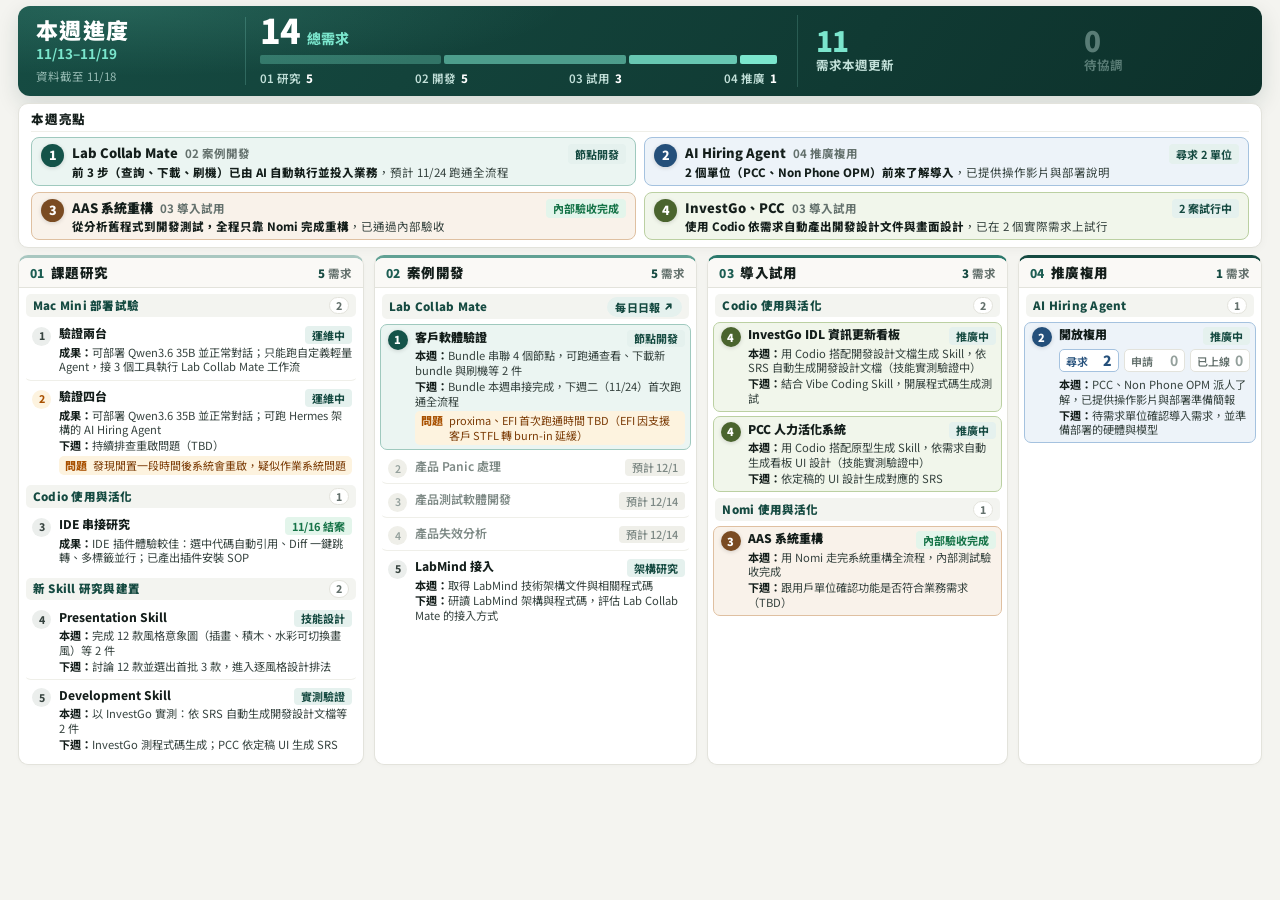
<file: public/index.html>
<!doctype html>
<html lang="zh-Hant">
<head>
<meta charset="utf-8">
<meta name="viewport" content="width=device-width,initial-scale=1,viewport-fit=cover">
<meta name="robots" content="noindex,nofollow">
<title>SW AI 推動全貌</title>
<link rel="preconnect" href="https://fonts.googleapis.com">
<link rel="preconnect" href="https://fonts.gstatic.com" crossorigin>
<link rel="stylesheet" href="https://fonts.googleapis.com/css2?family=Noto+Sans+TC:wght@400;500;700;900&display=swap">
<style>
/* 版面（2026-11-19 改版・方案 3A 由大到小展開）：
   第一層＝深松青全局數字頂冠（14 總需求＋四階段成熟度比例條｜11 需求本週更新｜0 待協調）；
   第二層＝本週亮點（2×2，四枚克制礦物色圓章 1–4，依重要性排序）；
   第三層＝四大模塊細節（01 課題研究｜02 案例開發｜03 導入試用｜04 推廣複用，四欄底部切齊，
   入選亮點列帶同色同號圓章與微底色，免懸停即可靜態配對；支援雙向懸停聚焦；點 Lab Collab Mate 進每日日報）。 */
:root{
  --ground:#F4F4F0; --paper:#FFFFFF; --paper-dim:#FAF9F6;
  --ink:#141E1B; --ink-2:#36433F; --muted:#63706C; --faint:#94A09C;
  --rule:#E3E3DC; --rule-soft:#EFEFE9; --band:#F3F4F0;
  --pine-deep:#0D312B; --pine:#154A41; --pine-mid:#1D5E53; --pine-soft:#E5F1EE;
  --jade:#7BE6CD; --mint-text:#C2E0D9;
  --ok:#157347; --ok-soft:#E3F5EB;
  --warn:#A85000; --warn-soft:#FDF3DF; --warn-ink:#7C3D08;
  --bad:#B91C1C; --bad-soft:#FDEAEA; --bad-bd:#F5BCBC; --bad-ink:#7F1D1D;
  --idle-ink:#7D8985; --idle-soft:#EFEFE9; --rno-bg:#EBEEEC;
  /* 四枚克制礦物識別色（亮點 1–4 上下靜態秒配對） */
  --c1:#145349; --c1-bg:#EBF5F2; --c1-bd:#9FC9BE;
  --c2:#244F7A; --c2-bg:#EDF3F9; --c2-bd:#A5C2DF;
  --c3:#7A4B22; --c3-bg:#F9F2EA; --c3-bd:#DFC0A1;
  --c4:#4A642E; --c4-bg:#F1F6EB; --c4-bd:#BBD0A2;
  --f-body:"Microsoft YaHei","微软雅黑","PingFang TC","PingFang SC","Noto Sans TC",system-ui,sans-serif;
}
@media (prefers-color-scheme: dark){:root:not([data-theme="light"]){
  --ground:#0E1412; --paper:#161E1C; --paper-dim:#1A2421;
  --ink:#E7EFEA; --ink-2:#BCCAC5; --muted:#8E9E99; --faint:#65746F;
  --rule:#283531; --rule-soft:#202B28; --band:#1D2724;
  --pine-deep:#0A2420; --pine:#59C2AE; --pine-mid:#4AB39F; --pine-soft:#16332E;
  --jade:#7BE6CD; --mint-text:#BBD8D1;
  --ok:#63CF95; --ok-soft:#143324;
  --warn:#F2AE52; --warn-soft:#342611; --warn-ink:#F6CA86;
  --bad:#F88379; --bad-soft:#3A1919; --bad-bd:#6E2C2C; --bad-ink:#FBC5C0;
  --idle-ink:#8A9793; --idle-soft:#222D2A; --rno-bg:#24312D;
  --c1:#48B3A0; --c1-bg:#142B27; --c1-bd:#2B5B53;
  --c2:#6BA3DC; --c2-bg:#162433; --c2-bd:#2E4F70;
  --c3:#DF9B62; --c3-bg:#2D2116; --c3-bd:#65462B;
  --c4:#95BE6A; --c4-bg:#1F2B17; --c4-bd:#445D30;
  color-scheme:dark}}
:root[data-theme="dark"]{
  --ground:#0E1412; --paper:#161E1C; --paper-dim:#1A2421;
  --ink:#E7EFEA; --ink-2:#BCCAC5; --muted:#8E9E99; --faint:#65746F;
  --rule:#283531; --rule-soft:#202B28; --band:#1D2724;
  --pine-deep:#0A2420; --pine:#59C2AE; --pine-mid:#4AB39F; --pine-soft:#16332E;
  --jade:#7BE6CD; --mint-text:#BBD8D1;
  --ok:#63CF95; --ok-soft:#143324;
  --warn:#F2AE52; --warn-soft:#342611; --warn-ink:#F6CA86;
  --bad:#F88379; --bad-soft:#3A1919; --bad-bd:#6E2C2C; --bad-ink:#FBC5C0;
  --idle-ink:#8A9793; --idle-soft:#222D2A; --rno-bg:#24312D;
  --c1:#48B3A0; --c1-bg:#142B27; --c1-bd:#2B5B53;
  --c2:#6BA3DC; --c2-bg:#162433; --c2-bd:#2E4F70;
  --c3:#DF9B62; --c3-bg:#2D2116; --c3-bd:#65462B;
  --c4:#95BE6A; --c4-bg:#1F2B17; --c4-bd:#445D30;
  color-scheme:dark}

*{box-sizing:border-box}
[hidden]{display:none!important}
:root{padding-top:env(safe-area-inset-top,0px);padding-bottom:env(safe-area-inset-bottom,0px)}
body{margin:0;background:var(--ground);color:var(--ink);font-family:var(--f-body);font-size:13.5px;line-height:1.48;-webkit-font-smoothing:antialiased}
h1,h2,h3,h4{margin:0;text-wrap:balance}
.num{font-variant-numeric:tabular-nums}

.page{
  max-width:1600px;margin:0 auto;
  padding-block:12px 14px;
  padding-left:max(18px,env(safe-area-inset-left,0px));
  padding-right:max(18px,env(safe-area-inset-right,0px));
  display:flex;flex-direction:column;gap:12px;
}

/* ===== 第一層：深松青全局數字頂冠 ===== */
.crown{
  background:
    radial-gradient(ellipse 60% 130% at 8% 0%, rgba(123,230,205,.16) 0%, transparent 60%),
    linear-gradient(125deg, #164C43 0%, #0D312B 100%);
  border-radius:12px;
  padding:14px 24px;
  color:#FFFFFF;
  display:grid;
  grid-template-columns:210px minmax(320px,1.8fr) minmax(155px,.85fr) minmax(105px,.55fr);
  gap:20px;
  align-items:center;
  box-shadow:0 8px 22px rgba(13,49,43,.14);
}
.crown-title{display:flex;flex-direction:column;gap:3px;padding-right:18px;border-right:1px solid rgba(157,240,223,.2)}
.crown-title h1{font-size:26px;font-weight:900;letter-spacing:.06em;line-height:1.12;color:#FFFFFF}
.crown-title .wk{font-size:13.5px;font-weight:700;color:var(--jade)}
.crown-title .asof{font-size:11.5px;color:rgba(194,224,217,.75);margin-top:1px}

.crown-dist{padding-right:20px;border-right:1px solid rgba(157,240,223,.18);display:flex;flex-direction:column;gap:6px}
.crown-dist-top{display:flex;align-items:baseline;gap:8px}
.crown-big{font-size:44px;font-weight:900;line-height:.86;color:#FFFFFF;letter-spacing:-.04em}
.crown-big-lbl{font-size:14px;font-weight:800;color:var(--jade)}
.mat-bar{display:flex;gap:3px;height:9px;width:100%}
.mat-bar i{display:block;height:100%;border-radius:2px}
.mat-s1{background:rgba(123,230,205,.30)}
.mat-s2{background:rgba(123,230,205,.56)}
.mat-s3{background:rgba(123,230,205,.82)}
.mat-s4{background:#7BE6CD}
.mat-leg{display:flex;justify-content:space-between;gap:8px;font-size:11.5px;color:var(--mint-text);font-weight:600}
.mat-leg span{white-space:nowrap}
.mat-leg em{font-style:normal;color:#FFFFFF;font-weight:800;margin-left:2px}

.kcell{display:flex;flex-direction:column;gap:3px;padding-left:4px}
.kcell .v{font-size:38px;font-weight:900;line-height:.9;color:#FFFFFF;letter-spacing:-.03em}
.kcell .k{font-size:12.5px;font-weight:700;color:var(--mint-text)}
.kcell.accent .v{color:var(--jade)}
.kcell.zero .v,.kcell.zero .k{color:rgba(194,224,217,.42)}
.kcell.alert{background:rgba(185,28,28,.9);border:1px solid rgba(254,202,202,.5);border-radius:8px;padding:7px 12px}
.kcell.alert .v{color:#FFFFFF}
.kcell.alert .k{color:#FECACA}

/* 請副總協助（有事項才出現） */
.ask{
  display:flex;align-items:baseline;gap:14px;
  background:var(--bad-soft);border:1px solid var(--bad-bd);border-radius:9px;
  padding:9px 16px;font-size:13px;color:var(--bad-ink);
}
.ask b{color:var(--bad);font-size:13.5px;font-weight:900;white-space:nowrap;padding-right:12px;border-right:1px solid var(--bad-bd)}
.ask div + div{margin-top:2px}

/* ===== 第二層：本週亮點（2×2，四色礦物圓章 1–4 靜態秒配對） ===== */
.hl-panel{
  background:var(--paper);border:1px solid var(--rule);border-radius:10px;
  padding:9px 14px 11px;box-shadow:0 2px 10px rgba(20,30,27,.035);
}
.hl-hd{padding-bottom:6px;margin-bottom:8px;border-bottom:1px solid var(--rule-soft);font-size:13.5px;font-weight:900;color:var(--ink);letter-spacing:.06em}
.hl-grid{display:grid;grid-template-columns:repeat(2,minmax(0,1fr));gap:8px 10px}
.hl-grid.n1{grid-template-columns:1fr}
.hl-grid.n3{grid-template-columns:repeat(3,minmax(0,1fr))}
.hl-card{
  padding:8px 11px;border-radius:8px;border:1.5px solid transparent;
  display:grid;grid-template-columns:24px minmax(0,1fr) auto;gap:2px 9px;align-items:start;
  cursor:default;transition:box-shadow .16s ease,transform .16s ease;
}
.hl-card.c1{background:var(--c1-bg);border-color:var(--c1-bd)}
.hl-card.c2{background:var(--c2-bg);border-color:var(--c2-bd)}
.hl-card.c3{background:var(--c3-bg);border-color:var(--c3-bd)}
.hl-card.c4{background:var(--c4-bg);border-color:var(--c4-bd)}
.hl-card:hover,.hl-card.is-hot{box-shadow:0 4px 14px rgba(20,30,27,.12);transform:translateY(-1px)}
.hl-card .c-pin{grid-row:1 / span 2;margin-top:1px}
.hl-card .c-head{display:flex;align-items:baseline;gap:7px;min-width:0;flex-wrap:wrap}
.hl-card .c-name{font-size:14px;font-weight:900;color:var(--ink)}
.hl-card .c-mod{font-size:11.5px;font-weight:700;color:var(--muted)}
.hl-card .c-body{grid-column:2 / -1;font-size:12.6px;color:var(--ink-2);line-height:1.45}
.hl-card .c-body strong{color:var(--ink);font-weight:800}
.hl-empty{padding:4px 0;color:var(--muted);font-size:13px}

/* 四色礦物大圓章（絕不與外層 class 同名） */
.pin{
  width:23px;height:23px;border-radius:50%;
  display:inline-grid;place-items:center;
  font-size:12.5px;font-weight:900;color:#FFFFFF;line-height:1;flex:none;
  box-shadow:0 1px 4px rgba(0,0,0,.15);
}
.pin.sm{width:20px;height:20px;font-size:11px}
.pin.pin-1{background:var(--c1)}
.pin.pin-2{background:var(--c2)}
.pin.pin-3{background:var(--c3)}
.pin.pin-4{background:var(--c4)}

/* ===== 第三層：四大模塊細節（四欄底部切齊） ===== */
.board{
  display:grid;
  grid-template-columns:1.22fr 1.14fr 1.06fr 0.86fr;
  gap:10px;
  align-items:stretch;
}
.col{display:flex;flex-direction:column;min-width:0}
.mod{
  background:var(--paper);border:1px solid var(--rule);border-radius:10px;overflow:hidden;
  display:flex;flex-direction:column;flex:1 1 auto;
  box-shadow:0 1px 4px rgba(20,30,27,.025);
}
.col:nth-child(1) .mod{border-top:3px solid #A8C7C0}
.col:nth-child(2) .mod{border-top:3px solid #60A194}
.col:nth-child(3) .mod{border-top:3px solid #2A786B}
.col:nth-child(4) .mod{border-top:3px solid #154A41}

.mod > header{
  padding:8px 13px 7px;border-bottom:1px solid var(--rule);background:var(--paper-dim);
  display:flex;align-items:baseline;justify-content:space-between;gap:6px;
}
.mod h3{font-size:14.5px;font-weight:900;color:var(--ink);display:inline-flex;align-items:baseline;gap:6px;letter-spacing:.03em}
.mod h3 .no{font-size:12px;font-weight:900;color:var(--pine-mid)}
.mod > header .cnt{font-size:11.5px;font-weight:700;color:var(--muted);white-space:nowrap}
.mod > header .cnt b{color:var(--pine);font-weight:900}

.mbody{padding:4px 13px 8px;display:flex;flex-direction:column;flex:1 1 auto}
.proj-block{margin-top:7px;display:flex;flex-direction:column}
.proj-block:first-child{margin-top:2px}
.proj-block.grow{flex:1 1 auto}

.proj-band{
  display:flex;align-items:center;justify-content:space-between;gap:6px;
  padding:4px 8px;margin:0 -4px 3px;border-radius:5px;
  background:var(--band);font-size:12px;font-weight:900;color:var(--pine);letter-spacing:.02em;
}
.proj-band .pcnt{
  font-size:10.5px;font-weight:800;color:var(--muted);
  background:var(--paper);border:1px solid var(--rule);padding:0 6px;border-radius:999px;
}

/* 可點進日報的整組互動區 */
.pgroup{
  display:flex;flex-direction:column;flex:1 1 auto;color:inherit;text-decoration:none;
  border-radius:7px;margin:0 -5px;padding:0 5px;transition:background .16s ease;
}
.pgroup:hover,.pgroup:focus-visible{background:var(--pine-soft)}
.pgroup:focus-visible{outline:2px solid var(--pine);outline-offset:2px}
.drill-pill{
  display:inline-flex;align-items:center;gap:3px;
  font-size:11px;font-weight:800;color:var(--pine);background:var(--pine-soft);
  padding:2px 8px;border-radius:999px;white-space:nowrap;transition:all .16s ease;
}
.pgroup:hover .drill-pill{background:var(--pine);color:#FFFFFF}
.drill-pill svg{transition:transform .16s ease}
.pgroup:hover .drill-pill svg{transform:translate(1.5px,-1.5px)}

/* 需求列 */
.req{
  display:grid;grid-template-columns:23px minmax(0,1fr) auto;gap:2px 7px;
  padding:5.5px 6px;margin:1.5px -6px;border-radius:7px;
  border:1px solid transparent;border-bottom-color:var(--rule-soft);
  font-size:12px;line-height:1.45;
  transition:background .16s ease,box-shadow .16s ease,opacity .16s ease,border-color .16s ease;
}
.req:last-child{border-bottom-color:transparent}
.req .i{
  grid-row:1 / span 5;width:19px;height:19px;border-radius:50%;
  background:var(--rno-bg);color:var(--ink-2);font-size:10.5px;font-weight:800;
  display:grid;place-items:center;margin-top:1.5px;justify-self:center;
}
.req.is-idle .i{background:var(--idle-soft);color:var(--faint);font-weight:600}
.req.has-warn:not(.hl-row) .i{background:var(--warn-soft);color:var(--warn)}
.req .pin-slot{grid-row:1 / span 5;display:flex;justify-content:center;padding-top:1px}

/* 亮點靜態配對列（免懸停一眼配對 1–4） */
.req.hl-row{margin-block:3.5px;padding:6px 6px}
.req.hl-c1{background:var(--c1-bg);border-color:var(--c1-bd)}
.req.hl-c2{background:var(--c2-bg);border-color:var(--c2-bd)}
.req.hl-c3{background:var(--c3-bg);border-color:var(--c3-bd)}
.req.hl-c4{background:var(--c4-bg);border-color:var(--c4-bd)}

.req h4{font-size:13px;font-weight:800;color:var(--ink);line-height:1.36}
.req.hl-row h4{font-weight:900}
.req.is-idle{padding:4px 6px}
.req.is-idle h4{color:var(--idle-ink);font-weight:600;font-size:12.4px}

.pill{
  font-size:11px;font-weight:700;padding:1.5px 7px;border-radius:4px;white-space:nowrap;
  color:var(--pine);background:var(--pine-soft);align-self:start;margin-top:1px;
}
.pill.done{color:var(--ok);background:var(--ok-soft)}
.pill.idle{color:var(--idle-ink);background:var(--idle-soft);font-weight:500}

.ln{grid-column:2 / -1;color:var(--ink-2)}
.ln b{font-weight:700;color:var(--ink)}
.ln.last{color:var(--muted)}

/* 問題塊（純淨暖琥珀柔底，狀態標籤維持原階段） */
.prob{
  grid-column:2 / -1;margin-top:2px;padding:3px 8px;border-radius:5px;
  background:var(--warn-soft);color:var(--warn-ink);
  font-size:11.5px;line-height:1.44;display:flex;gap:6px;align-items:baseline;
}
.prob b{font-weight:800;color:var(--warn);white-space:nowrap;flex:none}

/* 推廣型 3 格迷你漏斗條（不壓縮標題） */
.funnel-mini{
  grid-column:2 / -1;display:grid;grid-template-columns:repeat(3,minmax(0,1fr));gap:5px;margin:3px 0 4px;
}
.fm-cell{
  background:var(--paper);border:1px solid var(--rule);border-radius:5px;
  padding:3px 6px;display:flex;align-items:baseline;justify-content:space-between;
  font-size:11px;color:var(--muted);font-weight:600;
}
.fm-cell b{font-size:14px;font-weight:900;color:var(--ink);line-height:1}
.fm-cell.has{border-color:var(--c2-bd);color:var(--c2)}
.fm-cell.has b{color:var(--c2)}
.fm-cell.zero b{color:var(--faint);font-weight:700}

/* 雙向懸停連動聚焦 */
.board.linking .req{opacity:.35}
.board.linking .req.hl-linked{opacity:1!important;box-shadow:0 4px 14px rgba(20,30,27,.14)}

@media (prefers-reduced-motion:reduce){.pgroup,.drill-pill,.drill-pill svg,.hl-card,.req{transition:none}}

/* ===== 桌機單屏自適應收緊（fit1 → fit2 → fit3 → fit4，確保 1440×900 與壓力測試 0px 溢出） ===== */
html.fit1 .page{gap:9px;padding-block:9px 10px}
html.fit1 .crown{padding:11px 20px;gap:16px}
html.fit1 .crown-big{font-size:38px}
html.fit1 .kcell .v{font-size:32px}
html.fit1 .hl-panel{padding:7px 13px 9px}
html.fit1 .hl-hd{padding-bottom:4px;margin-bottom:6px}
html.fit1 .hl-card{padding:6px 10px}
html.fit1 .hl-card .c-body{font-size:12px;line-height:1.38}
html.fit1 .mod > header{padding:6px 12px 5px}
html.fit1 .mbody{padding:2px 12px 6px}
html.fit1 .proj-block{margin-top:5px}
html.fit1 .req{padding:4px 5px;font-size:11.6px;line-height:1.38}
html.fit1 .req.hl-row{padding:4.5px 5px;margin-block:2.5px}
html.fit1 .req h4{font-size:12.5px}

html.fit2 .page{gap:7px;padding-block:6px 8px}
html.fit2 .crown{padding:9px 18px;gap:14px}
html.fit2 .crown-title h1{font-size:22px}
html.fit2 .crown-big{font-size:34px}
html.fit2 .kcell .v{font-size:28px}
html.fit2 .hl-panel{padding:6px 12px 7px}
html.fit2 .hl-hd{font-size:12.5px;padding-bottom:3px;margin-bottom:5px}
html.fit2 .hl-grid{gap:6px 8px}
html.fit2 .hl-card{padding:5px 9px;gap:1px 7px}
html.fit2 .hl-card .c-name{font-size:13px}
html.fit2 .hl-card .c-body{font-size:11.5px;line-height:1.32}
html.fit2 .mod > header{padding:5px 11px 4px}
html.fit2 .mod h3{font-size:13.5px}
html.fit2 .mbody{padding:2px 11px 5px}
html.fit2 .proj-block{margin-top:4px}
html.fit2 .proj-band{padding:2.5px 7px;font-size:11.5px}
html.fit2 .req{padding:3px 5px;font-size:11.2px;line-height:1.32;gap:1px 6px}
html.fit2 .req.hl-row{padding:3.5px 5px;margin-block:2px}
html.fit2 .req h4{font-size:12px}
html.fit2 .prob{padding:2px 6px;font-size:11px;line-height:1.32}

html.fit3 .page{gap:5px;padding-block:5px 6px}
html.fit3 .crown{padding:7px 16px;gap:12px}
html.fit3 .crown-title h1{font-size:20px}
html.fit3 .crown-title .wk,html.fit3 .crown-title .asof{font-size:11px}
html.fit3 .crown-big{font-size:28px}
html.fit3 .kcell .v{font-size:24px}
html.fit3 .kcell .k,html.fit3 .mat-leg{font-size:10.5px}
html.fit3 .hl-panel{padding:5px 10px 6px}
html.fit3 .hl-hd{display:none}
html.fit3 .hl-grid{gap:5px 7px}
html.fit3 .hl-card{padding:4px 8px}
html.fit3 .hl-card .c-name{font-size:12px}
html.fit3 .hl-card .c-body{font-size:11px;line-height:1.26}
html.fit3 .mod > header{padding:4px 10px}
html.fit3 .mod h3{font-size:12.5px}
html.fit3 .mbody{padding:1px 10px 4px}
html.fit3 .proj-block{margin-top:3px}
html.fit3 .proj-band{padding:2px 6px;font-size:11px;margin-bottom:2px}
html.fit3 .req{padding:2.5px 4px;font-size:10.6px;line-height:1.25;gap:1px 5px;margin-block:1px}
html.fit3 .req.hl-row{padding:3px 4px;margin-block:1.5px}
html.fit3 .req h4{font-size:11.5px}
html.fit3 .pill{font-size:10px;padding:1px 5px}
html.fit3 .prob{padding:1.5px 5px;font-size:10.4px;line-height:1.24}
html.fit3 .ln.next{white-space:nowrap;overflow:hidden;text-overflow:ellipsis}

html.fit4 .page{gap:4px;padding-block:4px 4px}
html.fit4 .crown{padding:5px 14px;gap:10px}
html.fit4 .crown-title h1{font-size:18px}
html.fit4 .crown-title .asof{display:none}
html.fit4 .crown-big{font-size:24px}
html.fit4 .kcell .v{font-size:21px}
html.fit4 .hl-panel{padding:4px 8px}
html.fit4 .hl-hd{display:none}
html.fit4 .hl-card{padding:3px 7px}
html.fit4 .hl-card .c-name{font-size:11.5px}
html.fit4 .hl-card .c-body{font-size:10.5px;line-height:1.22}
html.fit4 .mod > header{padding:3px 9px}
html.fit4 .mbody{padding:1px 9px 3px}
html.fit4 .proj-block{margin-top:2px}
html.fit4 .proj-band{padding:1.5px 6px;font-size:10.5px;margin-bottom:1px}
html.fit4 .req{padding:2px 4px;font-size:10px;line-height:1.2;gap:0 4px;margin-block:0}
html.fit4 .req.hl-row{padding:2px 4px;margin-block:1px}
html.fit4 .req h4{font-size:11px}
html.fit4 .ln{white-space:nowrap;overflow:hidden;text-overflow:ellipsis}

/* 平板兩欄 */
@media (max-width:1120px){
  .crown{grid-template-columns:1fr 1fr;gap:12px 18px}
  .crown-title,.crown-dist{grid-column:1 / -1;border-right:0;padding-right:0;border-bottom:1px solid rgba(157,240,223,.18);padding-bottom:10px}
  .board{grid-template-columns:repeat(2,minmax(0,1fr))}
}

/* ===== 手機版（只在 760px 以下生效，桌機版不受影響） ===== */
@media (max-width:760px){
  .page{padding:10px 12px 18px;gap:12px}
  .crown{padding:14px 16px;grid-template-columns:1fr 1fr;gap:12px}
  .crown-title h1{font-size:24px}
  .crown-title .wk{font-size:14px}
  .crown-title .asof{font-size:12px}
  .crown-big{font-size:38px}
  .crown-big-lbl{font-size:14px}
  .mat-leg{font-size:12px;flex-wrap:wrap;gap:4px 10px}
  .kcell .v{font-size:32px}
  .kcell .k{font-size:13px}
  .hl-panel{padding:12px}
  .hl-hd{font-size:14px}
  .hl-grid,.hl-grid.n3{grid-template-columns:1fr;gap:8px}
  .hl-card{padding:10px 12px;gap:3px 10px}
  .hl-card .c-name{font-size:15px}
  .hl-card .c-mod{font-size:12.5px}
  .hl-card .c-body{font-size:13.5px;line-height:1.5}
  .board{grid-template-columns:1fr;gap:12px}
  .mod > header{padding:10px 14px}
  .mod h3{font-size:16px}
  .mod > header .cnt{font-size:12.5px}
  .mbody{padding:6px 14px 10px}
  .proj-band{padding:6px 10px;font-size:13px;margin:0 -4px 4px}
  .proj-band .pcnt{font-size:12px}
  .drill-pill{font-size:12.5px;padding:5px 10px;min-height:32px}
  .pgroup{padding:4px 5px}
  .req{padding:8px 6px;font-size:13.5px;line-height:1.52;gap:3px 8px}
  .req .i{font-size:12px;width:22px;height:22px}
  .pin.sm{width:22px;height:22px;font-size:12px}
  .req h4,.req.is-idle h4{font-size:15px}
  .pill{font-size:12px;padding:2px 8px}
  .ln.next{white-space:normal;overflow:visible}
  .prob{font-size:12.5px;padding:6px 10px}
  .fm-cell{font-size:12px;padding:5px 8px}
  .fm-cell b{font-size:15px}
  .ask{flex-direction:column;gap:4px;font-size:13.5px}
  .ask b{border-right:0;padding-right:0}
}
</style>
</head>
<body>
<div class="page">
  <header class="crown" id="crown"></header>
  <section class="ask" id="ask" aria-label="請副總協助" hidden></section>
  <section class="hl-panel" id="hlPanel" aria-label="本週亮點"></section>
  <main class="board" id="board" aria-label="四大模塊"></main>
</div>
<script>
/* ===== 資料（每週由 PM 依負責人訊息回覆更新） =====
   WEEK：本週週次；ASOF：資料截至（手動設定，頁面所有時間計算以它為準，不隨瀏覽當天變動）。
   MODULES：四大模塊，依成熟度路線排列（01 課題研究 → 02 案例開發 → 03 導入試用 → 04 推廣複用）。
   需求欄位：
     type   deliver＝交付型／research＝研究型／promo＝推廣型
     steps  交付型的時程步驟；null＝步驟待定
     start  尚未開始時的預計開始日
     sub    某個步驟底下的子階段 {at, items}
     ms     PM 規劃的里程碑 [日期, 名稱]
     rel    與其他需求的關聯
     nums   推廣型漏斗指標名稱
     rep    本週回報：{now, subDone, subs, pill, hideDone, issue, done, next,
                       hl:[{i:完成索引, s:主題, t:短句, b:亮點粗體前句(選填), badge:狀態標籤(選填), o:順序, also:[同亮點其他需求名]}],
                       help, conclusion, nums}；null＝尚未回報／未啟動
     last   最近一次已知狀態：{date, now, subs, text} */
const WEEK = {from:"2026-11-13", to:"2026-11-19"};
const ASOF = "2026-11-18";

const WF = ["設計規劃","節點開發","首次跑通","五次跑通","用戶驗收","上線"];
const SKILL = ["市場調研","技能設計","建置","實測驗證","推廣接入"];

const MODULES = [
  {no:"①", name:"課題研究", short:"研究", col:0, reqs:[
    {proj:"Mac Mini 部署試驗", name:"驗證兩台", type:"research", dri:"萬鋒", q:"可穩定運行的模型上限", rel:"跑 Lab Collab Mate 工作流",
     desc:"硬體：Mac mini 24G × 2，雷靂 5 全互聯。已部署 Qwen3.6 35B A3B（4-bit），進入部署後運維：有 bug 且影響運行中的項目才 debug。",
     rep:{pill:"運維中", conclusion:"可部署 Qwen3.6 35B 並正常對話；只能跑自定義輕量 Agent，接 3 個工具執行 Lab Collab Mate 工作流"}},
    {proj:"Mac Mini 部署試驗", name:"驗證四台", type:"research", dri:"萬鋒", q:"模型上限與 Hiring Agent 端到端結果", rel:"以 AI Hiring Agent 驗證",
     desc:"硬體：Mac mini 24G × 4，雷靂 5 全互聯。已部署 Qwen3.6 35B A3B（4-bit），進入部署後運維。記憶體：只跑模型單機 13G；跑 AI Hiring Agent 單機 26G（超過實體 24G，會用到 Swap）。",
     rep:{pill:"運維中", conclusion:"可部署 Qwen3.6 35B 並正常對話；可跑 Hermes 架構的 AI Hiring Agent",
          issue:"發現閒置一段時間後系統會重啟，疑似作業系統問題", next:["持續排查重啟問題（TBD）"]}},
    {proj:"Codio 使用與活化", name:"IDE 串接研究", type:"research", dri:"Neo", q:"從 IDE 使用 Codio 與直接使用的差異",
     desc:"比較 Codio 的 IDE 插件與原生 TUI：插件在上手、多會話、閱讀輸出、選中代碼、引用檔案、跳回代碼都較直覺；TUI 把操作留在鍵盤上。產出 IDE 插件安裝 SOP（5 步）。11/16 結案，沒有規劃下一步。",
     rep:{pill:"11/16 結案", conclusion:"IDE 插件體驗較佳：選中代碼自動引用、Diff 一鍵跳轉、多標籤並行；已產出插件安裝 SOP",
          done:["完成 IDE 插件與原生 TUI 體驗比較，產出插件安裝 SOP，11/16 結案"], hideDone:true}},
    {proj:"新 Skill 研究與建置", name:"Presentation Skill", type:"deliver", dri:"Alyanna", steps:SKILL, rel:"之後接上 Nomi",
     sub:{at:2, items:["目標／對象／架構／內容梳理","風格與排版","品管與檢查驗證"]},
     desc:"技能名 deck-architect（從頭到尾支援簡報全流程的 Skill）。目前在技能設計：方法論已用 4 份真實簡報驗證，正在做設計美感的風格定調。",
     rep:{now:1,
          done:["完成 12 款風格意象圖（插畫、積木、水彩可切換畫風）", "依審閱回饋重做顧問報告、週報、攝影雜誌三款"],
          next:["討論 12 款並選出首批 3 款，進入逐風格設計排法"]}},
    {proj:"新 Skill 研究與建置", name:"Development Skill", type:"deliver", dri:"Lucas", steps:SKILL, rel:"由 Codio 執行，InvestGo、PCC 驗證",
     sub:{at:2, items:["需求梳理","SRS","原型設計","開發設計文檔","程式碼生成校正","上線運維","測試用例生成"]},
     desc:"以 InvestGo 部門 IDL 資訊更新看板、PCC 人力活化系統兩個需求實測，與 Codio 的兩個案例共用驗證。",
     rep:{now:3,
          done:["以 InvestGo 實測：依 SRS 自動生成開發設計文檔", "以 PCC 實測：依需求自動生成看板 UI 設計"],
          next:["InvestGo 測程式碼生成；PCC 依定稿 UI 生成 SRS"]}}
  ]},
  {no:"②", name:"案例開發", short:"開發", col:1, reqs:[
    {proj:"Lab Collab Mate", name:"客戶軟體驗證", type:"deliver", dri:"Simon、Gary、景棠、熙宁", steps:WF,
     ms:[["2026-11-24","Bundle 首次跑通"],["2026-11-25","proxima 自動化節點開發完成"],["2026-12-01","Bundle 五次跑通"],["2026-12-11","正式上線（proxima、EFI 首次跑通 TBD）"]],
     rep:{now:1, subs:[["Bundle",1],["proxima",1],["EFI",1]],
          done:["Bundle 串聯 4 個節點，可跑通查看、下載新 bundle 與刷機", "Bundle 累計 9 個、proxima 6 個、EFI 1 個自動化節點"],
          hl:[{i:0, s:"Lab Collab Mate", b:"前 3 步（查詢、下載、刷機）已由 AI 自動執行並投入業務", t:"，預計 11/24 跑通全流程", o:1}],
          issue:"proxima、EFI 首次跑通時間 TBD（EFI 因支援客戶 STFL 轉 burn-in 延緩）",
          next:["Bundle 本週串接完成，下週二（11/24）首次跑通全流程"]}},
    {proj:"Lab Collab Mate", name:"產品 Panic 處理", type:"deliver", dri:"Simon、Gary、熙宁", steps:WF, start:"2026-12-01",
     ms:[["2026-11-27","串口方案定案"],["2026-12-01","開始工具開發與串連"],["2026-12-11","首次跑通"],["2026-12-18","五次跑通"],["2027-01-08","正式上線"]],
     rep:null, last:{date:"2026-11-11", now:-1}},
    {proj:"Lab Collab Mate", name:"產品測試軟體開發", type:"deliver", dri:"熙宁", steps:WF, start:"2026-12-14", rel:"調研 Codio 融入工作流",
     ms:[["2026-12-14","開始調研"],["2027-01-08","給出時程"]], rep:null, last:{date:"2026-11-11", now:-1}},
    {proj:"Lab Collab Mate", name:"產品失效分析", type:"deliver", dri:"萬鋒、景棠", steps:WF, start:"2026-12-14", rel:"調研 AI FA 融入工作流",
     ms:[["2026-12-14","開始調研"],["2027-01-08","給出時程"]], rep:null, last:{date:"2026-11-11", now:-1}},
    {proj:"Lab Collab Mate", name:"LabMind 接入", type:"deliver", dri:null, steps:["架構研究","適配設計","資源評估與準備","正式串連測試","用戶 Try Run"],
     ms:[["2026-11-16","開始架構研究"],["2026-12-07","適配設計、資源評估與準備同時開始"],["2026-12-11","和 LabMind 團隊定案方案 A／B"],["2027-01-08","部署方案提案會"]],
     rep:{now:0,
          done:["取得 LabMind 技術架構文件與相關程式碼"],
          next:["研讀 LabMind 架構與程式碼，評估 Lab Collab Mate 的接入方式"]}}
  ]},
  {no:"③", name:"導入試用", short:"試用", col:2, reqs:[
    {proj:"Codio 使用與活化", name:"InvestGo IDL 資訊更新看板", type:"promo", dri:"Lucas", rel:"與 Development Skill 共用 InvestGo 驗證",
     desc:"大型系統類開發：以 InvestGo 部門 IDL 資訊更新看板需求為試點，用 Codio 搭配開發 Skill 走開發流程。",
     rep:{done:["用 Codio 搭配開發設計文檔生成 Skill，依 SRS 自動生成開發設計文檔（技能實測驗證中）"],
          next:["結合 Vibe Coding Skill，開展程式碼生成測試"],
          hl:[{i:0, o:4, s:"InvestGo、PCC", badge:"2 案試行中", b:"使用 Codio 依需求自動產出開發設計文件與畫面設計", t:"，已在 2 個實際需求上試行", also:["PCC 人力活化系統"]}]}},
    {proj:"Codio 使用與活化", name:"PCC 人力活化系統", type:"promo", dri:"Lucas", rel:"與 Development Skill 共用驗證",
     desc:"大型系統類開發：以 PCC 人力活化系統需求為試點，用 Codio 搭配開發 Skill 走開發流程。",
     rep:{done:["用 Codio 搭配原型生成 Skill，依需求自動生成看板 UI 設計（技能實測驗證中）"],
          next:["依定稿的 UI 設計生成對應的 SRS"]}},
    {proj:"Nomi 使用與活化", name:"AAS 系統重構", type:"deliver", dri:"Tylee",
     steps:["系統分析","需求梳理","原型確認","技術規劃","AI 開發測試","內部試用驗收","用戶單位確認","Xylon 架構重構"],
     desc:"用 Nomi 經 6 輪迭代（10/21–11/13），驗收 4 次退回後通過；下一階段改為 Xylon 系統管理架構。",
     rep:{now:5, pill:"內部驗收完成",
          done:["用 Nomi 走完系統重構全流程，內部測試驗收完成"],
          next:["跟用戶單位確認功能是否符合業務需求（TBD）"],
          hl:[{i:0, o:3, s:"AAS 系統重構", b:"從分析舊程式到開發測試，全程只靠 Nomi 完成重構", t:"，已通過內部驗收"}]}}
  ]},
  {no:"④", name:"推廣複用", short:"推廣", col:3, reqs:[
    {proj:"AI Hiring Agent", name:"開放複用", type:"promo", dri:"Alyanna", nums:["尋求","申請","已上線"], numUnit:"單位",
     rep:{nums:{"尋求":2, "申請":0, "已上線":0},
          done:["PCC、Non Phone OPM 派人了解，已提供操作影片與部署準備簡報"],
          next:["待需求單位確認導入需求，並準備部署的硬體與模型"],
          hl:[{i:0, o:2, s:"AI Hiring Agent", badge:"尋求 2 單位", b:"2 個單位（PCC、Non Phone OPM）前來了解導入", t:"，已提供操作影片與部署說明"}]}}
  ]}
];

/* ===== 計算與呈現 ===== */
const $ = id => document.getElementById(id);
const esc = s => String(s ?? "").replace(/[&<>"]/g, c => ({"&":"&amp;","<":"&lt;",">":"&gt;",'"':"&quot;"}[c]));
const dn = s => Date.UTC(+s.slice(0,4), +s.slice(5,7)-1, +s.slice(8,10)) / 864e5;
const md = s => `${+s.slice(5,7)}/${+s.slice(8,10)}`;
const BASE = dn(ASOF);
const ARROW_OUT = `<svg width="11" height="11" viewBox="0 0 12 12" fill="none" stroke="currentColor" stroke-width="1.8" stroke-linecap="round" stroke-linejoin="round" aria-hidden="true"><path d="M3.5 8.5L8.5 3.5M4.5 3.5h4v4"/></svg>`;

const REQS = MODULES.flatMap((m, mi) => m.reqs.map(r => ({...r, _modNo: String(mi + 1).padStart(2, "0"), _modName: m.name})));
const reported = REQS.filter(r => r.rep);
const helps = reported.filter(r => r.rep.help);
const hasDone = r => r.rep && (r.rep.done || []).length > 0;

/* 狀態標籤 */
const nowSet = v => new Set([].concat(v ?? []));
function pill(r){
  const src = r.rep || r.last;
  if (r.rep && r.rep.pill) {
    const p = r.rep.pill;
    const isDone = /結案|驗收完成|已上線/.test(p);
    return [isDone ? "done" : "", p];
  }
  if (r.type === "deliver") {
    if (!r.steps) return ["idle", r.rep ? "步驟待定" : "待回報"];
    const now = src ? src.now : null;
    if (now == null) return ["idle", "待回報"];
    const set = nowSet(now), max = Math.max(...set);
    if (max < 0) return ["idle", r.start ? `預計 ${md(r.start)}` : "尚未開始"];
    if (r.sub && max === r.sub.at) return ["", `完成 ${src.subDone || 0}/${r.sub.items.length} 子階段`];
    return ["", r.steps[max]];
  }
  if (r.type === "research") return r.rep ? ["", r.rep.conclusion ? "已有結論" : "測試中"] : ["idle", "待回報"];
  return r.rep ? ["", "推廣中"] : ["idle", "待回報"];
}

/* 第一層：深松青全局數字頂冠（統一使用「需求」口徑） */
const matBars = MODULES.map((m, i) => `<i class="mat-s${i+1}" style="flex:${m.reqs.length}"></i>`).join("");
const matLegs = MODULES.map((m, i) => `<span>${String(i+1).padStart(2,"0")} ${esc(m.short || m.name.slice(0,2))} <em>${m.reqs.length}</em></span>`).join("");
const waitCls = helps.length ? "alert" : "zero";
$("crown").innerHTML = `
  <div class="crown-title">
    <h1>本週進度</h1>
    <span class="wk num">${md(WEEK.from)}–${md(WEEK.to)}</span>
    <span class="asof num">資料截至 ${md(ASOF)}</span>
  </div>
  <div class="crown-dist">
    <div class="crown-dist-top">
      <span class="crown-big num">${REQS.length}</span>
      <span class="crown-big-lbl">總需求</span>
    </div>
    <div class="mat-bar" aria-label="四階段需求分佈">${matBars}</div>
    <div class="mat-leg num">${matLegs}</div>
  </div>
  <div class="kcell accent">
    <span class="v num">${reported.length}</span>
    <span class="k">需求本週更新</span>
  </div>
  <div class="kcell ${waitCls}">
    <span class="v num">${helps.length}</span>
    <span class="k">待協調${helps.length ? " ⚠" : ""}</span>
  </div>`;

/* 請副總協助（有事項才顯示） */
if (helps.length) {
  $("ask").hidden = false;
  $("ask").innerHTML = `<b>請副總協助</b><div>${helps.map(r => `<div>${esc(r.rep.help)}<span class="num" style="opacity:.75">（${esc(r.name)}）</span></div>`).join("")}</div>`;
}

/* 第二層：本週亮點（最多 4 則，自動配發四色礦物編號 1–4 並反查下方對應需求列） */
let wins = reported.flatMap(r => (r.rep.hl || []).map(h => {
  const obj = typeof h === "number" ? {i:h} : h;
  const [pCls, pWord] = pill(r);
  return {
    s: obj.s || r.name,
    b: obj.b || "",
    t: obj.t || (r.rep.done && r.rep.done[obj.i]) || "",
    o: obj.o ?? 99,
    mod: `${r._modNo} ${r._modName}`,
    badge: obj.badge || pWord,
    badgeCls: obj.badge ? "" : pCls,
    targets: [r.name, ...(obj.also || [])]
  };
}));
wins.sort((a, b) => a.o - b.o);
if (!wins.length) {
  wins = reported.filter(hasDone).slice(0, 4).map((r, idx) => {
    const [pCls, pWord] = pill(r);
    return {s:r.name, b:"", t:r.rep.done[0], o:idx+1, mod:`${r._modNo} ${r._modName}`, badge:pWord, badgeCls:pCls, targets:[r.name]};
  });
}
wins = wins.slice(0, 4);

/* 建立 需求名稱 → 亮點編號 (1..4) 的對照表 */
const reqToPin = new Map();
wins.forEach((w, idx) => {
  const pin = idx + 1;
  w.pin = pin;
  w.targets.forEach(name => reqToPin.set(name, pin));
});

$("hlPanel").innerHTML = wins.length
  ? `<div class="hl-hd">本週亮點</div><div class="hl-grid n${wins.length}">${wins.map(w => `
      <div class="hl-card c${w.pin}" data-hl="p${w.pin}">
        <span class="pin pin-${w.pin} c-pin num">${w.pin}</span>
        <div class="c-head"><span class="c-name">${esc(w.s)}</span><span class="c-mod num">${esc(w.mod)}</span></div>
        <span class="pill ${w.badgeCls} num">${esc(w.badge)}</span>
        <div class="c-body">${w.b ? `<strong>${esc(w.b)}</strong>${esc(w.t)}` : esc(w.t)}</div>
      </div>`).join("")}</div>`
  : `<div class="hl-hd">本週亮點</div><div class="hl-empty">本週回報彙整中</div>`;

/* 滑鼠提示：DRI、關聯、步驟、子項狀態、下一里程碑 */
function tip(r){
  const src = r.rep || r.last, t = [`DRI：${r.dri || "待補"}`];
  if (r.rel) t.push(`關聯：${r.rel}`);
  if (r.steps) t.push(`步驟：${r.steps.join(" → ")}`);
  if (r.sub) t.push(`${r.steps[r.sub.at]}的子階段：${r.sub.items.join("、")}`);
  if (src && src.subs) t.push(src.subs.map(([n, i]) => `${n}：${i >= 0 ? r.steps[i] : "未開始"}`).join("；") + (r.rep ? "" : `（${md(src.date)} 回報）`));
  const m = (r.ms || []).find(x => dn(x[0]) >= BASE); if (m) t.push(`下一里程碑：${md(m[0])} ${m[1]}`);
  if (r.type === "research") t.push(`要回答：${r.q}`);
  if (r.desc) t.push(r.desc);
  return t.join("\n");
}
const more = arr => arr.length > 1 ? `等 ${arr.length} 件` : "";

function reqHTML(r, i){
  const [cls, word] = pill(r);
  const isIdle = cls === "idle";
  const pin = reqToPin.get(r.name);
  let rows = "";

  /* 推廣型多指標（如 尋求 2 / 申請 0 / 已上線 0）：排在標題下方 3 格漏斗，絕不壓縮標題 */
  if (r.nums && r.rep && r.rep.nums) {
    rows += `<div class="funnel-mini">${r.nums.map(k => {
      const v = r.rep.nums[k] ?? 0;
      return `<div class="fm-cell ${v > 0 ? "has" : "zero"}"><span>${esc(k)}</span><b class="num">${v}</b></div>`;
    }).join("")}</div>`;
  }
  if (r.rep) {
    if (r.rep.conclusion) rows += `<div class="ln"><b>成果：</b>${esc(r.rep.conclusion)}</div>`;
    const d = r.rep.done || [], n = r.rep.next || [];
    if (d.length && !r.rep.hideDone) rows += `<div class="ln"><b>本週：</b>${esc(d[0])}${more(d)}</div>`;
    if (n.length) rows += `<div class="ln next" title="下週：${esc(n.join("；"))}"><b>下週：</b>${esc(n[0])}${more(n)}</div>`;
    if (r.rep.issue) rows += `<div class="prob"><b>問題</b><span>${esc(r.rep.issue)}</span></div>`;
  } else if (r.last && r.last.text) {
    rows += `<div class="ln last"><b>上次（${md(r.last.date)}）：</b>${esc(r.last.text)}</div>`;
  }

  const leftMark = pin
    ? `<div class="pin-slot"><span class="pin sm pin-${pin} num">${pin}</span></div>`
    : `<span class="i num">${i}</span>`;
  const rowCls = [
    "req",
    isIdle ? "is-idle" : "",
    r.rep && r.rep.issue ? "has-warn" : "",
    pin ? `hl-row hl-c${pin}` : ""
  ].filter(Boolean).join(" ");

  return `<div class="${rowCls}" ${pin ? `data-hl="p${pin}"` : ""} title="${esc(tip(r))}">${leftMark}<h4>${esc(r.name)}</h4><span class="pill ${cls} num">${esc(word)}</span>${rows}</div>`;
}

const LINKS = {"Lab Collab Mate":"daily.html"};
function modHTML(m, k){
  const groups = [];
  let proj = null;
  m.reqs.forEach((r, i) => {
    if (r.proj !== proj) { proj = r.proj; groups.push({proj, items:[]}); }
    groups[groups.length - 1].items.push(reqHTML(r, i + 1));
  });
  const body = groups.map(g => {
    const band = `<div class="proj-band"><span>${esc(g.proj)}</span>${LINKS[g.proj]
      ? `<span class="drill-pill">每日日報 ${ARROW_OUT}</span>`
      : `<span class="pcnt num">${g.items.length}</span>`}</div>`;
    return LINKS[g.proj]
      ? `<div class="proj-block grow"><a class="pgroup" href="${LINKS[g.proj]}" aria-label="${esc(g.proj)} 每日日報">${band}${g.items.join("")}</a></div>`
      : `<div class="proj-block">${band}${g.items.join("")}</div>`;
  }).join("");
  return `<div class="col"><section class="mod"><header><h3><span class="no num">${String(k + 1).padStart(2, "0")}</span>${esc(m.name)}</h3><span class="cnt num"><b>${m.reqs.length}</b> 需求</span></header><div class="mbody">${body}</div></section></div>`;
}

$("board").innerHTML = MODULES.map((m, k) => modHTML(m, k)).join("");

/* 雙向懸停連動：移到亮點卡或對應列時聚焦高亮 */
(() => {
  const board = $("board");
  const cards = document.querySelectorAll(".hl-card[data-hl]");
  const rows = board.querySelectorAll(".req[data-hl]");
  const setHot = key => {
    board.classList.toggle("linking", !!key);
    cards.forEach(c => c.classList.toggle("is-hot", c.dataset.hl === key));
    rows.forEach(r => r.classList.toggle("hl-linked", r.dataset.hl === key));
  };
  cards.forEach(c => {
    c.addEventListener("mouseenter", () => setHot(c.dataset.hl));
    c.addEventListener("mouseleave", () => setHot(null));
  });
  rows.forEach(r => {
    r.addEventListener("mouseenter", () => setHot(r.dataset.hl));
    r.addEventListener("mouseleave", () => setHot(null));
  });
})();

/* 一頁不滾動：桌機依實際高度逐級收緊（寬鬆 → fit1 → fit2 → fit3 → fit4） */
function fit(){
  const el = document.documentElement;
  const levels = ["fit1", "fit2", "fit3", "fit4"];
  el.classList.remove(...levels);
  if (innerWidth <= 1120) return;
  for (const c of levels) {
    if (el.scrollHeight <= innerHeight) break;
    el.classList.remove(...levels);
    el.classList.add(c);
  }
}
fit();
if (document.fonts && document.fonts.ready) document.fonts.ready.then(fit);
let fitT; addEventListener("resize", () => { clearTimeout(fitT); fitT = setTimeout(fit, 100); });
</script>
</body>
</html>
</file>
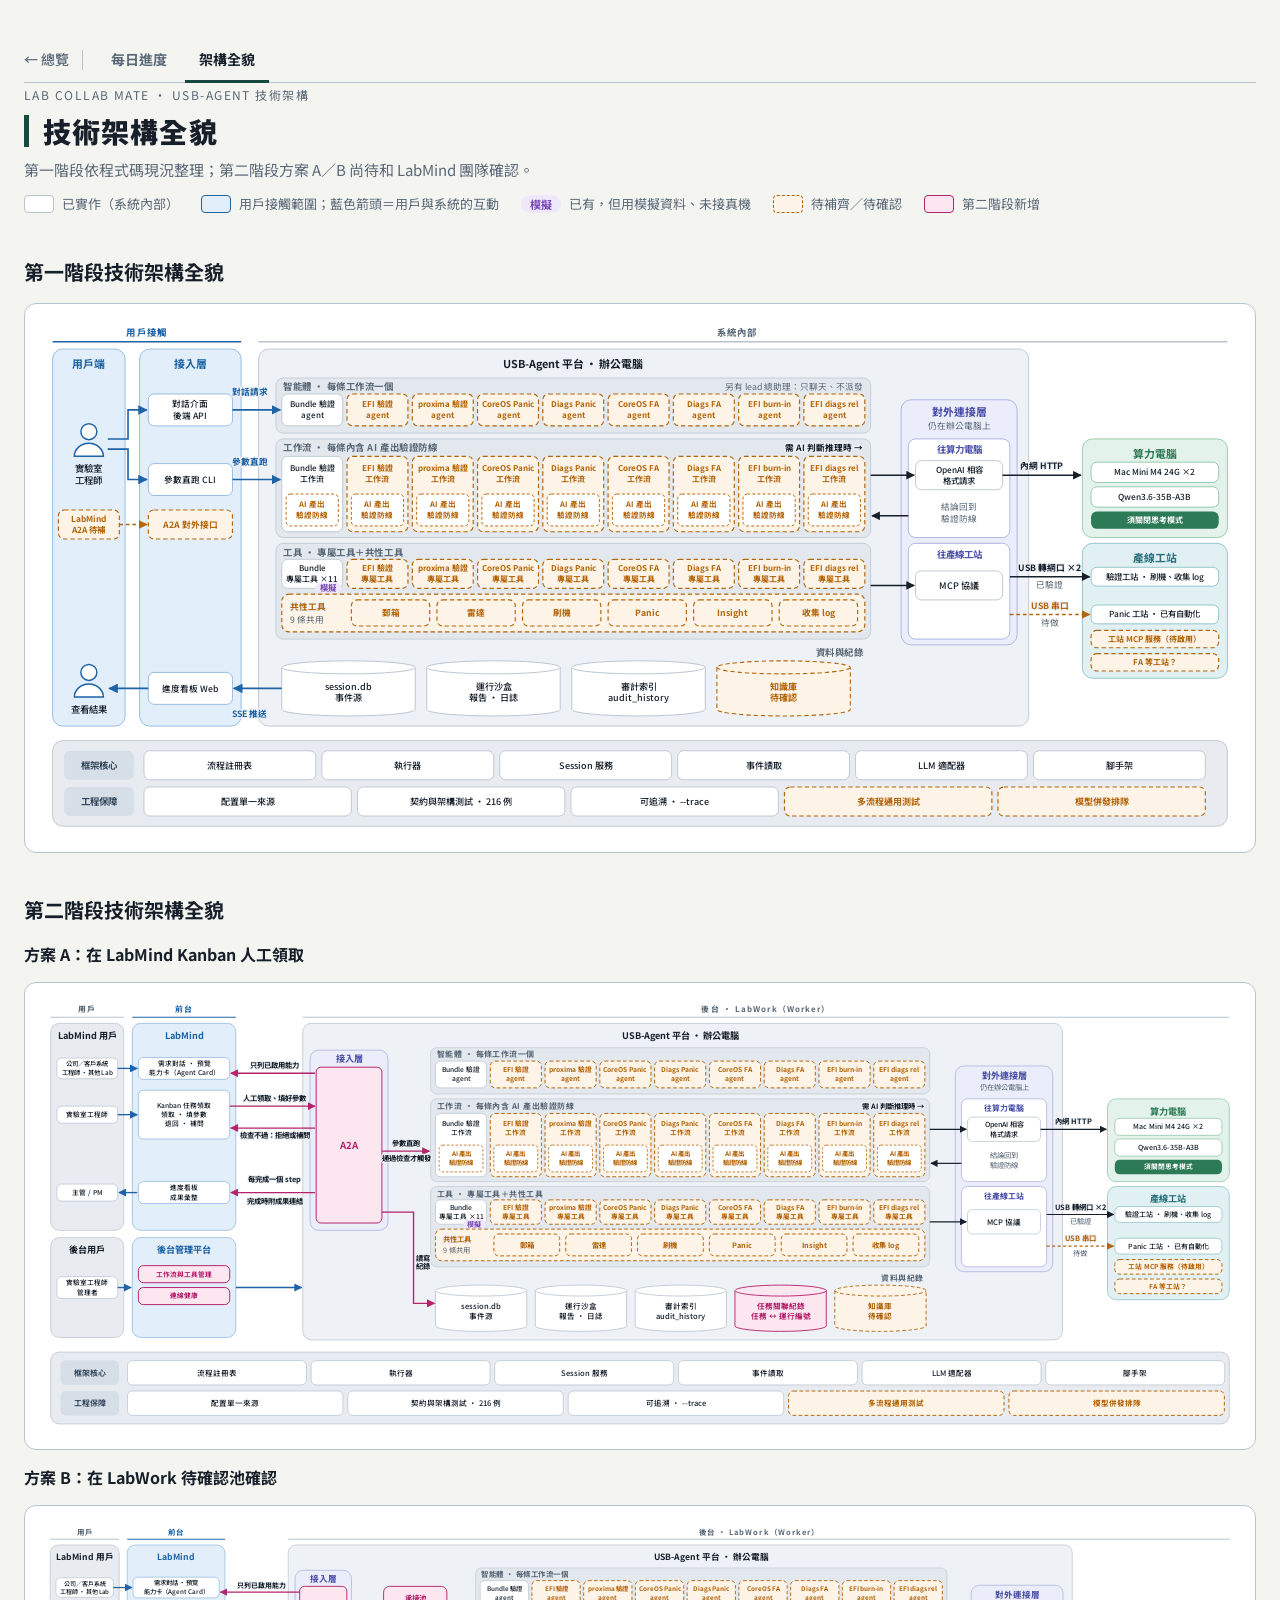
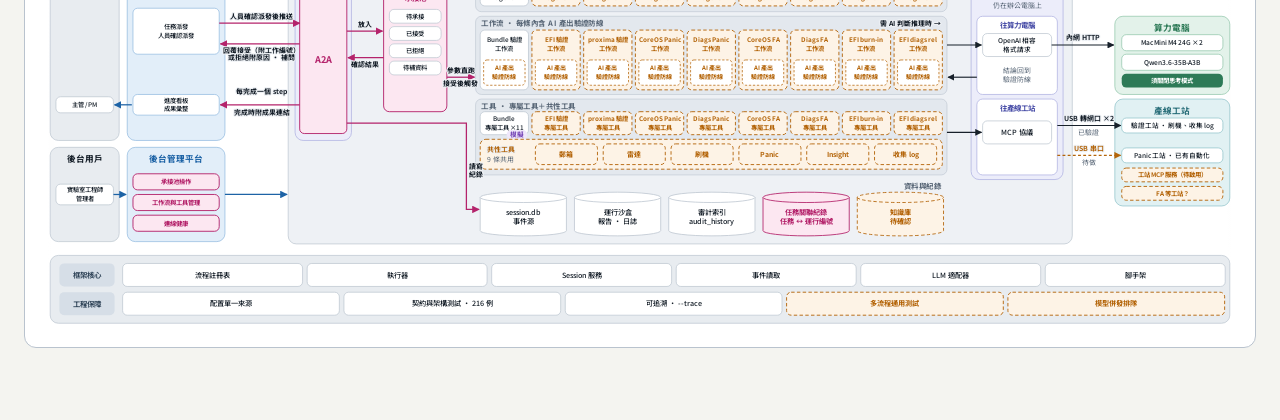
<file: public/arch.html>
<!doctype html>
<html lang="zh-Hant">
<head>
<meta charset="utf-8">
<meta name="viewport" content="width=device-width,initial-scale=1,viewport-fit=cover">
<meta name="robots" content="noindex,nofollow">
<title>Lab Collab Mate 架構全貌</title>
<link rel="preconnect" href="https://fonts.googleapis.com">
<link rel="preconnect" href="https://fonts.gstatic.com" crossorigin>
<link rel="stylesheet" href="https://fonts.googleapis.com/css2?family=Noto+Sans+TC:wght@400;500;700;900&display=swap">
<style>
/* Layout: single reading column; wide figures scroll sideways on phones; tables scroll in their own box. */
:root{
  --bg:#F2F4F6; --surface:#FFFFFF; --band:#E8ECF0; --fg:#17202A; --muted:#5A6878; --line:#B9C3CE;
  --head:#DCE4EC; --gap:#B4650A; --gap-soft:#FDF3E6; --mock:#7A4BB8; --mock-soft:#EFE7FA;
  --user:#1D63A6; --user-soft:#E2EEF9; --ubox:#F6FAFE; --user-line:#8DB6DE;
  --plat:#EEF1F5; --comp:#2D7A57; --comp-soft:#E3F2EA; --comp-line:#8CC3A6;
  --stn:#2A6F7A; --stn-soft:#E1F1F3; --stn-line:#89BFC6;
  --arrow:#6A8FB3; --arrow-soft:#DCE8F4; --link:#4A4FA8; --link-soft:#ECEDFA; --link-line:#A9ACDF; --lane:#E4E9EF; --p2:#B4236B; --p2-soft:#FCE7F1; --band2:#E3E8EE; --lane-on:#D7E3EF; --rl:#D6DEE7; --rl-fg:#33475B;
  --f-body:"Noto Sans TC","PingFang TC","Microsoft JhengHei",system-ui,sans-serif;
  --f-mono:"IBM Plex Mono",ui-monospace,Menlo,Consolas,monospace;
}
@media (prefers-color-scheme: dark){:root:not([data-theme="light"]){
  --bg:#12171D; --surface:#1A222B; --band:#202A35; --fg:#E5EBF0; --muted:#9AA8B6; --line:#3D4A58;
  --head:#2A3644; --gap:#F0A84E; --gap-soft:#33261A; --mock:#C3A3F0; --mock-soft:#2E2540;
  --user:#7DB8EE; --user-soft:#1A2C3F; --ubox:#1C2735;
  --user-line:#3F6F9C; --plat:#1D252F; --comp:#6CC495; --comp-soft:#17302A; --comp-line:#3E7A5E;
  --stn:#6FC3CE; --stn-soft:#163036; --stn-line:#3B7880; --arrow:#7FA6CC; --arrow-soft:#1E3043; --link:#A9ADF2; --link-soft:#22243F; --link-line:#4A4E8A; --lane:#232C37; --p2:#F28DBE; --p2-soft:#3A1A2B; --band2:#222B36; --lane-on:#283A4C; --rl:#2B3644; --rl-fg:#C9D5E1; color-scheme:dark}}
:root[data-theme="dark"]{
  --bg:#12171D; --surface:#1A222B; --band:#202A35; --fg:#E5EBF0; --muted:#9AA8B6; --line:#3D4A58;
  --head:#2A3644; --gap:#F0A84E; --gap-soft:#33261A; --mock:#C3A3F0; --mock-soft:#2E2540;
  --user:#7DB8EE; --user-soft:#1A2C3F; --ubox:#1C2735;
  --user-line:#3F6F9C; --plat:#1D252F; --comp:#6CC495; --comp-soft:#17302A; --comp-line:#3E7A5E;
  --stn:#6FC3CE; --stn-soft:#163036; --stn-line:#3B7880; --arrow:#7FA6CC; --arrow-soft:#1E3043; --link:#A9ADF2; --link-soft:#22243F; --link-line:#4A4E8A; --lane:#232C37; --p2:#F28DBE; --p2-soft:#3A1A2B; --band2:#222B36; --lane-on:#283A4C; --rl:#2B3644; --rl-fg:#C9D5E1; color-scheme:dark}
*{box-sizing:border-box}
body{background:var(--bg);color:var(--fg);font-family:var(--f-body);font-size:15px;line-height:1.7}
.wrap{max-width:1960px;margin:0 auto;padding-block:32px 64px;padding-left:max(16px,env(safe-area-inset-left,0px));padding-right:max(16px,env(safe-area-inset-right,0px));display:flex;flex-direction:column;gap:40px}
h1,h2,h3{margin:0;text-wrap:balance}
h1{font-size:28px;line-height:1.3}
h2{font-size:20px}
h3{font-size:16px}
.eyebrow{font-size:12px;letter-spacing:.12em;color:var(--muted)}
.lede{margin:0;max-width:80ch;color:var(--muted)}
header{display:flex;flex-direction:column;gap:10px}
section{display:flex;flex-direction:column;gap:14px;min-width:0}
.legend{display:flex;flex-wrap:wrap;gap:10px 22px;font-size:13px;color:var(--muted);align-items:center}
.legend span{display:inline-flex;align-items:center;gap:8px}
.sw{width:30px;height:18px;border-radius:4px;display:inline-block;font-style:normal}
.sw.solid{background:var(--surface);border:1.5px solid var(--line)}
.sw.usw{background:var(--user-soft);border:1.5px solid var(--user)}
.sw.gapsw{background:var(--gap-soft);border:1.5px dashed var(--gap)}
.sw.mocksw{background:var(--mock-soft);border-radius:9px;width:40px;font-size:11px;color:var(--mock);text-align:center;line-height:18px;font-weight:700}
figure{margin:0;background:var(--surface);border:1px solid var(--line);border-radius:12px;padding:16px;display:flex;flex-direction:column;gap:12px;min-width:0}
.scroll{overflow-x:auto;-webkit-overflow-scrolling:touch}
.scroll svg{display:block;width:100%;min-width:960px;height:auto;margin:0 auto}
.scroll svg.narrow{max-width:1000px}
figcaption{font-size:14px;color:var(--muted);max-width:80ch}
svg{color:var(--fg);font-family:var(--f-body)}
.band{fill:var(--band)}
.uband{fill:var(--user-soft)}
.bl{fill:var(--muted);font-size:13px;font-weight:700;letter-spacing:.06em}
.lane{fill:var(--muted);font-size:14px;font-weight:700;letter-spacing:.08em}
.box{fill:var(--surface);stroke:var(--line);stroke-width:1.5}
.ubox{fill:var(--ubox);stroke:var(--user);stroke-width:1.5}
.gap{fill:var(--gap-soft);stroke:var(--gap);stroke-width:1.6;stroke-dasharray:7 5}
.tagbox{fill:var(--head);stroke:none}
.head{fill:var(--head)}
.tt{fill:var(--fg);font-size:14.5px;font-weight:700}
.ts{fill:var(--muted);font-size:12.5px}
.ts2{fill:var(--fg);font-size:13px}
.tagr{fill:var(--mock-soft)}
.tagt{fill:var(--mock);font-size:11.5px;font-weight:700}
.ar{fill:none;stroke:var(--fg);stroke-width:1.5}
.userar{stroke:var(--user);stroke-width:2}
.ln{stroke:var(--fg);stroke-width:2;fill:none}
.gapar{stroke:var(--gap);stroke-dasharray:6 5}
.ahp{fill:var(--fg)} .ahg{fill:var(--gap)} .ahu{fill:var(--user)}
.al{fill:var(--fg);font-size:12px;font-weight:500}
.ual{fill:var(--user);font-weight:700}
.div{stroke:var(--user);stroke-width:1.5}
.divt{fill:var(--user);font-size:12.5px;font-weight:700}
.zone{fill:var(--muted);font-size:13px;letter-spacing:.14em;font-weight:700}
.zu{fill:var(--user)}
.zline{stroke:var(--line);stroke-width:2;fill:none}
.zlu{stroke:var(--user)}
.g-user{fill:var(--user-soft);stroke:var(--user-line);stroke-width:1.2}
.g-plat{fill:var(--plat);stroke:var(--line);stroke-width:1.2}
.g-comp{fill:var(--comp-soft);stroke:var(--comp-line);stroke-width:1.2}
.g-stn{fill:var(--stn-soft);stroke:var(--stn-line);stroke-width:1.2}
.g-base{fill:var(--band);stroke:var(--line);stroke-width:1.2}
.gt{fill:var(--fg);font-size:15px;font-weight:700}
.gt-user{fill:var(--user)} .gt-comp{fill:var(--comp)} .gt-stn{fill:var(--stn)}
.c-solid{fill:var(--surface);stroke:var(--line);stroke-width:1.2}
.c-user{fill:var(--surface);stroke:var(--user-line);stroke-width:1.2}
.c-comp{fill:var(--surface);stroke:var(--comp-line);stroke-width:1.2}
.c-stn{fill:var(--surface);stroke:var(--stn-line);stroke-width:1.2}
.c-dark{fill:var(--comp)}
.c-gap{fill:var(--gap-soft);stroke:var(--gap);stroke-width:1.6;stroke-dasharray:6 4}
.ct{fill:var(--fg);font-weight:500}
.ct-gap{fill:var(--gap);font-weight:700}
.ct-dark{fill:var(--surface);font-weight:700}
.ba-flow{fill:var(--arrow-soft);stroke:var(--arrow);stroke-width:1.4;stroke-linejoin:round}
.ba-gapflow{fill:var(--gap-soft);stroke:var(--gap);stroke-width:1.4;stroke-dasharray:5 3;stroke-linejoin:round}
.cy{fill:var(--surface);stroke:var(--line);stroke-width:1.3}
.cy-gap{fill:var(--gap-soft);stroke:var(--gap);stroke-width:1.5;stroke-dasharray:6 4}
.ic-user{fill:var(--surface);stroke:var(--user);stroke-width:2}
.ic-comp{fill:var(--surface);stroke:var(--comp);stroke-width:2}
.ic-dot{fill:var(--comp)}
.ic-stn{fill:var(--surface);stroke:var(--stn);stroke-width:2}
.ict{fill:var(--fg);font-size:13px;font-weight:500}
.rl{fill:var(--rl)}
.rlt{fill:var(--rl-fg);font-size:13px;font-weight:700}
.chev{fill:var(--muted)}
.hint{fill:var(--muted);font-size:12px}
.sub{fill:var(--fg);font-size:14px;font-weight:700}
.g-link{fill:var(--link-soft);stroke:var(--link-line);stroke-width:1.2}
.gt-link{fill:var(--link)}
.lane{fill:var(--lane)} .lane-on{fill:var(--lane-on)}
.lk{stroke:var(--gap);stroke-width:1.3;stroke-dasharray:3 3;fill:none}
.sl{paint-order:stroke;stroke:var(--plat);stroke-width:4px;stroke-linejoin:round}
.sub2{font-size:13px;font-weight:700}
.band2{fill:var(--band2);stroke:var(--line);stroke-width:1}
.g-sub{fill:var(--surface);stroke:var(--link-line);stroke-width:1.2}
.guard{fill:var(--surface);stroke:var(--gap);stroke-width:1.3;stroke-dasharray:4 3}
.sw.p2sw{background:var(--p2-soft);border:1.5px solid var(--p2)}
.c-new{fill:var(--p2-soft);stroke:var(--p2);stroke-width:1.6}
.ct-new{fill:var(--p2);font-weight:700}
.cy-new{fill:var(--p2-soft);stroke:var(--p2);stroke-width:1.5}
.sl-n{fill:none;stroke:var(--p2);stroke-width:2.2}
.ahn{fill:var(--p2)}
.sln{fill:var(--p2)}
.g-subu{fill:var(--surface);stroke:var(--user-line);stroke-width:1.2}
.g-subn{fill:var(--surface);stroke:var(--p2);stroke-width:1.2}
.rowt{fill:var(--muted);font-size:13px;font-weight:700;letter-spacing:.06em}
.sl-i{fill:none;stroke:var(--fg);stroke-width:2}
.sl-u{fill:none;stroke:var(--user);stroke-width:2.2}
.sl-g{fill:none;stroke:var(--gap);stroke-width:2;stroke-dasharray:5 4}
.bd-i{fill:var(--fg)} .bd-u{fill:var(--user)} .bd-g{fill:var(--gap)}
.bdt{fill:var(--bg);font-size:12.5px;font-weight:700;font-family:var(--f-mono)}
.sl{fill:var(--fg);font-size:12px;font-weight:700}
.slu{fill:var(--user)} .slg{fill:var(--gap)}
.steps{margin:0;padding-left:0;list-style:none;display:grid;grid-template-columns:repeat(auto-fit,minmax(min(100%,250px),1fr));gap:6px 18px;font-size:14px}
.steps li{display:flex;gap:8px;align-items:baseline;min-width:0}
.steps .n{flex:none;width:22px;height:22px;border-radius:50%;display:inline-flex;align-items:center;justify-content:center;font-family:var(--f-mono);font-size:12px;font-weight:700;color:var(--bg);background:var(--fg)}
.steps .n.u{background:var(--user)} .steps .n.g{background:var(--gap)}

.notes{display:grid;grid-template-columns:repeat(auto-fit,minmax(min(100%,300px),1fr));gap:12px}
.note{background:var(--surface);border:1px solid var(--line);border-radius:10px;padding:12px 14px;font-size:14px;min-width:0}
.note b{display:block;margin-bottom:2px}
.tbl{overflow-x:auto;background:var(--surface);border:1px solid var(--line);border-radius:12px}
table{border-collapse:collapse;width:100%;min-width:900px;font-size:14px}
th,td{text-align:left;padding:10px 14px;border-top:1px solid var(--line);vertical-align:top}
thead th{border-top:0;font-size:12px;color:var(--muted);letter-spacing:.06em;font-weight:500;background:var(--band);white-space:nowrap}
tbody th{font-weight:700;white-space:nowrap}
tbody th code{display:block;font-weight:400;color:var(--muted);font-size:12px}
tr.grp td{background:var(--band);font-size:12px;color:var(--muted);font-weight:700;letter-spacing:.06em;padding-block:6px}
td.n{font-family:var(--f-mono);color:var(--muted);white-space:nowrap}
td.item{font-weight:700;white-space:nowrap}
.q{display:inline-block;font-size:12px;padding:0 8px;border:1px dashed var(--gap);border-radius:4px;background:var(--gap-soft);color:var(--gap);white-space:nowrap}
.mk{display:inline-block;font-size:12px;padding:0 8px;border-radius:9px;background:var(--mock-soft);color:var(--mock);font-weight:700;white-space:nowrap}
.src{font-size:11px;color:var(--muted)}
.who{display:inline-block;font-size:12px;padding:1px 8px;border-radius:999px;background:var(--gap-soft);color:var(--gap);font-weight:700;white-space:nowrap}
.who.me{background:var(--mock-soft);color:var(--mock)}
.mono{font-family:var(--f-mono);font-variant-numeric:tabular-nums}
code{font-family:var(--f-mono);font-size:.92em}
footer{font-size:12px;color:var(--muted);border-top:1px solid var(--line);padding-top:12px}

.tabs{display:flex;gap:4px;border-bottom:1px solid var(--line);margin-bottom:-8px}
.tabs a{font-size:14px;font-weight:700;color:var(--muted);text-decoration:none;padding:8px 14px;border-bottom:3px solid transparent;margin-bottom:-1px}
.tabs a:hover{color:var(--fg)}
.tabs a[aria-current="page"]{color:var(--fg);border-bottom-color:var(--user)}
.tabs a:focus-visible{outline:2px solid var(--user);outline-offset:2px;border-radius:4px}
.note-src{font-size:12px;color:var(--muted)}
/* 統一風格（與總覽、每日進度頁一致）：礦物暖紙底、深松青主色、微軟雅黑；架構圖本身的配色不動 */
:root{--brand:#154A41;--page-bg:#F4F4F0}
@media (prefers-color-scheme: dark){:root:not([data-theme="light"]){--brand:#59C2AE;--page-bg:#0E1412}}
:root[data-theme="dark"]{--brand:#59C2AE;--page-bg:#0E1412}
body{background:var(--page-bg);font-family:"Microsoft YaHei","微软雅黑","PingFang TC","PingFang SC","Noto Sans TC",system-ui,sans-serif}
.tabs a[aria-current="page"]{border-bottom-color:var(--brand)}
.tabs a:focus-visible{outline-color:var(--brand)}
h1{font-family:inherit;font-weight:900;letter-spacing:.04em;padding-left:14px;border-left:5px solid var(--brand);line-height:1.15}
/* 返回總覽：和分頁區隔開，不是分頁 */
.tabs a.back{border-bottom-color:transparent;margin-right:10px;padding-left:0;padding-right:14px;position:relative;font-weight:500}
.tabs a.back::after{content:"";position:absolute;right:0;top:25%;bottom:25%;border-right:1px solid var(--line)}
/* 橫向捲動容器邊緣漸層陰影，以視覺取代「可左右滑動」文字說明 */
.scroll{
  background:
    linear-gradient(to right, var(--surface) 20%, transparent),
    linear-gradient(to left, var(--surface) 20%, transparent),
    radial-gradient(farthest-side at 0 50%, rgba(20,30,27,.14), transparent),
    radial-gradient(farthest-side at 100% 50%, rgba(20,30,27,.14), transparent);
  background-position: 0 0, 100% 0, 0 0, 100% 0;
  background-repeat: no-repeat;
  background-size: 36px 100%, 36px 100%, 14px 100%, 14px 100%;
  background-attachment: local, local, scroll, scroll;
}
</style>
</head>
<body>
<div class="wrap">
<header>
  <nav class="tabs" aria-label="頁面"><a class="back" href="./">← 總覽</a><a href="daily.html">每日進度</a><a href="arch.html" aria-current="page">架構全貌</a></nav>
  <div class="eyebrow">LAB COLLAB MATE ・ USB-AGENT 技術架構</div>
  <h1>技術架構全貌</h1>
  <p class="lede">第一階段依程式碼現況整理；第二階段方案 A／B 尚待和 LabMind 團隊確認。</p>
  <div class="legend">
    <span><i class="sw solid"></i>已實作（系統內部）</span>
    <span><i class="sw usw"></i>用戶接觸範圍；藍色箭頭＝用戶與系統的互動</span>
    <span><i class="sw mocksw">模擬</i>已有，但用模擬資料、未接真機</span>
    <span><i class="sw gapsw"></i>待補齊／待確認</span>
    <span><i class="sw p2sw"></i>第二階段新增</span>
  </div>
</header>

<section aria-labelledby="h-arch">
  <h2 id="h-arch">第一階段技術架構全貌</h2>
  <figure>
    <div class="scroll"><svg viewBox="0 0 1652 712" role="img" aria-label="技術架構全貌：智能體、工作流、工具三層，9 條工作流一一對應且各含 AI 產出驗證防線；工具經 MCP 協議到產線工站，需 AI 判斷時經 OpenAI 相容格式請求到算力電腦"><defs>
<marker id="sah" viewBox="0 0 10 10" refX="9" refY="5" markerWidth="6" markerHeight="6" orient="auto-start-reverse"><path class="ahp" d="M0 0L10 5L0 10z"/></marker>
<marker id="sahu" viewBox="0 0 10 10" refX="9" refY="5" markerWidth="6" markerHeight="6" orient="auto-start-reverse"><path class="ahu" d="M0 0L10 5L0 10z"/></marker>
<marker id="sahg" viewBox="0 0 10 10" refX="9" refY="5" markerWidth="6" markerHeight="6" orient="auto-start-reverse"><path class="ahg" d="M0 0L10 5L0 10z"/></marker>
</defs><text class="zone zu" x="146" y="22" text-anchor="middle">用戶接觸</text><text class="zone" x="960" y="22" text-anchor="middle">系統內部</text><path class="zline zlu" d="M16 30H276"/><path class="zline" d="M300 30H1636"/><rect class="g-user" x="16" y="40" width="100" height="520" rx="14"/><text class="gt gt-user" x="66.0" y="66" text-anchor="middle">用戶端</text><rect class="g-user" x="136" y="40" width="140" height="520" rx="14"/><text class="gt gt-user" x="206.0" y="66" text-anchor="middle">接入層</text><rect class="g-plat" x="300" y="40" width="1062" height="520" rx="14"/><g transform="translate(16,0)"><text class="gt" x="718" y="66" text-anchor="middle">USB-Agent 平台 · 辦公電腦</text><rect class="band2" x="308" y="80" width="820" height="76" rx="10"/><rect class="band2" x="308" y="164" width="820" height="136" rx="10"/><rect class="band2" x="308" y="308" width="820" height="132" rx="10"/><text class="rowt" x="318" y="96" text-anchor="start">智能體 · 每條工作流一個</text><text class="hint" x="1118" y="96" text-anchor="end">另有 lead 總助理：只聊天、不派發</text><text class="rowt" x="318" y="181" text-anchor="start">工作流 · 每條內含 AI 產出驗證防線</text><text class="sl" x="1118" y="181" text-anchor="end">需 AI 判斷推理時 →</text><text class="rowt" x="318" y="325" text-anchor="start">工具 · 專屬工具＋共性工具</text><rect class="c-solid" x="316" y="102" width="84" height="44" rx="8"/><text class="ct" x="358.0" y="120.46" text-anchor="middle" style="font-size:11px">Bundle 驗證</text><text class="ct" x="358.0" y="135.45999999999998" text-anchor="middle" style="font-size:11px">agent</text><rect class="c-solid" x="316" y="188" width="84" height="104" rx="8"/><text class="ct" x="358" y="208" text-anchor="middle" style="font-size:11px">Bundle 驗證</text><text class="ct" x="358" y="224" text-anchor="middle" style="font-size:11px">工作流</text><rect class="guard" x="322" y="240" width="72" height="44" rx="6"/><text class="ct-gap" x="358" y="258" text-anchor="middle" style="font-size:10.5px">AI 產出</text><text class="ct-gap" x="358" y="273" text-anchor="middle" style="font-size:10.5px">驗證防線</text><rect class="c-solid" x="316" y="330" width="84" height="40" rx="8"/><text class="ct" x="358.0" y="346.46" text-anchor="middle" style="font-size:11px">Bundle</text><text class="ct" x="358.0" y="361.46" text-anchor="middle" style="font-size:11px">專屬工具 ×11</text><rect class="tagr" x="362" y="362" width="36" height="16" rx="8"/><text class="tagt" x="380" y="374" text-anchor="middle">模擬</text><rect class="c-gap" x="406" y="102" width="84" height="44" rx="8"/><text class="ct-gap" x="448.0" y="120.46" text-anchor="middle" style="font-size:11px">EFI 驗證</text><text class="ct-gap" x="448.0" y="135.45999999999998" text-anchor="middle" style="font-size:11px">agent</text><rect class="c-gap" x="406" y="188" width="84" height="104" rx="8"/><text class="ct-gap" x="448" y="208" text-anchor="middle" style="font-size:11px">EFI 驗證</text><text class="ct-gap" x="448" y="224" text-anchor="middle" style="font-size:11px">工作流</text><rect class="guard" x="412" y="240" width="72" height="44" rx="6"/><text class="ct-gap" x="448" y="258" text-anchor="middle" style="font-size:10.5px">AI 產出</text><text class="ct-gap" x="448" y="273" text-anchor="middle" style="font-size:10.5px">驗證防線</text><rect class="c-gap" x="406" y="330" width="84" height="40" rx="8"/><text class="ct-gap" x="448.0" y="346.46" text-anchor="middle" style="font-size:11px">EFI 驗證</text><text class="ct-gap" x="448.0" y="361.46" text-anchor="middle" style="font-size:11px">專屬工具</text><rect class="c-gap" x="496" y="102" width="84" height="44" rx="8"/><text class="ct-gap" x="538.0" y="120.46" text-anchor="middle" style="font-size:11px">proxima 驗證</text><text class="ct-gap" x="538.0" y="135.45999999999998" text-anchor="middle" style="font-size:11px">agent</text><rect class="c-gap" x="496" y="188" width="84" height="104" rx="8"/><text class="ct-gap" x="538" y="208" text-anchor="middle" style="font-size:11px">proxima 驗證</text><text class="ct-gap" x="538" y="224" text-anchor="middle" style="font-size:11px">工作流</text><rect class="guard" x="502" y="240" width="72" height="44" rx="6"/><text class="ct-gap" x="538" y="258" text-anchor="middle" style="font-size:10.5px">AI 產出</text><text class="ct-gap" x="538" y="273" text-anchor="middle" style="font-size:10.5px">驗證防線</text><rect class="c-gap" x="496" y="330" width="84" height="40" rx="8"/><text class="ct-gap" x="538.0" y="346.46" text-anchor="middle" style="font-size:11px">proxima 驗證</text><text class="ct-gap" x="538.0" y="361.46" text-anchor="middle" style="font-size:11px">專屬工具</text><rect class="c-gap" x="586" y="102" width="84" height="44" rx="8"/><text class="ct-gap" x="628.0" y="120.46" text-anchor="middle" style="font-size:11px">CoreOS Panic</text><text class="ct-gap" x="628.0" y="135.45999999999998" text-anchor="middle" style="font-size:11px">agent</text><rect class="c-gap" x="586" y="188" width="84" height="104" rx="8"/><text class="ct-gap" x="628" y="208" text-anchor="middle" style="font-size:11px">CoreOS Panic</text><text class="ct-gap" x="628" y="224" text-anchor="middle" style="font-size:11px">工作流</text><rect class="guard" x="592" y="240" width="72" height="44" rx="6"/><text class="ct-gap" x="628" y="258" text-anchor="middle" style="font-size:10.5px">AI 產出</text><text class="ct-gap" x="628" y="273" text-anchor="middle" style="font-size:10.5px">驗證防線</text><rect class="c-gap" x="586" y="330" width="84" height="40" rx="8"/><text class="ct-gap" x="628.0" y="346.46" text-anchor="middle" style="font-size:11px">CoreOS Panic</text><text class="ct-gap" x="628.0" y="361.46" text-anchor="middle" style="font-size:11px">專屬工具</text><rect class="c-gap" x="676" y="102" width="84" height="44" rx="8"/><text class="ct-gap" x="718.0" y="120.46" text-anchor="middle" style="font-size:11px">Diags Panic</text><text class="ct-gap" x="718.0" y="135.45999999999998" text-anchor="middle" style="font-size:11px">agent</text><rect class="c-gap" x="676" y="188" width="84" height="104" rx="8"/><text class="ct-gap" x="718" y="208" text-anchor="middle" style="font-size:11px">Diags Panic</text><text class="ct-gap" x="718" y="224" text-anchor="middle" style="font-size:11px">工作流</text><rect class="guard" x="682" y="240" width="72" height="44" rx="6"/><text class="ct-gap" x="718" y="258" text-anchor="middle" style="font-size:10.5px">AI 產出</text><text class="ct-gap" x="718" y="273" text-anchor="middle" style="font-size:10.5px">驗證防線</text><rect class="c-gap" x="676" y="330" width="84" height="40" rx="8"/><text class="ct-gap" x="718.0" y="346.46" text-anchor="middle" style="font-size:11px">Diags Panic</text><text class="ct-gap" x="718.0" y="361.46" text-anchor="middle" style="font-size:11px">專屬工具</text><rect class="c-gap" x="766" y="102" width="84" height="44" rx="8"/><text class="ct-gap" x="808.0" y="120.46" text-anchor="middle" style="font-size:11px">CoreOS FA</text><text class="ct-gap" x="808.0" y="135.45999999999998" text-anchor="middle" style="font-size:11px">agent</text><rect class="c-gap" x="766" y="188" width="84" height="104" rx="8"/><text class="ct-gap" x="808" y="208" text-anchor="middle" style="font-size:11px">CoreOS FA</text><text class="ct-gap" x="808" y="224" text-anchor="middle" style="font-size:11px">工作流</text><rect class="guard" x="772" y="240" width="72" height="44" rx="6"/><text class="ct-gap" x="808" y="258" text-anchor="middle" style="font-size:10.5px">AI 產出</text><text class="ct-gap" x="808" y="273" text-anchor="middle" style="font-size:10.5px">驗證防線</text><rect class="c-gap" x="766" y="330" width="84" height="40" rx="8"/><text class="ct-gap" x="808.0" y="346.46" text-anchor="middle" style="font-size:11px">CoreOS FA</text><text class="ct-gap" x="808.0" y="361.46" text-anchor="middle" style="font-size:11px">專屬工具</text><rect class="c-gap" x="856" y="102" width="84" height="44" rx="8"/><text class="ct-gap" x="898.0" y="120.46" text-anchor="middle" style="font-size:11px">Diags FA</text><text class="ct-gap" x="898.0" y="135.45999999999998" text-anchor="middle" style="font-size:11px">agent</text><rect class="c-gap" x="856" y="188" width="84" height="104" rx="8"/><text class="ct-gap" x="898" y="208" text-anchor="middle" style="font-size:11px">Diags FA</text><text class="ct-gap" x="898" y="224" text-anchor="middle" style="font-size:11px">工作流</text><rect class="guard" x="862" y="240" width="72" height="44" rx="6"/><text class="ct-gap" x="898" y="258" text-anchor="middle" style="font-size:10.5px">AI 產出</text><text class="ct-gap" x="898" y="273" text-anchor="middle" style="font-size:10.5px">驗證防線</text><rect class="c-gap" x="856" y="330" width="84" height="40" rx="8"/><text class="ct-gap" x="898.0" y="346.46" text-anchor="middle" style="font-size:11px">Diags FA</text><text class="ct-gap" x="898.0" y="361.46" text-anchor="middle" style="font-size:11px">專屬工具</text><rect class="c-gap" x="946" y="102" width="84" height="44" rx="8"/><text class="ct-gap" x="988.0" y="120.46" text-anchor="middle" style="font-size:11px">EFI burn-in</text><text class="ct-gap" x="988.0" y="135.45999999999998" text-anchor="middle" style="font-size:11px">agent</text><rect class="c-gap" x="946" y="188" width="84" height="104" rx="8"/><text class="ct-gap" x="988" y="208" text-anchor="middle" style="font-size:11px">EFI burn-in</text><text class="ct-gap" x="988" y="224" text-anchor="middle" style="font-size:11px">工作流</text><rect class="guard" x="952" y="240" width="72" height="44" rx="6"/><text class="ct-gap" x="988" y="258" text-anchor="middle" style="font-size:10.5px">AI 產出</text><text class="ct-gap" x="988" y="273" text-anchor="middle" style="font-size:10.5px">驗證防線</text><rect class="c-gap" x="946" y="330" width="84" height="40" rx="8"/><text class="ct-gap" x="988.0" y="346.46" text-anchor="middle" style="font-size:11px">EFI burn-in</text><text class="ct-gap" x="988.0" y="361.46" text-anchor="middle" style="font-size:11px">專屬工具</text><rect class="c-gap" x="1036" y="102" width="84" height="44" rx="8"/><text class="ct-gap" x="1078.0" y="120.46" text-anchor="middle" style="font-size:11px">EFI diags rel</text><text class="ct-gap" x="1078.0" y="135.45999999999998" text-anchor="middle" style="font-size:11px">agent</text><rect class="c-gap" x="1036" y="188" width="84" height="104" rx="8"/><text class="ct-gap" x="1078" y="208" text-anchor="middle" style="font-size:11px">EFI diags rel</text><text class="ct-gap" x="1078" y="224" text-anchor="middle" style="font-size:11px">工作流</text><rect class="guard" x="1042" y="240" width="72" height="44" rx="6"/><text class="ct-gap" x="1078" y="258" text-anchor="middle" style="font-size:10.5px">AI 產出</text><text class="ct-gap" x="1078" y="273" text-anchor="middle" style="font-size:10.5px">驗證防線</text><rect class="c-gap" x="1036" y="330" width="84" height="40" rx="8"/><text class="ct-gap" x="1078.0" y="346.46" text-anchor="middle" style="font-size:11px">EFI diags rel</text><text class="ct-gap" x="1078.0" y="361.46" text-anchor="middle" style="font-size:11px">專屬工具</text><rect class="c-gap" x="316" y="378" width="804" height="52" rx="10"/><text class="sl slg" x="328" y="400" text-anchor="start">共性工具</text><text class="hint" x="328" y="418" text-anchor="start">9 條共用</text><rect class="c-gap" x="412" y="386" width="108" height="36" rx="8"/><text class="ct-gap" x="466.0" y="408.32" text-anchor="middle" style="font-size:12px">郵箱</text><rect class="c-gap" x="530" y="386" width="108" height="36" rx="8"/><text class="ct-gap" x="584.0" y="408.32" text-anchor="middle" style="font-size:12px">雷達</text><rect class="c-gap" x="648" y="386" width="108" height="36" rx="8"/><text class="ct-gap" x="702.0" y="408.32" text-anchor="middle" style="font-size:12px">刷機</text><rect class="c-gap" x="766" y="386" width="108" height="36" rx="8"/><text class="ct-gap" x="820.0" y="408.32" text-anchor="middle" style="font-size:12px">Panic</text><rect class="c-gap" x="884" y="386" width="108" height="36" rx="8"/><text class="ct-gap" x="938.0" y="408.32" text-anchor="middle" style="font-size:12px">Insight</text><rect class="c-gap" x="1002" y="386" width="108" height="36" rx="8"/><text class="ct-gap" x="1056.0" y="408.32" text-anchor="middle" style="font-size:12px">收集 log</text><text class="rowt" x="1118" y="464" text-anchor="end">資料與紀錄</text><path class="cy" d="M316 479V537A92.0 9 0 0 0 500 537V479A92.0 9 0 0 0 316 479Z"/><path class="cy" d="M316 479A92.0 9 0 0 0 500 479"/><text class="ct" x="408.0" y="510.0" text-anchor="middle" style="font-size:12.5px">session.db</text><text class="ct" x="408.0" y="526.0" text-anchor="middle" style="font-size:12.5px">事件源</text><path class="cy" d="M516 479V537A92.0 9 0 0 0 700 537V479A92.0 9 0 0 0 516 479Z"/><path class="cy" d="M516 479A92.0 9 0 0 0 700 479"/><text class="ct" x="608.0" y="510.0" text-anchor="middle" style="font-size:12.5px">運行沙盒</text><text class="ct" x="608.0" y="526.0" text-anchor="middle" style="font-size:12.5px">報告 · 日誌</text><path class="cy" d="M716 479V537A92.0 9 0 0 0 900 537V479A92.0 9 0 0 0 716 479Z"/><path class="cy" d="M716 479A92.0 9 0 0 0 900 479"/><text class="ct" x="808.0" y="510.0" text-anchor="middle" style="font-size:12.5px">審計索引</text><text class="ct" x="808.0" y="526.0" text-anchor="middle" style="font-size:12.5px">audit_history</text><path class="cy-gap" d="M916 479V537A92.0 9 0 0 0 1100 537V479A92.0 9 0 0 0 916 479Z"/><path class="cy-gap" d="M916 479A92.0 9 0 0 0 1100 479"/><text class="ct-gap" x="1008.0" y="510.0" text-anchor="middle" style="font-size:12.5px">知識庫</text><text class="ct-gap" x="1008.0" y="526.0" text-anchor="middle" style="font-size:12.5px">待確認</text><rect class="g-link" x="1170" y="110" width="160" height="338" rx="14"/><text class="gt gt-link" x="1250" y="132" text-anchor="middle">對外連接層</text><text class="hint" x="1250" y="150" text-anchor="middle">仍在辦公電腦上</text><rect class="g-sub" x="1180" y="164" width="140" height="136" rx="10"/><text class="gt-link sub2" x="1250" y="184" text-anchor="middle">往算力電腦</text><rect class="c-solid" x="1190" y="194" width="120" height="40" rx="8"/><text class="ct" x="1250.0" y="210.39" text-anchor="middle" style="font-size:11.5px">OpenAI 相容</text><text class="ct" x="1250.0" y="225.89" text-anchor="middle" style="font-size:11.5px">格式請求</text><text class="hint" x="1250" y="262" text-anchor="middle">結論回到</text><text class="hint" x="1250" y="278" text-anchor="middle">驗證防線</text><rect class="g-sub" x="1180" y="308" width="140" height="132" rx="10"/><text class="gt-link sub2" x="1250" y="328" text-anchor="middle">往產線工站</text><rect class="c-solid" x="1190" y="346" width="120" height="40" rx="8"/><text class="ct" x="1250.0" y="370.5" text-anchor="middle" style="font-size:12.5px">MCP 協議</text><rect class="g-comp" x="1420" y="164" width="200" height="136" rx="14"/><text class="gt gt-comp" x="1520.0" y="190" text-anchor="middle">算力電腦</text><rect class="c-comp" x="1432" y="196" width="176" height="28" rx="8"/><text class="ct" x="1520.0" y="214.14" text-anchor="middle" style="font-size:11.5px">Mac Mini M4 24G ×2</text><rect class="c-comp" x="1432" y="230" width="176" height="28" rx="8"/><text class="ct" x="1520.0" y="248.14" text-anchor="middle" style="font-size:11.5px">Qwen3.6-35B-A3B</text><rect class="c-dark" x="1432" y="264" width="176" height="24" rx="8"/><text class="ct-dark" x="1520.0" y="279.96" text-anchor="middle" style="font-size:11px">須關閉思考模式</text><rect class="g-stn" x="1420" y="308" width="200" height="186" rx="14"/><text class="gt gt-stn" x="1520.0" y="334" text-anchor="middle">產線工站</text><rect class="c-stn" x="1432" y="341" width="176" height="26" rx="8"/><text class="ct" x="1520.0" y="358.14" text-anchor="middle" style="font-size:11.5px">驗證工站 · 刷機、收集 log</text><rect class="c-stn" x="1432" y="393" width="176" height="26" rx="8"/><text class="ct" x="1520.0" y="410.14" text-anchor="middle" style="font-size:11.5px">Panic 工站 · 已有自動化</text><rect class="c-gap" x="1432" y="428" width="176" height="24" rx="8"/><text class="ct-gap" x="1520.0" y="443.96" text-anchor="middle" style="font-size:11px">工站 MCP 服務（待啟用）</text><rect class="c-gap" x="1432" y="460" width="176" height="24" rx="8"/><text class="ct-gap" x="1520.0" y="475.96" text-anchor="middle" style="font-size:11px">FA 等工站？</text></g><circle class="ic-user" cx="66" cy="154" r="11"/><path class="ic-user" d="M46 188a20 18 0 0 1 40 0z"/><text class="ict" x="66" y="210" text-anchor="middle">實驗室</text><text class="ict" x="66" y="226" text-anchor="middle">工程師</text><rect class="c-gap" x="24" y="262" width="84" height="40" rx="8"/><text class="ct-gap" x="66.0" y="278.39" text-anchor="middle" style="font-size:11.5px">LabMind</text><text class="ct-gap" x="66.0" y="293.89" text-anchor="middle" style="font-size:11.5px">A2A 待補</text><circle class="ic-user" cx="66" cy="486" r="11"/><path class="ic-user" d="M46 520a20 18 0 0 1 40 0z"/><text class="ict" x="66" y="542" text-anchor="middle">查看結果</text><rect class="c-user" x="148" y="102" width="116" height="44" rx="8"/><text class="ct" x="206.0" y="120.32" text-anchor="middle" style="font-size:12px">對話介面</text><text class="ct" x="206.0" y="136.32" text-anchor="middle" style="font-size:12px">後端 API</text><rect class="c-user" x="148" y="198" width="116" height="44" rx="8"/><text class="ct" x="206.0" y="224.32" text-anchor="middle" style="font-size:12px">參數直跑 CLI</text><rect class="c-gap" x="148" y="262" width="116" height="40" rx="8"/><text class="ct-gap" x="206.0" y="286.32" text-anchor="middle" style="font-size:12px">A2A 對外接口</text><rect class="c-user" x="148" y="486" width="116" height="44" rx="8"/><text class="ct" x="206.0" y="512.32" text-anchor="middle" style="font-size:12px">進度看板 Web</text><path class="sl-u" d="M92 164H120V124H146" marker-end="url(#sahu)"/><path class="sl-u" d="M92 178H120V220H146" marker-end="url(#sahu)"/><path class="sl-g" d="M108 282H146" marker-end="url(#sahg)"/><path class="sl-u" d="M264 124H330" marker-end="url(#sahu)"/><text class="sl slu" x="288" y="104" text-anchor="middle">對話請求</text><path class="sl-u" d="M264 220H330" marker-end="url(#sahu)"/><text class="sl slu" x="288" y="200" text-anchor="middle">參數直跑</text><g transform="translate(16,0)"><path class="sl-i" d="M1128 214H1188" marker-end="url(#sah)"/><path class="sl-i" d="M1180 270H1130" marker-end="url(#sah)"/><path class="sl-i" d="M1310 214H1418" marker-end="url(#sah)"/><text class="sl" x="1364" y="206" text-anchor="middle">內網 HTTP</text><path class="sl-i" d="M1128 366H1188" marker-end="url(#sah)"/><path class="sl-i" d="M1320 354H1430" marker-end="url(#sah)"/><text class="sl" x="1375" y="346" text-anchor="middle">USB 轉網口 ×2</text><text class="hint" x="1375" y="370" text-anchor="middle">已驗證</text><path class="sl-g" d="M1320 406H1430" marker-end="url(#sahg)"/><text class="sl slg" x="1375" y="398" text-anchor="middle">USB 串口</text><text class="hint" x="1375" y="422" text-anchor="middle">待做</text></g><path class="sl-u" d="M332 508H266" marker-end="url(#sahu)"/><text class="sl slu" x="288" y="548" text-anchor="middle">SSE 推送</text><path class="sl-u" d="M148 508H94" marker-end="url(#sahu)"/><rect class="g-base" x="16" y="580" width="1620" height="118" rx="14"/><rect class="rl" x="32" y="594" width="96" height="40" rx="8"/><text class="rlt" x="80.0" y="619.0" text-anchor="middle">框架核心</text><rect class="c-solid" x="142.0" y="594" width="237" height="40" rx="8"/><text class="ct" x="260.5" y="618.5" text-anchor="middle" style="font-size:12.5px">流程註冊表</text><rect class="c-solid" x="387.3" y="594" width="237" height="40" rx="8"/><text class="ct" x="505.8" y="618.5" text-anchor="middle" style="font-size:12.5px">執行器</text><rect class="c-solid" x="632.6" y="594" width="237" height="40" rx="8"/><text class="ct" x="751.1" y="618.5" text-anchor="middle" style="font-size:12.5px">Session 服務</text><rect class="c-solid" x="877.9000000000001" y="594" width="237" height="40" rx="8"/><text class="ct" x="996.4000000000001" y="618.5" text-anchor="middle" style="font-size:12.5px">事件讀取</text><rect class="c-solid" x="1123.2" y="594" width="237" height="40" rx="8"/><text class="ct" x="1241.7" y="618.5" text-anchor="middle" style="font-size:12.5px">LLM 適配器</text><rect class="c-solid" x="1368.5" y="594" width="237" height="40" rx="8"/><text class="ct" x="1487.0" y="618.5" text-anchor="middle" style="font-size:12.5px">腳手架</text><rect class="rl" x="32" y="644" width="96" height="40" rx="8"/><text class="rlt" x="80.0" y="669.0" text-anchor="middle">工程保障</text><rect class="c-solid" x="142.0" y="644" width="286" height="40" rx="8"/><text class="ct" x="285.0" y="668.5" text-anchor="middle" style="font-size:12.5px">配置單一來源</text><rect class="c-solid" x="436.4" y="644" width="286" height="40" rx="8"/><text class="ct" x="579.4" y="668.5" text-anchor="middle" style="font-size:12.5px">契約與架構測試 · 216 例</text><rect class="c-solid" x="730.8" y="644" width="286" height="40" rx="8"/><text class="ct" x="873.8" y="668.5" text-anchor="middle" style="font-size:12.5px">可追溯 · --trace</text><rect class="c-gap" x="1025.1999999999998" y="644" width="286" height="40" rx="8"/><text class="ct-gap" x="1168.1999999999998" y="668.5" text-anchor="middle" style="font-size:12.5px">多流程通用測試</text><rect class="c-gap" x="1319.6" y="644" width="286" height="40" rx="8"/><text class="ct-gap" x="1462.6" y="668.5" text-anchor="middle" style="font-size:12.5px">模型併發排隊</text></svg></div>
    
  </figure>
  </section>

<section aria-labelledby="h-p2">
  <h2 id="h-p2">第二階段技術架構全貌</h2>
  <h3>方案 A：在 LabMind Kanban 人工領取</h3>
  <figure>
    <div class="scroll"><svg viewBox="0 0 1968 712" role="img" aria-label="第二階段方案 A：用戶、前台（LabMind 與後台管理平台）、LabWork 平台（內含接入層）"><defs>
<marker id="aah" viewBox="0 0 10 10" refX="9" refY="5" markerWidth="6" markerHeight="6" orient="auto-start-reverse"><path class="ahp" d="M0 0L10 5L0 10z"/></marker>
<marker id="aahu" viewBox="0 0 10 10" refX="9" refY="5" markerWidth="6" markerHeight="6" orient="auto-start-reverse"><path class="ahu" d="M0 0L10 5L0 10z"/></marker>
<marker id="aahg" viewBox="0 0 10 10" refX="9" refY="5" markerWidth="6" markerHeight="6" orient="auto-start-reverse"><path class="ahg" d="M0 0L10 5L0 10z"/></marker>
<marker id="aahn" viewBox="0 0 10 10" refX="9" refY="5" markerWidth="6" markerHeight="6" orient="auto-start-reverse"><path class="ahn" d="M0 0L10 5L0 10z"/></marker>
</defs><text class="zone" x="76" y="22" text-anchor="middle">用戶</text><text class="zone zu" x="235" y="22" text-anchor="middle">前台</text><text class="zone" x="1191" y="22" text-anchor="middle">後台 · LabWork（Worker）</text><path class="zline" d="M16 30H136"/><path class="zline zlu" d="M150 30H320"/><path class="zline" d="M430 30H1952"/><rect class="g-base" x="16" y="40" width="120" height="340" rx="14"/><text class="gt gt-base" x="76.0" y="66" text-anchor="middle">LabMind 用戶</text><rect class="c-solid" x="26" y="97" width="100" height="34" rx="8"/><text class="ct" x="76.0" y="110.53" text-anchor="middle" style="font-size:10.5px">公司／客戶系統</text><text class="ct" x="76.0" y="125.03" text-anchor="middle" style="font-size:10.5px">工程師 · 其他 Lab</text><rect class="c-solid" x="26" y="176" width="100" height="28" rx="8"/><text class="ct" x="76.0" y="193.96" text-anchor="middle" style="font-size:11px">實驗室工程師</text><rect class="c-solid" x="26" y="304" width="100" height="28" rx="8"/><text class="ct" x="76.0" y="321.96" text-anchor="middle" style="font-size:11px">主管 / PM</text><rect class="g-base" x="16" y="392" width="120" height="164" rx="14"/><text class="gt gt-base" x="76.0" y="418" text-anchor="middle">後台用戶</text><rect class="c-solid" x="26" y="456" width="100" height="36" rx="8"/><text class="ct" x="76.0" y="470.46" text-anchor="middle" style="font-size:11px">實驗室工程師</text><text class="ct" x="76.0" y="485.46" text-anchor="middle" style="font-size:11px">管理者</text><rect class="g-user" x="150" y="40" width="170" height="340" rx="14"/><text class="gt gt-user" x="235.0" y="66" text-anchor="middle">LabMind</text><rect class="c-user" x="160" y="96" width="150" height="36" rx="8"/><text class="ct" x="235.0" y="110.46" text-anchor="middle" style="font-size:11px">需求對話 · 預覽</text><text class="ct" x="235.0" y="125.46" text-anchor="middle" style="font-size:11px">能力卡（Agent Card）</text><rect class="c-user" x="160" y="150" width="150" height="80" rx="8"/><text class="ct" x="235.0" y="178.96" text-anchor="middle" style="font-size:11px">Kanban 任務領取</text><text class="ct" x="235.0" y="193.96" text-anchor="middle" style="font-size:11px">領取 · 填參數</text><text class="ct" x="235.0" y="208.96" text-anchor="middle" style="font-size:11px">退回 · 補問</text><rect class="c-user" x="160" y="300" width="150" height="36" rx="8"/><text class="ct" x="235.0" y="314.46" text-anchor="middle" style="font-size:11px">進度看板</text><text class="ct" x="235.0" y="329.46" text-anchor="middle" style="font-size:11px">成果彙整</text><rect class="g-user" x="150" y="392" width="170" height="164" rx="14"/><text class="gt gt-user" x="235.0" y="418" text-anchor="middle">後台管理平台</text><rect class="c-new" x="160" y="438" width="150" height="28" rx="8"/><text class="ct-new" x="235.0" y="455.96" text-anchor="middle" style="font-size:11px">工作流與工具管理</text><rect class="c-new" x="160" y="474" width="150" height="28" rx="8"/><text class="ct-new" x="235.0" y="491.96" text-anchor="middle" style="font-size:11px">連線健康</text><rect class="g-plat" x="430" y="40" width="1248" height="520" rx="14"/><text class="gt" x="1050" y="66" text-anchor="middle">USB-Agent 平台 · 辦公電腦</text><g transform="translate(316,0)"><g transform="translate(16,0)"><rect class="band2" x="308" y="80" width="820" height="76" rx="10"/><rect class="band2" x="308" y="164" width="820" height="136" rx="10"/><rect class="band2" x="308" y="308" width="820" height="132" rx="10"/><text class="rowt" x="318" y="96" text-anchor="start">智能體 · 每條工作流一個</text><text class="rowt" x="318" y="181" text-anchor="start">工作流 · 每條內含 AI 產出驗證防線</text><text class="sl" x="1118" y="181" text-anchor="end">需 AI 判斷推理時 →</text><text class="rowt" x="318" y="325" text-anchor="start">工具 · 專屬工具＋共性工具</text><rect class="c-solid" x="316" y="102" width="84" height="44" rx="8"/><text class="ct" x="358.0" y="120.46" text-anchor="middle" style="font-size:11px">Bundle 驗證</text><text class="ct" x="358.0" y="135.45999999999998" text-anchor="middle" style="font-size:11px">agent</text><rect class="c-solid" x="316" y="188" width="84" height="104" rx="8"/><text class="ct" x="358" y="208" text-anchor="middle" style="font-size:11px">Bundle 驗證</text><text class="ct" x="358" y="224" text-anchor="middle" style="font-size:11px">工作流</text><rect class="guard" x="322" y="240" width="72" height="44" rx="6"/><text class="ct-gap" x="358" y="258" text-anchor="middle" style="font-size:10.5px">AI 產出</text><text class="ct-gap" x="358" y="273" text-anchor="middle" style="font-size:10.5px">驗證防線</text><rect class="c-solid" x="316" y="330" width="84" height="40" rx="8"/><text class="ct" x="358.0" y="346.46" text-anchor="middle" style="font-size:11px">Bundle</text><text class="ct" x="358.0" y="361.46" text-anchor="middle" style="font-size:11px">專屬工具 ×11</text><rect class="tagr" x="362" y="362" width="36" height="16" rx="8"/><text class="tagt" x="380" y="374" text-anchor="middle">模擬</text><rect class="c-gap" x="406" y="102" width="84" height="44" rx="8"/><text class="ct-gap" x="448.0" y="120.46" text-anchor="middle" style="font-size:11px">EFI 驗證</text><text class="ct-gap" x="448.0" y="135.45999999999998" text-anchor="middle" style="font-size:11px">agent</text><rect class="c-gap" x="406" y="188" width="84" height="104" rx="8"/><text class="ct-gap" x="448" y="208" text-anchor="middle" style="font-size:11px">EFI 驗證</text><text class="ct-gap" x="448" y="224" text-anchor="middle" style="font-size:11px">工作流</text><rect class="guard" x="412" y="240" width="72" height="44" rx="6"/><text class="ct-gap" x="448" y="258" text-anchor="middle" style="font-size:10.5px">AI 產出</text><text class="ct-gap" x="448" y="273" text-anchor="middle" style="font-size:10.5px">驗證防線</text><rect class="c-gap" x="406" y="330" width="84" height="40" rx="8"/><text class="ct-gap" x="448.0" y="346.46" text-anchor="middle" style="font-size:11px">EFI 驗證</text><text class="ct-gap" x="448.0" y="361.46" text-anchor="middle" style="font-size:11px">專屬工具</text><rect class="c-gap" x="496" y="102" width="84" height="44" rx="8"/><text class="ct-gap" x="538.0" y="120.46" text-anchor="middle" style="font-size:11px">proxima 驗證</text><text class="ct-gap" x="538.0" y="135.45999999999998" text-anchor="middle" style="font-size:11px">agent</text><rect class="c-gap" x="496" y="188" width="84" height="104" rx="8"/><text class="ct-gap" x="538" y="208" text-anchor="middle" style="font-size:11px">proxima 驗證</text><text class="ct-gap" x="538" y="224" text-anchor="middle" style="font-size:11px">工作流</text><rect class="guard" x="502" y="240" width="72" height="44" rx="6"/><text class="ct-gap" x="538" y="258" text-anchor="middle" style="font-size:10.5px">AI 產出</text><text class="ct-gap" x="538" y="273" text-anchor="middle" style="font-size:10.5px">驗證防線</text><rect class="c-gap" x="496" y="330" width="84" height="40" rx="8"/><text class="ct-gap" x="538.0" y="346.46" text-anchor="middle" style="font-size:11px">proxima 驗證</text><text class="ct-gap" x="538.0" y="361.46" text-anchor="middle" style="font-size:11px">專屬工具</text><rect class="c-gap" x="586" y="102" width="84" height="44" rx="8"/><text class="ct-gap" x="628.0" y="120.46" text-anchor="middle" style="font-size:11px">CoreOS Panic</text><text class="ct-gap" x="628.0" y="135.45999999999998" text-anchor="middle" style="font-size:11px">agent</text><rect class="c-gap" x="586" y="188" width="84" height="104" rx="8"/><text class="ct-gap" x="628" y="208" text-anchor="middle" style="font-size:11px">CoreOS Panic</text><text class="ct-gap" x="628" y="224" text-anchor="middle" style="font-size:11px">工作流</text><rect class="guard" x="592" y="240" width="72" height="44" rx="6"/><text class="ct-gap" x="628" y="258" text-anchor="middle" style="font-size:10.5px">AI 產出</text><text class="ct-gap" x="628" y="273" text-anchor="middle" style="font-size:10.5px">驗證防線</text><rect class="c-gap" x="586" y="330" width="84" height="40" rx="8"/><text class="ct-gap" x="628.0" y="346.46" text-anchor="middle" style="font-size:11px">CoreOS Panic</text><text class="ct-gap" x="628.0" y="361.46" text-anchor="middle" style="font-size:11px">專屬工具</text><rect class="c-gap" x="676" y="102" width="84" height="44" rx="8"/><text class="ct-gap" x="718.0" y="120.46" text-anchor="middle" style="font-size:11px">Diags Panic</text><text class="ct-gap" x="718.0" y="135.45999999999998" text-anchor="middle" style="font-size:11px">agent</text><rect class="c-gap" x="676" y="188" width="84" height="104" rx="8"/><text class="ct-gap" x="718" y="208" text-anchor="middle" style="font-size:11px">Diags Panic</text><text class="ct-gap" x="718" y="224" text-anchor="middle" style="font-size:11px">工作流</text><rect class="guard" x="682" y="240" width="72" height="44" rx="6"/><text class="ct-gap" x="718" y="258" text-anchor="middle" style="font-size:10.5px">AI 產出</text><text class="ct-gap" x="718" y="273" text-anchor="middle" style="font-size:10.5px">驗證防線</text><rect class="c-gap" x="676" y="330" width="84" height="40" rx="8"/><text class="ct-gap" x="718.0" y="346.46" text-anchor="middle" style="font-size:11px">Diags Panic</text><text class="ct-gap" x="718.0" y="361.46" text-anchor="middle" style="font-size:11px">專屬工具</text><rect class="c-gap" x="766" y="102" width="84" height="44" rx="8"/><text class="ct-gap" x="808.0" y="120.46" text-anchor="middle" style="font-size:11px">CoreOS FA</text><text class="ct-gap" x="808.0" y="135.45999999999998" text-anchor="middle" style="font-size:11px">agent</text><rect class="c-gap" x="766" y="188" width="84" height="104" rx="8"/><text class="ct-gap" x="808" y="208" text-anchor="middle" style="font-size:11px">CoreOS FA</text><text class="ct-gap" x="808" y="224" text-anchor="middle" style="font-size:11px">工作流</text><rect class="guard" x="772" y="240" width="72" height="44" rx="6"/><text class="ct-gap" x="808" y="258" text-anchor="middle" style="font-size:10.5px">AI 產出</text><text class="ct-gap" x="808" y="273" text-anchor="middle" style="font-size:10.5px">驗證防線</text><rect class="c-gap" x="766" y="330" width="84" height="40" rx="8"/><text class="ct-gap" x="808.0" y="346.46" text-anchor="middle" style="font-size:11px">CoreOS FA</text><text class="ct-gap" x="808.0" y="361.46" text-anchor="middle" style="font-size:11px">專屬工具</text><rect class="c-gap" x="856" y="102" width="84" height="44" rx="8"/><text class="ct-gap" x="898.0" y="120.46" text-anchor="middle" style="font-size:11px">Diags FA</text><text class="ct-gap" x="898.0" y="135.45999999999998" text-anchor="middle" style="font-size:11px">agent</text><rect class="c-gap" x="856" y="188" width="84" height="104" rx="8"/><text class="ct-gap" x="898" y="208" text-anchor="middle" style="font-size:11px">Diags FA</text><text class="ct-gap" x="898" y="224" text-anchor="middle" style="font-size:11px">工作流</text><rect class="guard" x="862" y="240" width="72" height="44" rx="6"/><text class="ct-gap" x="898" y="258" text-anchor="middle" style="font-size:10.5px">AI 產出</text><text class="ct-gap" x="898" y="273" text-anchor="middle" style="font-size:10.5px">驗證防線</text><rect class="c-gap" x="856" y="330" width="84" height="40" rx="8"/><text class="ct-gap" x="898.0" y="346.46" text-anchor="middle" style="font-size:11px">Diags FA</text><text class="ct-gap" x="898.0" y="361.46" text-anchor="middle" style="font-size:11px">專屬工具</text><rect class="c-gap" x="946" y="102" width="84" height="44" rx="8"/><text class="ct-gap" x="988.0" y="120.46" text-anchor="middle" style="font-size:11px">EFI burn-in</text><text class="ct-gap" x="988.0" y="135.45999999999998" text-anchor="middle" style="font-size:11px">agent</text><rect class="c-gap" x="946" y="188" width="84" height="104" rx="8"/><text class="ct-gap" x="988" y="208" text-anchor="middle" style="font-size:11px">EFI burn-in</text><text class="ct-gap" x="988" y="224" text-anchor="middle" style="font-size:11px">工作流</text><rect class="guard" x="952" y="240" width="72" height="44" rx="6"/><text class="ct-gap" x="988" y="258" text-anchor="middle" style="font-size:10.5px">AI 產出</text><text class="ct-gap" x="988" y="273" text-anchor="middle" style="font-size:10.5px">驗證防線</text><rect class="c-gap" x="946" y="330" width="84" height="40" rx="8"/><text class="ct-gap" x="988.0" y="346.46" text-anchor="middle" style="font-size:11px">EFI burn-in</text><text class="ct-gap" x="988.0" y="361.46" text-anchor="middle" style="font-size:11px">專屬工具</text><rect class="c-gap" x="1036" y="102" width="84" height="44" rx="8"/><text class="ct-gap" x="1078.0" y="120.46" text-anchor="middle" style="font-size:11px">EFI diags rel</text><text class="ct-gap" x="1078.0" y="135.45999999999998" text-anchor="middle" style="font-size:11px">agent</text><rect class="c-gap" x="1036" y="188" width="84" height="104" rx="8"/><text class="ct-gap" x="1078" y="208" text-anchor="middle" style="font-size:11px">EFI diags rel</text><text class="ct-gap" x="1078" y="224" text-anchor="middle" style="font-size:11px">工作流</text><rect class="guard" x="1042" y="240" width="72" height="44" rx="6"/><text class="ct-gap" x="1078" y="258" text-anchor="middle" style="font-size:10.5px">AI 產出</text><text class="ct-gap" x="1078" y="273" text-anchor="middle" style="font-size:10.5px">驗證防線</text><rect class="c-gap" x="1036" y="330" width="84" height="40" rx="8"/><text class="ct-gap" x="1078.0" y="346.46" text-anchor="middle" style="font-size:11px">EFI diags rel</text><text class="ct-gap" x="1078.0" y="361.46" text-anchor="middle" style="font-size:11px">專屬工具</text><rect class="c-gap" x="316" y="378" width="804" height="52" rx="10"/><text class="sl slg" x="328" y="400" text-anchor="start">共性工具</text><text class="hint" x="328" y="418" text-anchor="start">9 條共用</text><rect class="c-gap" x="412" y="386" width="108" height="36" rx="8"/><text class="ct-gap" x="466.0" y="408.32" text-anchor="middle" style="font-size:12px">郵箱</text><rect class="c-gap" x="530" y="386" width="108" height="36" rx="8"/><text class="ct-gap" x="584.0" y="408.32" text-anchor="middle" style="font-size:12px">雷達</text><rect class="c-gap" x="648" y="386" width="108" height="36" rx="8"/><text class="ct-gap" x="702.0" y="408.32" text-anchor="middle" style="font-size:12px">刷機</text><rect class="c-gap" x="766" y="386" width="108" height="36" rx="8"/><text class="ct-gap" x="820.0" y="408.32" text-anchor="middle" style="font-size:12px">Panic</text><rect class="c-gap" x="884" y="386" width="108" height="36" rx="8"/><text class="ct-gap" x="938.0" y="408.32" text-anchor="middle" style="font-size:12px">Insight</text><rect class="c-gap" x="1002" y="386" width="108" height="36" rx="8"/><text class="ct-gap" x="1056.0" y="408.32" text-anchor="middle" style="font-size:12px">收集 log</text><text class="rowt" x="1118" y="464" text-anchor="end">資料與紀錄</text><path class="cy" d="M316 479V537A75.0 9 0 0 0 466 537V479A75.0 9 0 0 0 316 479Z"/><path class="cy" d="M316 479A75.0 9 0 0 0 466 479"/><text class="ct" x="391.0" y="510.0" text-anchor="middle" style="font-size:12.5px">session.db</text><text class="ct" x="391.0" y="526.0" text-anchor="middle" style="font-size:12.5px">事件源</text><path class="cy" d="M480 479V537A75.0 9 0 0 0 630 537V479A75.0 9 0 0 0 480 479Z"/><path class="cy" d="M480 479A75.0 9 0 0 0 630 479"/><text class="ct" x="555.0" y="510.0" text-anchor="middle" style="font-size:12.5px">運行沙盒</text><text class="ct" x="555.0" y="526.0" text-anchor="middle" style="font-size:12.5px">報告 · 日誌</text><path class="cy" d="M644 479V537A75.0 9 0 0 0 794 537V479A75.0 9 0 0 0 644 479Z"/><path class="cy" d="M644 479A75.0 9 0 0 0 794 479"/><text class="ct" x="719.0" y="510.0" text-anchor="middle" style="font-size:12.5px">審計索引</text><text class="ct" x="719.0" y="526.0" text-anchor="middle" style="font-size:12.5px">audit_history</text><path class="cy-new" d="M808 479V537A75.0 9 0 0 0 958 537V479A75.0 9 0 0 0 808 479Z"/><path class="cy-new" d="M808 479A75.0 9 0 0 0 958 479"/><text class="ct-new" x="883.0" y="510.0" text-anchor="middle" style="font-size:12.5px">任務關聯紀錄</text><text class="ct-new" x="883.0" y="526.0" text-anchor="middle" style="font-size:12.5px">任務 ↔ 運行編號</text><path class="cy-gap" d="M972 479V537A75.0 9 0 0 0 1122 537V479A75.0 9 0 0 0 972 479Z"/><path class="cy-gap" d="M972 479A75.0 9 0 0 0 1122 479"/><text class="ct-gap" x="1047.0" y="510.0" text-anchor="middle" style="font-size:12.5px">知識庫</text><text class="ct-gap" x="1047.0" y="526.0" text-anchor="middle" style="font-size:12.5px">待確認</text><rect class="g-link" x="1170" y="110" width="160" height="338" rx="14"/><text class="gt gt-link" x="1250" y="132" text-anchor="middle">對外連接層</text><text class="hint" x="1250" y="150" text-anchor="middle">仍在辦公電腦上</text><rect class="g-sub" x="1180" y="164" width="140" height="136" rx="10"/><text class="gt-link sub2" x="1250" y="184" text-anchor="middle">往算力電腦</text><rect class="c-solid" x="1190" y="194" width="120" height="40" rx="8"/><text class="ct" x="1250.0" y="210.39" text-anchor="middle" style="font-size:11.5px">OpenAI 相容</text><text class="ct" x="1250.0" y="225.89" text-anchor="middle" style="font-size:11.5px">格式請求</text><text class="hint" x="1250" y="262" text-anchor="middle">結論回到</text><text class="hint" x="1250" y="278" text-anchor="middle">驗證防線</text><rect class="g-sub" x="1180" y="308" width="140" height="132" rx="10"/><text class="gt-link sub2" x="1250" y="328" text-anchor="middle">往產線工站</text><rect class="c-solid" x="1190" y="346" width="120" height="40" rx="8"/><text class="ct" x="1250.0" y="370.5" text-anchor="middle" style="font-size:12.5px">MCP 協議</text><rect class="g-comp" x="1420" y="164" width="200" height="136" rx="14"/><text class="gt gt-comp" x="1520.0" y="190" text-anchor="middle">算力電腦</text><rect class="c-comp" x="1432" y="196" width="176" height="28" rx="8"/><text class="ct" x="1520.0" y="214.14" text-anchor="middle" style="font-size:11.5px">Mac Mini M4 24G ×2</text><rect class="c-comp" x="1432" y="230" width="176" height="28" rx="8"/><text class="ct" x="1520.0" y="248.14" text-anchor="middle" style="font-size:11.5px">Qwen3.6-35B-A3B</text><rect class="c-dark" x="1432" y="264" width="176" height="24" rx="8"/><text class="ct-dark" x="1520.0" y="279.96" text-anchor="middle" style="font-size:11px">須關閉思考模式</text><rect class="g-stn" x="1420" y="308" width="200" height="186" rx="14"/><text class="gt gt-stn" x="1520.0" y="334" text-anchor="middle">產線工站</text><rect class="c-stn" x="1432" y="341" width="176" height="26" rx="8"/><text class="ct" x="1520.0" y="358.14" text-anchor="middle" style="font-size:11.5px">驗證工站 · 刷機、收集 log</text><rect class="c-stn" x="1432" y="393" width="176" height="26" rx="8"/><text class="ct" x="1520.0" y="410.14" text-anchor="middle" style="font-size:11.5px">Panic 工站 · 已有自動化</text><rect class="c-gap" x="1432" y="428" width="176" height="24" rx="8"/><text class="ct-gap" x="1520.0" y="443.96" text-anchor="middle" style="font-size:11px">工站 MCP 服務（待啟用）</text><rect class="c-gap" x="1432" y="460" width="176" height="24" rx="8"/><text class="ct-gap" x="1520.0" y="475.96" text-anchor="middle" style="font-size:11px">FA 等工站？</text></g></g><g transform="translate(316,0)"><g transform="translate(16,0)"><path class="sl-i" d="M1128 214H1188" marker-end="url(#aah)"/><path class="sl-i" d="M1180 270H1130" marker-end="url(#aah)"/><path class="sl-i" d="M1310 214H1418" marker-end="url(#aah)"/><text class="sl" x="1364" y="206" text-anchor="middle">內網 HTTP</text><path class="sl-i" d="M1128 366H1188" marker-end="url(#aah)"/><path class="sl-i" d="M1320 354H1430" marker-end="url(#aah)"/><text class="sl" x="1375" y="346" text-anchor="middle">USB 轉網口 ×2</text><text class="hint" x="1375" y="370" text-anchor="middle">已驗證</text><path class="sl-g" d="M1320 406H1430" marker-end="url(#aahg)"/><text class="sl slg" x="1375" y="398" text-anchor="middle">USB 串口</text><text class="hint" x="1375" y="422" text-anchor="middle">待做</text></g></g><rect class="g-link" x="442" y="84" width="128" height="296" rx="14"/><text class="gt gt-link" x="506" y="104" text-anchor="middle">接入層</text><rect class="c-new" x="452" y="112" width="108" height="256" rx="8"/><text class="ct-new" x="506.0" y="245.76" text-anchor="middle" style="font-size:16px">A2A</text><path class="sl-u" d="M126 114H158" marker-end="url(#aahu)"/><path class="sl-u" d="M126 190H158" marker-end="url(#aahu)"/><path class="sl-u" d="M158 318H128" marker-end="url(#aahu)"/><path class="sl-u" d="M126 474H148" marker-end="url(#aahu)"/><path class="sl-n" d="M450 122H312" marker-end="url(#aahn)"/><text class="sl sln" x="384" y="114" text-anchor="middle">只列已啟用能力</text><path class="sl-n" d="M310 176H450" marker-end="url(#aahn)"/><text class="sl sln" x="384" y="168" text-anchor="middle">人工領取、填好參數</text><path class="sl-n" d="M450 212H312" marker-end="url(#aahn)"/><text class="sl sln" x="384" y="228" text-anchor="middle">檢查不過：拒絕或補問</text><path class="sl-n" d="M450 318H312" marker-end="url(#aahn)"/><text class="sl sln" x="384" y="300" text-anchor="middle">每完成一個 step</text><text class="sl sln" x="384" y="336" text-anchor="middle">完成時附成果連結</text><path class="sl-n" d="M560 250H638" marker-end="url(#aahn)"/><text class="sl sln" x="600" y="242" text-anchor="middle">參數直跑</text><text class="sl sln" x="600" y="266" text-anchor="middle">通過檢查才觸發</text><path class="sl-n" d="M560 350H612V500H646" marker-end="url(#aahn)"/><text class="sl sln" x="616" y="430" text-anchor="start">讀寫</text><text class="sl sln" x="616" y="444" text-anchor="start">紀錄</text><path class="sl-u" d="M320 474H428" marker-end="url(#aahu)"/><rect class="g-base" x="16" y="580" width="1936" height="118" rx="14"/><rect class="rl" x="32" y="594" width="96" height="40" rx="8"/><text class="rlt" x="80.0" y="619.0" text-anchor="middle">框架核心</text><rect class="c-solid" x="142.0" y="594" width="294" height="40" rx="8"/><text class="ct" x="289.0" y="618.5" text-anchor="middle" style="font-size:12.5px">流程註冊表</text><rect class="c-solid" x="443.7" y="594" width="294" height="40" rx="8"/><text class="ct" x="590.7" y="618.5" text-anchor="middle" style="font-size:12.5px">執行器</text><rect class="c-solid" x="745.4" y="594" width="294" height="40" rx="8"/><text class="ct" x="892.4" y="618.5" text-anchor="middle" style="font-size:12.5px">Session 服務</text><rect class="c-solid" x="1047.1" y="594" width="294" height="40" rx="8"/><text class="ct" x="1194.1" y="618.5" text-anchor="middle" style="font-size:12.5px">事件讀取</text><rect class="c-solid" x="1348.8" y="594" width="294" height="40" rx="8"/><text class="ct" x="1495.8" y="618.5" text-anchor="middle" style="font-size:12.5px">LLM 適配器</text><rect class="c-solid" x="1650.5" y="594" width="294" height="40" rx="8"/><text class="ct" x="1797.5" y="618.5" text-anchor="middle" style="font-size:12.5px">腳手架</text><rect class="rl" x="32" y="644" width="96" height="40" rx="8"/><text class="rlt" x="80.0" y="669.0" text-anchor="middle">工程保障</text><rect class="c-solid" x="142" y="644" width="354" height="40" rx="8"/><text class="ct" x="319.0" y="668.5" text-anchor="middle" style="font-size:12.5px">配置單一來源</text><rect class="c-solid" x="504" y="644" width="354" height="40" rx="8"/><text class="ct" x="681.0" y="668.5" text-anchor="middle" style="font-size:12.5px">契約與架構測試 · 216 例</text><rect class="c-solid" x="866" y="644" width="354" height="40" rx="8"/><text class="ct" x="1043.0" y="668.5" text-anchor="middle" style="font-size:12.5px">可追溯 · --trace</text><rect class="c-gap" x="1228" y="644" width="354" height="40" rx="8"/><text class="ct-gap" x="1405.0" y="668.5" text-anchor="middle" style="font-size:12.5px">多流程通用測試</text><rect class="c-gap" x="1590" y="644" width="354" height="40" rx="8"/><text class="ct-gap" x="1767.0" y="668.5" text-anchor="middle" style="font-size:12.5px">模型併發排隊</text></svg></div>
  </figure>
  <h3>方案 B：在 LabWork 待確認池確認</h3>
  <figure>
    <div class="scroll"><svg viewBox="0 0 2084 712" role="img" aria-label="第二階段方案 B：用戶、前台（LabMind 與後台管理平台）、LabWork 平台（內含接入層）"><defs>
<marker id="bah" viewBox="0 0 10 10" refX="9" refY="5" markerWidth="6" markerHeight="6" orient="auto-start-reverse"><path class="ahp" d="M0 0L10 5L0 10z"/></marker>
<marker id="bahu" viewBox="0 0 10 10" refX="9" refY="5" markerWidth="6" markerHeight="6" orient="auto-start-reverse"><path class="ahu" d="M0 0L10 5L0 10z"/></marker>
<marker id="bahg" viewBox="0 0 10 10" refX="9" refY="5" markerWidth="6" markerHeight="6" orient="auto-start-reverse"><path class="ahg" d="M0 0L10 5L0 10z"/></marker>
<marker id="bahn" viewBox="0 0 10 10" refX="9" refY="5" markerWidth="6" markerHeight="6" orient="auto-start-reverse"><path class="ahn" d="M0 0L10 5L0 10z"/></marker>
</defs><text class="zone" x="76" y="22" text-anchor="middle">用戶</text><text class="zone zu" x="235" y="22" text-anchor="middle">前台</text><text class="zone" x="1249" y="22" text-anchor="middle">後台 · LabWork（Worker）</text><path class="zline" d="M16 30H136"/><path class="zline zlu" d="M150 30H320"/><path class="zline" d="M430 30H2068"/><rect class="g-base" x="16" y="40" width="120" height="340" rx="14"/><text class="gt gt-base" x="76.0" y="66" text-anchor="middle">LabMind 用戶</text><rect class="c-solid" x="26" y="97" width="100" height="34" rx="8"/><text class="ct" x="76.0" y="110.53" text-anchor="middle" style="font-size:10.5px">公司／客戶系統</text><text class="ct" x="76.0" y="125.03" text-anchor="middle" style="font-size:10.5px">工程師 · 其他 Lab</text><rect class="c-solid" x="26" y="304" width="100" height="28" rx="8"/><text class="ct" x="76.0" y="321.96" text-anchor="middle" style="font-size:11px">主管 / PM</text><rect class="g-base" x="16" y="392" width="120" height="164" rx="14"/><text class="gt gt-base" x="76.0" y="418" text-anchor="middle">後台用戶</text><rect class="c-solid" x="26" y="456" width="100" height="36" rx="8"/><text class="ct" x="76.0" y="470.46" text-anchor="middle" style="font-size:11px">實驗室工程師</text><text class="ct" x="76.0" y="485.46" text-anchor="middle" style="font-size:11px">管理者</text><rect class="g-user" x="150" y="40" width="170" height="340" rx="14"/><text class="gt gt-user" x="235.0" y="66" text-anchor="middle">LabMind</text><rect class="c-user" x="160" y="96" width="150" height="36" rx="8"/><text class="ct" x="235.0" y="110.46" text-anchor="middle" style="font-size:11px">需求對話 · 預覽</text><text class="ct" x="235.0" y="125.46" text-anchor="middle" style="font-size:11px">能力卡（Agent Card）</text><rect class="c-user" x="160" y="150" width="150" height="80" rx="8"/><text class="ct" x="235.0" y="186.46" text-anchor="middle" style="font-size:11px">任務派發</text><text class="ct" x="235.0" y="201.46" text-anchor="middle" style="font-size:11px">人員確認派發</text><rect class="c-user" x="160" y="300" width="150" height="36" rx="8"/><text class="ct" x="235.0" y="314.46" text-anchor="middle" style="font-size:11px">進度看板</text><text class="ct" x="235.0" y="329.46" text-anchor="middle" style="font-size:11px">成果彙整</text><rect class="g-user" x="150" y="392" width="170" height="164" rx="14"/><text class="gt gt-user" x="235.0" y="418" text-anchor="middle">後台管理平台</text><rect class="c-new" x="160" y="438" width="150" height="28" rx="8"/><text class="ct-new" x="235.0" y="455.96" text-anchor="middle" style="font-size:11px">承接池操作</text><rect class="c-new" x="160" y="474" width="150" height="28" rx="8"/><text class="ct-new" x="235.0" y="491.96" text-anchor="middle" style="font-size:11px">工作流與工具管理</text><rect class="c-new" x="160" y="510" width="150" height="28" rx="8"/><text class="ct-new" x="235.0" y="527.96" text-anchor="middle" style="font-size:11px">連線健康</text><rect class="g-plat" x="430" y="40" width="1364" height="520" rx="14"/><text class="gt" x="1166" y="66" text-anchor="middle">USB-Agent 平台 · 辦公電腦</text><g transform="translate(432,0)"><g transform="translate(16,0)"><rect class="band2" x="308" y="80" width="820" height="76" rx="10"/><rect class="band2" x="308" y="164" width="820" height="136" rx="10"/><rect class="band2" x="308" y="308" width="820" height="132" rx="10"/><text class="rowt" x="318" y="96" text-anchor="start">智能體 · 每條工作流一個</text><text class="rowt" x="318" y="181" text-anchor="start">工作流 · 每條內含 AI 產出驗證防線</text><text class="sl" x="1118" y="181" text-anchor="end">需 AI 判斷推理時 →</text><text class="rowt" x="318" y="325" text-anchor="start">工具 · 專屬工具＋共性工具</text><rect class="c-solid" x="316" y="102" width="84" height="44" rx="8"/><text class="ct" x="358.0" y="120.46" text-anchor="middle" style="font-size:11px">Bundle 驗證</text><text class="ct" x="358.0" y="135.45999999999998" text-anchor="middle" style="font-size:11px">agent</text><rect class="c-solid" x="316" y="188" width="84" height="104" rx="8"/><text class="ct" x="358" y="208" text-anchor="middle" style="font-size:11px">Bundle 驗證</text><text class="ct" x="358" y="224" text-anchor="middle" style="font-size:11px">工作流</text><rect class="guard" x="322" y="240" width="72" height="44" rx="6"/><text class="ct-gap" x="358" y="258" text-anchor="middle" style="font-size:10.5px">AI 產出</text><text class="ct-gap" x="358" y="273" text-anchor="middle" style="font-size:10.5px">驗證防線</text><rect class="c-solid" x="316" y="330" width="84" height="40" rx="8"/><text class="ct" x="358.0" y="346.46" text-anchor="middle" style="font-size:11px">Bundle</text><text class="ct" x="358.0" y="361.46" text-anchor="middle" style="font-size:11px">專屬工具 ×11</text><rect class="tagr" x="362" y="362" width="36" height="16" rx="8"/><text class="tagt" x="380" y="374" text-anchor="middle">模擬</text><rect class="c-gap" x="406" y="102" width="84" height="44" rx="8"/><text class="ct-gap" x="448.0" y="120.46" text-anchor="middle" style="font-size:11px">EFI 驗證</text><text class="ct-gap" x="448.0" y="135.45999999999998" text-anchor="middle" style="font-size:11px">agent</text><rect class="c-gap" x="406" y="188" width="84" height="104" rx="8"/><text class="ct-gap" x="448" y="208" text-anchor="middle" style="font-size:11px">EFI 驗證</text><text class="ct-gap" x="448" y="224" text-anchor="middle" style="font-size:11px">工作流</text><rect class="guard" x="412" y="240" width="72" height="44" rx="6"/><text class="ct-gap" x="448" y="258" text-anchor="middle" style="font-size:10.5px">AI 產出</text><text class="ct-gap" x="448" y="273" text-anchor="middle" style="font-size:10.5px">驗證防線</text><rect class="c-gap" x="406" y="330" width="84" height="40" rx="8"/><text class="ct-gap" x="448.0" y="346.46" text-anchor="middle" style="font-size:11px">EFI 驗證</text><text class="ct-gap" x="448.0" y="361.46" text-anchor="middle" style="font-size:11px">專屬工具</text><rect class="c-gap" x="496" y="102" width="84" height="44" rx="8"/><text class="ct-gap" x="538.0" y="120.46" text-anchor="middle" style="font-size:11px">proxima 驗證</text><text class="ct-gap" x="538.0" y="135.45999999999998" text-anchor="middle" style="font-size:11px">agent</text><rect class="c-gap" x="496" y="188" width="84" height="104" rx="8"/><text class="ct-gap" x="538" y="208" text-anchor="middle" style="font-size:11px">proxima 驗證</text><text class="ct-gap" x="538" y="224" text-anchor="middle" style="font-size:11px">工作流</text><rect class="guard" x="502" y="240" width="72" height="44" rx="6"/><text class="ct-gap" x="538" y="258" text-anchor="middle" style="font-size:10.5px">AI 產出</text><text class="ct-gap" x="538" y="273" text-anchor="middle" style="font-size:10.5px">驗證防線</text><rect class="c-gap" x="496" y="330" width="84" height="40" rx="8"/><text class="ct-gap" x="538.0" y="346.46" text-anchor="middle" style="font-size:11px">proxima 驗證</text><text class="ct-gap" x="538.0" y="361.46" text-anchor="middle" style="font-size:11px">專屬工具</text><rect class="c-gap" x="586" y="102" width="84" height="44" rx="8"/><text class="ct-gap" x="628.0" y="120.46" text-anchor="middle" style="font-size:11px">CoreOS Panic</text><text class="ct-gap" x="628.0" y="135.45999999999998" text-anchor="middle" style="font-size:11px">agent</text><rect class="c-gap" x="586" y="188" width="84" height="104" rx="8"/><text class="ct-gap" x="628" y="208" text-anchor="middle" style="font-size:11px">CoreOS Panic</text><text class="ct-gap" x="628" y="224" text-anchor="middle" style="font-size:11px">工作流</text><rect class="guard" x="592" y="240" width="72" height="44" rx="6"/><text class="ct-gap" x="628" y="258" text-anchor="middle" style="font-size:10.5px">AI 產出</text><text class="ct-gap" x="628" y="273" text-anchor="middle" style="font-size:10.5px">驗證防線</text><rect class="c-gap" x="586" y="330" width="84" height="40" rx="8"/><text class="ct-gap" x="628.0" y="346.46" text-anchor="middle" style="font-size:11px">CoreOS Panic</text><text class="ct-gap" x="628.0" y="361.46" text-anchor="middle" style="font-size:11px">專屬工具</text><rect class="c-gap" x="676" y="102" width="84" height="44" rx="8"/><text class="ct-gap" x="718.0" y="120.46" text-anchor="middle" style="font-size:11px">Diags Panic</text><text class="ct-gap" x="718.0" y="135.45999999999998" text-anchor="middle" style="font-size:11px">agent</text><rect class="c-gap" x="676" y="188" width="84" height="104" rx="8"/><text class="ct-gap" x="718" y="208" text-anchor="middle" style="font-size:11px">Diags Panic</text><text class="ct-gap" x="718" y="224" text-anchor="middle" style="font-size:11px">工作流</text><rect class="guard" x="682" y="240" width="72" height="44" rx="6"/><text class="ct-gap" x="718" y="258" text-anchor="middle" style="font-size:10.5px">AI 產出</text><text class="ct-gap" x="718" y="273" text-anchor="middle" style="font-size:10.5px">驗證防線</text><rect class="c-gap" x="676" y="330" width="84" height="40" rx="8"/><text class="ct-gap" x="718.0" y="346.46" text-anchor="middle" style="font-size:11px">Diags Panic</text><text class="ct-gap" x="718.0" y="361.46" text-anchor="middle" style="font-size:11px">專屬工具</text><rect class="c-gap" x="766" y="102" width="84" height="44" rx="8"/><text class="ct-gap" x="808.0" y="120.46" text-anchor="middle" style="font-size:11px">CoreOS FA</text><text class="ct-gap" x="808.0" y="135.45999999999998" text-anchor="middle" style="font-size:11px">agent</text><rect class="c-gap" x="766" y="188" width="84" height="104" rx="8"/><text class="ct-gap" x="808" y="208" text-anchor="middle" style="font-size:11px">CoreOS FA</text><text class="ct-gap" x="808" y="224" text-anchor="middle" style="font-size:11px">工作流</text><rect class="guard" x="772" y="240" width="72" height="44" rx="6"/><text class="ct-gap" x="808" y="258" text-anchor="middle" style="font-size:10.5px">AI 產出</text><text class="ct-gap" x="808" y="273" text-anchor="middle" style="font-size:10.5px">驗證防線</text><rect class="c-gap" x="766" y="330" width="84" height="40" rx="8"/><text class="ct-gap" x="808.0" y="346.46" text-anchor="middle" style="font-size:11px">CoreOS FA</text><text class="ct-gap" x="808.0" y="361.46" text-anchor="middle" style="font-size:11px">專屬工具</text><rect class="c-gap" x="856" y="102" width="84" height="44" rx="8"/><text class="ct-gap" x="898.0" y="120.46" text-anchor="middle" style="font-size:11px">Diags FA</text><text class="ct-gap" x="898.0" y="135.45999999999998" text-anchor="middle" style="font-size:11px">agent</text><rect class="c-gap" x="856" y="188" width="84" height="104" rx="8"/><text class="ct-gap" x="898" y="208" text-anchor="middle" style="font-size:11px">Diags FA</text><text class="ct-gap" x="898" y="224" text-anchor="middle" style="font-size:11px">工作流</text><rect class="guard" x="862" y="240" width="72" height="44" rx="6"/><text class="ct-gap" x="898" y="258" text-anchor="middle" style="font-size:10.5px">AI 產出</text><text class="ct-gap" x="898" y="273" text-anchor="middle" style="font-size:10.5px">驗證防線</text><rect class="c-gap" x="856" y="330" width="84" height="40" rx="8"/><text class="ct-gap" x="898.0" y="346.46" text-anchor="middle" style="font-size:11px">Diags FA</text><text class="ct-gap" x="898.0" y="361.46" text-anchor="middle" style="font-size:11px">專屬工具</text><rect class="c-gap" x="946" y="102" width="84" height="44" rx="8"/><text class="ct-gap" x="988.0" y="120.46" text-anchor="middle" style="font-size:11px">EFI burn-in</text><text class="ct-gap" x="988.0" y="135.45999999999998" text-anchor="middle" style="font-size:11px">agent</text><rect class="c-gap" x="946" y="188" width="84" height="104" rx="8"/><text class="ct-gap" x="988" y="208" text-anchor="middle" style="font-size:11px">EFI burn-in</text><text class="ct-gap" x="988" y="224" text-anchor="middle" style="font-size:11px">工作流</text><rect class="guard" x="952" y="240" width="72" height="44" rx="6"/><text class="ct-gap" x="988" y="258" text-anchor="middle" style="font-size:10.5px">AI 產出</text><text class="ct-gap" x="988" y="273" text-anchor="middle" style="font-size:10.5px">驗證防線</text><rect class="c-gap" x="946" y="330" width="84" height="40" rx="8"/><text class="ct-gap" x="988.0" y="346.46" text-anchor="middle" style="font-size:11px">EFI burn-in</text><text class="ct-gap" x="988.0" y="361.46" text-anchor="middle" style="font-size:11px">專屬工具</text><rect class="c-gap" x="1036" y="102" width="84" height="44" rx="8"/><text class="ct-gap" x="1078.0" y="120.46" text-anchor="middle" style="font-size:11px">EFI diags rel</text><text class="ct-gap" x="1078.0" y="135.45999999999998" text-anchor="middle" style="font-size:11px">agent</text><rect class="c-gap" x="1036" y="188" width="84" height="104" rx="8"/><text class="ct-gap" x="1078" y="208" text-anchor="middle" style="font-size:11px">EFI diags rel</text><text class="ct-gap" x="1078" y="224" text-anchor="middle" style="font-size:11px">工作流</text><rect class="guard" x="1042" y="240" width="72" height="44" rx="6"/><text class="ct-gap" x="1078" y="258" text-anchor="middle" style="font-size:10.5px">AI 產出</text><text class="ct-gap" x="1078" y="273" text-anchor="middle" style="font-size:10.5px">驗證防線</text><rect class="c-gap" x="1036" y="330" width="84" height="40" rx="8"/><text class="ct-gap" x="1078.0" y="346.46" text-anchor="middle" style="font-size:11px">EFI diags rel</text><text class="ct-gap" x="1078.0" y="361.46" text-anchor="middle" style="font-size:11px">專屬工具</text><rect class="c-gap" x="316" y="378" width="804" height="52" rx="10"/><text class="sl slg" x="328" y="400" text-anchor="start">共性工具</text><text class="hint" x="328" y="418" text-anchor="start">9 條共用</text><rect class="c-gap" x="412" y="386" width="108" height="36" rx="8"/><text class="ct-gap" x="466.0" y="408.32" text-anchor="middle" style="font-size:12px">郵箱</text><rect class="c-gap" x="530" y="386" width="108" height="36" rx="8"/><text class="ct-gap" x="584.0" y="408.32" text-anchor="middle" style="font-size:12px">雷達</text><rect class="c-gap" x="648" y="386" width="108" height="36" rx="8"/><text class="ct-gap" x="702.0" y="408.32" text-anchor="middle" style="font-size:12px">刷機</text><rect class="c-gap" x="766" y="386" width="108" height="36" rx="8"/><text class="ct-gap" x="820.0" y="408.32" text-anchor="middle" style="font-size:12px">Panic</text><rect class="c-gap" x="884" y="386" width="108" height="36" rx="8"/><text class="ct-gap" x="938.0" y="408.32" text-anchor="middle" style="font-size:12px">Insight</text><rect class="c-gap" x="1002" y="386" width="108" height="36" rx="8"/><text class="ct-gap" x="1056.0" y="408.32" text-anchor="middle" style="font-size:12px">收集 log</text><text class="rowt" x="1118" y="464" text-anchor="end">資料與紀錄</text><path class="cy" d="M316 479V537A75.0 9 0 0 0 466 537V479A75.0 9 0 0 0 316 479Z"/><path class="cy" d="M316 479A75.0 9 0 0 0 466 479"/><text class="ct" x="391.0" y="510.0" text-anchor="middle" style="font-size:12.5px">session.db</text><text class="ct" x="391.0" y="526.0" text-anchor="middle" style="font-size:12.5px">事件源</text><path class="cy" d="M480 479V537A75.0 9 0 0 0 630 537V479A75.0 9 0 0 0 480 479Z"/><path class="cy" d="M480 479A75.0 9 0 0 0 630 479"/><text class="ct" x="555.0" y="510.0" text-anchor="middle" style="font-size:12.5px">運行沙盒</text><text class="ct" x="555.0" y="526.0" text-anchor="middle" style="font-size:12.5px">報告 · 日誌</text><path class="cy" d="M644 479V537A75.0 9 0 0 0 794 537V479A75.0 9 0 0 0 644 479Z"/><path class="cy" d="M644 479A75.0 9 0 0 0 794 479"/><text class="ct" x="719.0" y="510.0" text-anchor="middle" style="font-size:12.5px">審計索引</text><text class="ct" x="719.0" y="526.0" text-anchor="middle" style="font-size:12.5px">audit_history</text><path class="cy-new" d="M808 479V537A75.0 9 0 0 0 958 537V479A75.0 9 0 0 0 808 479Z"/><path class="cy-new" d="M808 479A75.0 9 0 0 0 958 479"/><text class="ct-new" x="883.0" y="510.0" text-anchor="middle" style="font-size:12.5px">任務關聯紀錄</text><text class="ct-new" x="883.0" y="526.0" text-anchor="middle" style="font-size:12.5px">任務 ↔ 運行編號</text><path class="cy-gap" d="M972 479V537A75.0 9 0 0 0 1122 537V479A75.0 9 0 0 0 972 479Z"/><path class="cy-gap" d="M972 479A75.0 9 0 0 0 1122 479"/><text class="ct-gap" x="1047.0" y="510.0" text-anchor="middle" style="font-size:12.5px">知識庫</text><text class="ct-gap" x="1047.0" y="526.0" text-anchor="middle" style="font-size:12.5px">待確認</text><rect class="g-link" x="1170" y="110" width="160" height="338" rx="14"/><text class="gt gt-link" x="1250" y="132" text-anchor="middle">對外連接層</text><text class="hint" x="1250" y="150" text-anchor="middle">仍在辦公電腦上</text><rect class="g-sub" x="1180" y="164" width="140" height="136" rx="10"/><text class="gt-link sub2" x="1250" y="184" text-anchor="middle">往算力電腦</text><rect class="c-solid" x="1190" y="194" width="120" height="40" rx="8"/><text class="ct" x="1250.0" y="210.39" text-anchor="middle" style="font-size:11.5px">OpenAI 相容</text><text class="ct" x="1250.0" y="225.89" text-anchor="middle" style="font-size:11.5px">格式請求</text><text class="hint" x="1250" y="262" text-anchor="middle">結論回到</text><text class="hint" x="1250" y="278" text-anchor="middle">驗證防線</text><rect class="g-sub" x="1180" y="308" width="140" height="132" rx="10"/><text class="gt-link sub2" x="1250" y="328" text-anchor="middle">往產線工站</text><rect class="c-solid" x="1190" y="346" width="120" height="40" rx="8"/><text class="ct" x="1250.0" y="370.5" text-anchor="middle" style="font-size:12.5px">MCP 協議</text><rect class="g-comp" x="1420" y="164" width="200" height="136" rx="14"/><text class="gt gt-comp" x="1520.0" y="190" text-anchor="middle">算力電腦</text><rect class="c-comp" x="1432" y="196" width="176" height="28" rx="8"/><text class="ct" x="1520.0" y="214.14" text-anchor="middle" style="font-size:11.5px">Mac Mini M4 24G ×2</text><rect class="c-comp" x="1432" y="230" width="176" height="28" rx="8"/><text class="ct" x="1520.0" y="248.14" text-anchor="middle" style="font-size:11.5px">Qwen3.6-35B-A3B</text><rect class="c-dark" x="1432" y="264" width="176" height="24" rx="8"/><text class="ct-dark" x="1520.0" y="279.96" text-anchor="middle" style="font-size:11px">須關閉思考模式</text><rect class="g-stn" x="1420" y="308" width="200" height="186" rx="14"/><text class="gt gt-stn" x="1520.0" y="334" text-anchor="middle">產線工站</text><rect class="c-stn" x="1432" y="341" width="176" height="26" rx="8"/><text class="ct" x="1520.0" y="358.14" text-anchor="middle" style="font-size:11.5px">驗證工站 · 刷機、收集 log</text><rect class="c-stn" x="1432" y="393" width="176" height="26" rx="8"/><text class="ct" x="1520.0" y="410.14" text-anchor="middle" style="font-size:11.5px">Panic 工站 · 已有自動化</text><rect class="c-gap" x="1432" y="428" width="176" height="24" rx="8"/><text class="ct-gap" x="1520.0" y="443.96" text-anchor="middle" style="font-size:11px">工站 MCP 服務（待啟用）</text><rect class="c-gap" x="1432" y="460" width="176" height="24" rx="8"/><text class="ct-gap" x="1520.0" y="475.96" text-anchor="middle" style="font-size:11px">FA 等工站？</text></g></g><g transform="translate(432,0)"><g transform="translate(16,0)"><path class="sl-i" d="M1128 214H1188" marker-end="url(#bah)"/><path class="sl-i" d="M1180 270H1130" marker-end="url(#bah)"/><path class="sl-i" d="M1310 214H1418" marker-end="url(#bah)"/><text class="sl" x="1364" y="206" text-anchor="middle">內網 HTTP</text><path class="sl-i" d="M1128 366H1188" marker-end="url(#bah)"/><path class="sl-i" d="M1320 354H1430" marker-end="url(#bah)"/><text class="sl" x="1375" y="346" text-anchor="middle">USB 轉網口 ×2</text><text class="hint" x="1375" y="370" text-anchor="middle">已驗證</text><path class="sl-g" d="M1320 406H1430" marker-end="url(#bahg)"/><text class="sl slg" x="1375" y="398" text-anchor="middle">USB 串口</text><text class="hint" x="1375" y="422" text-anchor="middle">待做</text></g></g><rect class="g-link" x="442" y="84" width="98" height="296" rx="14"/><text class="gt gt-link" x="491" y="104" text-anchor="middle">接入層</text><rect class="c-new" x="450" y="112" width="82" height="256" rx="8"/><text class="ct-new" x="491.0" y="245.76" text-anchor="middle" style="font-size:16px">A2A</text><path class="sl-u" d="M126 114H158" marker-end="url(#bahu)"/><path class="sl-u" d="M158 318H128" marker-end="url(#bahu)"/><path class="sl-u" d="M126 474H148" marker-end="url(#bahu)"/><path class="sl-n" d="M450 122H312" marker-end="url(#bahn)"/><text class="sl sln" x="384" y="114" text-anchor="middle">只列已啟用能力</text><path class="sl-n" d="M310 176H450" marker-end="url(#bahn)"/><text class="sl sln" x="384" y="168" text-anchor="middle">人員確認派發後推送</text><path class="sl-n" d="M450 212H312" marker-end="url(#bahn)"/><text class="sl sln" x="384" y="228" text-anchor="middle">回覆接受（附工作編號）</text><text class="sl sln" x="384" y="240" text-anchor="middle">或拒絕附原因 · 補問</text><path class="sl-n" d="M450 318H312" marker-end="url(#bahn)"/><text class="sl sln" x="384" y="300" text-anchor="middle">每完成一個 step</text><text class="sl sln" x="384" y="336" text-anchor="middle">完成時附成果連結</text><rect class="c-new" x="596" y="112" width="110" height="218" rx="10"/><text class="ct-new sub2" x="651" y="138" text-anchor="middle">承接池</text><rect class="c-solid" x="606" y="152" width="90" height="24" rx="8"/><text class="ct" x="651.0" y="167.96" text-anchor="middle" style="font-size:11px">待承接</text><rect class="c-solid" x="606" y="182" width="90" height="24" rx="8"/><text class="ct" x="651.0" y="197.96" text-anchor="middle" style="font-size:11px">已接受</text><rect class="c-solid" x="606" y="212" width="90" height="24" rx="8"/><text class="ct" x="651.0" y="227.96" text-anchor="middle" style="font-size:11px">已拒絕</text><rect class="c-solid" x="606" y="242" width="90" height="24" rx="8"/><text class="ct" x="651.0" y="257.96" text-anchor="middle" style="font-size:11px">待補資料</text><path class="sl-n" d="M532 190H594" marker-end="url(#bahn)"/><text class="sl sln" x="563" y="182" text-anchor="middle">放入</text><path class="sl-n" d="M596 236H534" marker-end="url(#bahn)"/><text class="sl sln" x="563" y="252" text-anchor="middle">確認結果</text><path class="sl-n" d="M706 270H754" marker-end="url(#bahn)"/><text class="sl sln" x="730" y="262" text-anchor="middle">參數直跑</text><text class="sl sln" x="730" y="286" text-anchor="middle">接受後觸發</text><path class="sl-u" d="M320 474H428" marker-end="url(#bahu)"/><path class="sl-n" d="M532 350H740V500H762" marker-end="url(#bahn)"/><text class="sl sln" x="744" y="430" text-anchor="start">讀寫</text><text class="sl sln" x="744" y="444" text-anchor="start">紀錄</text><rect class="g-base" x="16" y="580" width="2052" height="118" rx="14"/><rect class="rl" x="32" y="594" width="96" height="40" rx="8"/><text class="rlt" x="80.0" y="619.0" text-anchor="middle">框架核心</text><rect class="c-solid" x="142" y="594" width="313" height="40" rx="8"/><text class="ct" x="298.5" y="618.5" text-anchor="middle" style="font-size:12.5px">流程註冊表</text><rect class="c-solid" x="463" y="594" width="313" height="40" rx="8"/><text class="ct" x="619.5" y="618.5" text-anchor="middle" style="font-size:12.5px">執行器</text><rect class="c-solid" x="784" y="594" width="313" height="40" rx="8"/><text class="ct" x="940.5" y="618.5" text-anchor="middle" style="font-size:12.5px">Session 服務</text><rect class="c-solid" x="1105" y="594" width="313" height="40" rx="8"/><text class="ct" x="1261.5" y="618.5" text-anchor="middle" style="font-size:12.5px">事件讀取</text><rect class="c-solid" x="1426" y="594" width="313" height="40" rx="8"/><text class="ct" x="1582.5" y="618.5" text-anchor="middle" style="font-size:12.5px">LLM 適配器</text><rect class="c-solid" x="1747" y="594" width="313" height="40" rx="8"/><text class="ct" x="1903.5" y="618.5" text-anchor="middle" style="font-size:12.5px">腳手架</text><rect class="rl" x="32" y="644" width="96" height="40" rx="8"/><text class="rlt" x="80.0" y="669.0" text-anchor="middle">工程保障</text><rect class="c-solid" x="142" y="644" width="377" height="40" rx="8"/><text class="ct" x="330.5" y="668.5" text-anchor="middle" style="font-size:12.5px">配置單一來源</text><rect class="c-solid" x="527" y="644" width="377" height="40" rx="8"/><text class="ct" x="715.5" y="668.5" text-anchor="middle" style="font-size:12.5px">契約與架構測試 · 216 例</text><rect class="c-solid" x="912" y="644" width="377" height="40" rx="8"/><text class="ct" x="1100.5" y="668.5" text-anchor="middle" style="font-size:12.5px">可追溯 · --trace</text><rect class="c-gap" x="1297" y="644" width="377" height="40" rx="8"/><text class="ct-gap" x="1485.5" y="668.5" text-anchor="middle" style="font-size:12.5px">多流程通用測試</text><rect class="c-gap" x="1682" y="644" width="377" height="40" rx="8"/><text class="ct-gap" x="1870.5" y="668.5" text-anchor="middle" style="font-size:12.5px">模型併發排隊</text></svg></div>
  </figure>
</section>
</div>
</body>
</html>
</file>
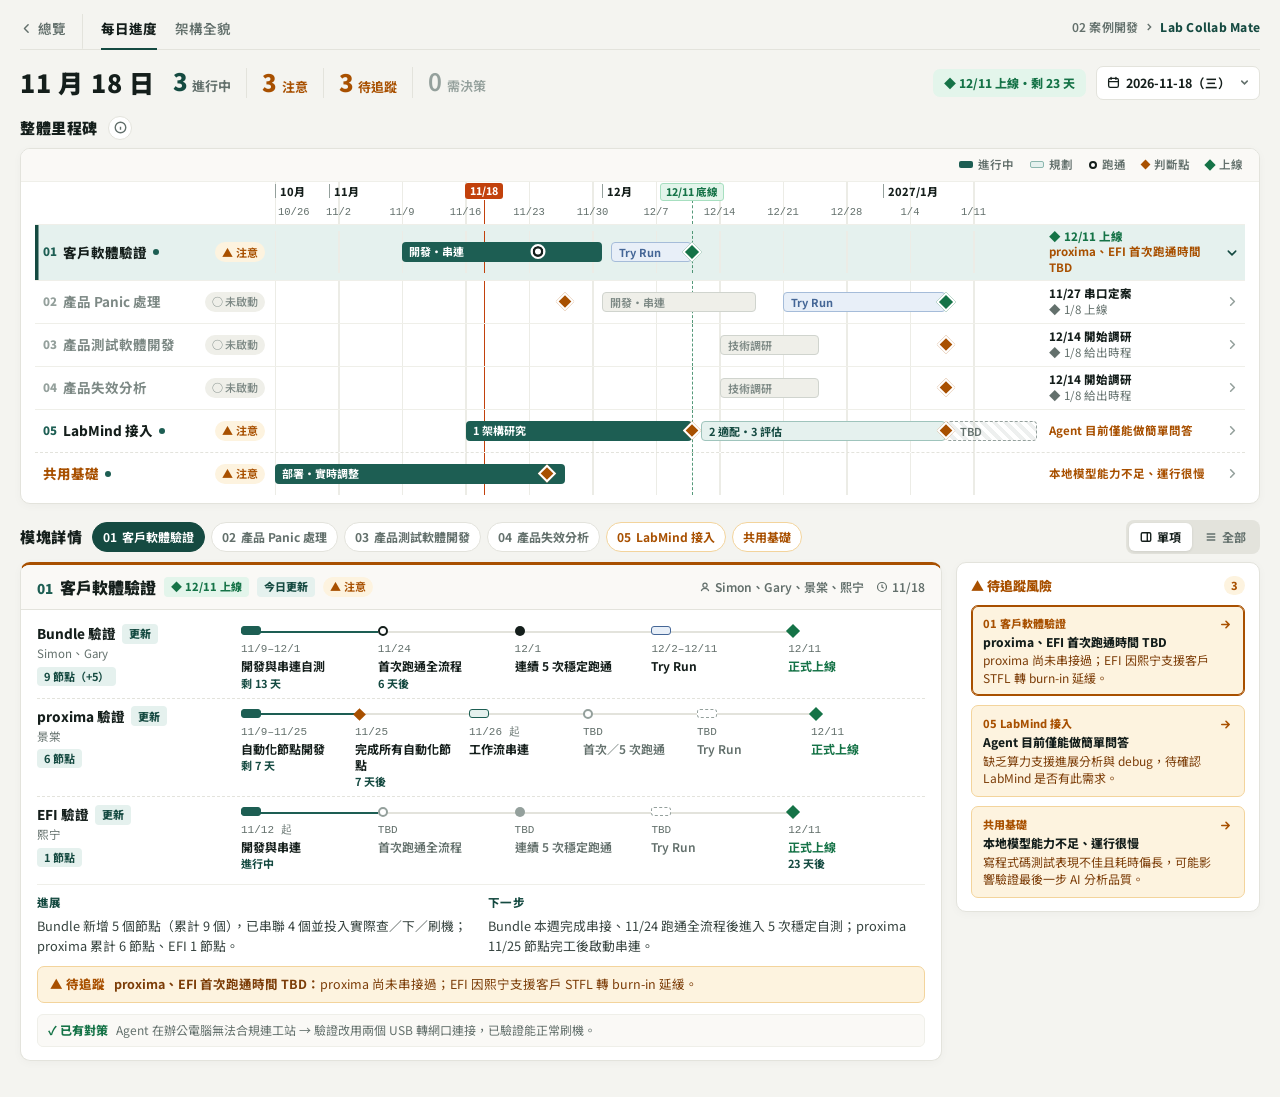
<file: public/daily.html>
<!doctype html>
<html lang="zh-Hant">
<head>
<meta charset="utf-8">
<meta name="viewport" content="width=device-width,initial-scale=1,viewport-fit=cover">
<meta name="robots" content="noindex,nofollow">
<title>Lab Collab Mate 每日進度</title>
<link rel="preconnect" href="https://fonts.googleapis.com">
<link rel="preconnect" href="https://fonts.gstatic.com" crossorigin>
<link rel="stylesheet" href="https://fonts.googleapis.com/css2?family=Noto+Sans+TC:wght@400;500;700;900&display=swap">
<style>
/* 版面（2026-11-19 改版・方案 A 宏觀 6 列甘特主從總控台＋零重複微觀細節）：
   與總覽頁統一礦物暖紙＋深松青語系；上層整體里程碑嚴格只放 5 模塊＋共用基礎共 6 列，
   下層模塊詳情才展開各模塊子工作線時程（支援單項聚焦＋常駐風險雷達 / 全部展開雙模式）。
   燈號規則：模塊含 decide 至少升為受阻（red）；含 risk（待追蹤風險）自動至少升為注意（yellow）。 */
:root{
  --ground:#F4F4F0; --paper:#FFFFFF; --paper-dim:#FAF9F6;
  --ink:#141E1B; --ink-2:#36433F; --muted:#63706C; --faint:#94A09C;
  --rule:#E3E3DC; --rule-soft:#EFEFE9; --grid-line:#ECECE6;
  --pine:#154A41; --pine-mid:#1D5E53; --pine-soft:#E5F1EE;
  --ok:#157347; --ok-soft:#E3F5EB; --ok-bd:#A7DFC0;
  --warn:#A85000; --warn-soft:#FDF3DF; --warn-bd:#F3D49C; --warn-ink:#7C3D08;
  --bad:#B91C1C; --bad-soft:#FDEAEA; --bad-bd:#F5BCBC;
  --try:#446696; --try-soft:#E8EFF8; --try-bd:#A5BCD9;
  --idle-ink:#7D8985; --idle-soft:#EFEFE9; --idle-bd:#D0D4CE;
  --today:#C2410C;
  --f-body:"Microsoft YaHei","微软雅黑","PingFang TC","PingFang SC","Noto Sans TC",system-ui,sans-serif;
  --f-mono:ui-monospace,"SF Mono",Menlo,Consolas,monospace;
}
@media (prefers-color-scheme: dark){:root:not([data-theme="light"]){
  --ground:#0E1412; --paper:#161E1C; --paper-dim:#1A2421;
  --ink:#E7EFEA; --ink-2:#BCCAC5; --muted:#8E9E99; --faint:#65746F;
  --rule:#283531; --rule-soft:#202B28; --grid-line:#222E2B;
  --pine:#59C2AE; --pine-mid:#3B9B8A; --pine-soft:#16332E;
  --ok:#63CF95; --ok-soft:#143324; --ok-bd:#2B6347;
  --warn:#F2AE52; --warn-soft:#342611; --warn-bd:#694A1E; --warn-ink:#F6CA86;
  --bad:#F88379; --bad-soft:#3A1919; --bad-bd:#6E2C2C;
  --try:#8AB2E6; --try-soft:#1B2A3E; --try-bd:#36537A;
  --idle-ink:#8A9793; --idle-soft:#222D2A; --idle-bd:#33403C;
  --today:#FB923C;
  color-scheme:dark}}
:root[data-theme="dark"]{
  --ground:#0E1412; --paper:#161E1C; --paper-dim:#1A2421;
  --ink:#E7EFEA; --ink-2:#BCCAC5; --muted:#8E9E99; --faint:#65746F;
  --rule:#283531; --rule-soft:#202B28; --grid-line:#222E2B;
  --pine:#59C2AE; --pine-mid:#3B9B8A; --pine-soft:#16332E;
  --ok:#63CF95; --ok-soft:#143324; --ok-bd:#2B6347;
  --warn:#F2AE52; --warn-soft:#342611; --warn-bd:#694A1E; --warn-ink:#F6CA86;
  --bad:#F88379; --bad-soft:#3A1919; --bad-bd:#6E2C2C;
  --try:#8AB2E6; --try-soft:#1B2A3E; --try-bd:#36537A;
  --idle-ink:#8A9793; --idle-soft:#222D2A; --idle-bd:#33403C;
  --today:#FB923C;
  color-scheme:dark}

*{box-sizing:border-box}
html{scroll-behavior:smooth;padding-top:env(safe-area-inset-top,0px);padding-bottom:env(safe-area-inset-bottom,0px)}
[hidden]{display:none!important}
body{margin:0;background:var(--ground);color:var(--ink);font-family:var(--f-body);font-size:14px;line-height:1.55;-webkit-font-smoothing:antialiased}
h1,h2,h3,h4{margin:0;text-wrap:balance}
.num{font-variant-numeric:tabular-nums}
.mono{font-family:var(--f-mono);font-variant-numeric:tabular-nums}

.wrap{
  max-width:1440px;margin:0 auto;
  padding-block:14px 36px;
  padding-left:max(20px,env(safe-area-inset-left,0px));
  padding-right:max(20px,env(safe-area-inset-right,0px));
  display:flex;flex-direction:column;gap:16px;
}

/* ===== 導覽與麵包屑 ===== */
.topnav{
  display:flex;align-items:center;justify-content:space-between;flex-wrap:wrap;gap:8px;
  border-bottom:1px solid var(--rule);padding-bottom:8px;font-size:13.5px;
}
.tabs{display:flex;align-items:center;gap:18px}
.tabs a{
  color:var(--muted);font-weight:600;text-decoration:none;
  padding:4px 0 9px;margin-bottom:-9px;border-bottom:2.5px solid transparent;
  display:inline-flex;align-items:center;gap:5px;min-height:32px;
}
.tabs a:hover{color:var(--ink)}
.tabs a.back{padding-right:16px;border-right:1px solid var(--rule);border-bottom-color:transparent}
.tabs a[aria-current="page"]{color:var(--ink);font-weight:800;border-bottom-color:var(--pine)}
.tabs a:focus-visible{outline:2px solid var(--pine);outline-offset:2px;border-radius:4px}
.crumb{display:inline-flex;align-items:center;gap:6px;font-size:12px;color:var(--muted);font-weight:600;letter-spacing:.02em}
.crumb b{color:var(--pine);font-weight:800}

/* ===== 頁首與核心狀態數字 ===== */
.head{display:flex;align-items:center;justify-content:space-between;gap:14px;flex-wrap:wrap}
.head-l{display:flex;align-items:center;gap:18px;flex-wrap:wrap}
.head h1{font-size:25px;font-weight:900;letter-spacing:.03em;line-height:1.1;color:var(--ink)}
.stats{display:flex;align-items:center;flex-wrap:wrap}
.st-item{
  display:inline-flex;align-items:baseline;gap:5px;
  padding:2px 15px;border-left:1px solid var(--rule);
  font-size:13px;font-weight:700;color:var(--muted);background:none;border-top:0;border-right:0;border-bottom:0;font-family:inherit;
}
.st-item:first-child{padding-left:0;border-left:0}
.st-item b{font-size:24px;font-weight:900;line-height:1;color:var(--ink);letter-spacing:-.02em}
.st-item.brand b{color:var(--pine)}
.st-item.warn{cursor:pointer}
.st-item.warn b,.st-item.warn span{color:var(--warn)}
.st-item.warn:hover{opacity:.76}
.st-item.bad{cursor:pointer}
.st-item.bad b,.st-item.bad span{color:var(--bad)}
.st-item.zero b,.st-item.zero span{color:var(--faint);font-weight:600}

.head-r{display:flex;align-items:center;gap:10px;flex-wrap:wrap}
.dead-badge{
  display:inline-flex;align-items:center;gap:5px;
  background:var(--ok-soft);color:var(--ok);
  font-size:12px;font-weight:800;padding:5px 11px;border-radius:7px;white-space:nowrap;
}
.date-wrap{
  position:relative;display:inline-flex;align-items:center;gap:6px;
  background:var(--paper);border:1px solid var(--rule);border-radius:7px;
  padding:0 10px;min-height:34px;color:var(--ink);
}
.date-wrap:hover,.date-wrap:focus-within{border-color:var(--pine-mid)}
.date-wrap select{
  appearance:none;background:transparent;border:0;color:var(--ink);
  font-family:var(--f-body);font-size:12.5px;font-weight:700;
  padding:6px 18px 6px 0;cursor:pointer;outline:none;min-height:32px;
}
.date-wrap .cal-chev{position:absolute;right:9px;pointer-events:none;color:var(--muted)}

/* ===== 區段標題 ===== */
.sec-hd{display:flex;align-items:center;justify-content:space-between;gap:12px;flex-wrap:wrap;margin-bottom:8px}
.sec-hd-l{display:flex;align-items:center;gap:10px;flex-wrap:wrap}
.sec-hd h2{font-size:15px;font-weight:900;color:var(--ink);letter-spacing:.04em}

/* 極簡 ⓘ 按需氣泡（把 Try Run 門檻藏於按需氣泡，不污染主畫面） */
.info-wrap{position:relative;display:inline-flex}
.info-btn{
  width:24px;height:24px;border-radius:50%;border:1px solid var(--rule);background:var(--paper);
  color:var(--muted);display:grid;place-items:center;cursor:pointer;padding:0;transition:all .15s;
}
.info-btn:hover,.info-btn:focus-visible{border-color:var(--pine-mid);color:var(--pine);outline:none}
.info-pop{
  position:absolute;top:calc(100% + 6px);left:0;z-index:45;width:330px;max-width:85vw;
  padding:11px 13px;border-radius:9px;background:#13211E;color:#D7EBE6;
  font-size:12px;line-height:1.55;box-shadow:0 12px 28px rgba(10,24,21,.28);display:none;
}
.info-wrap:hover .info-pop,.info-wrap:focus-within .info-pop{display:block}
.info-pop b{color:#7BE6CD;display:block;margin-bottom:3px}

/* 單項／全部切換器 */
.seg-ctrl{display:inline-flex;background:var(--rule);padding:3px;border-radius:8px;gap:2px}
.seg-btn{
  border:0;background:transparent;color:var(--muted);
  font-family:inherit;font-size:12px;font-weight:700;padding:4px 11px;min-height:28px;border-radius:6px;
  cursor:pointer;display:inline-flex;align-items:center;gap:5px;transition:all .15s;
}
.seg-btn.active{background:var(--paper);color:var(--ink);box-shadow:0 1px 3px rgba(0,0,0,.09)}

/* ===== ① 整體里程碑甘特圖（宏觀層・嚴格 6 列） ===== */
.g-panel{
  background:var(--paper);border:1px solid var(--rule);border-radius:10px;overflow:hidden;
  box-shadow:0 2px 10px rgba(20,30,27,.03);
}
.g-legend{
  display:flex;align-items:center;justify-content:flex-end;gap:16px;flex-wrap:wrap;
  padding:7px 16px;border-bottom:1px solid var(--rule-soft);background:var(--paper-dim);
  font-size:11.5px;color:var(--muted);font-weight:600;
}
.g-legend span{display:inline-flex;align-items:center;gap:5px}
.sym-b1{width:14px;height:7px;border-radius:2px;background:var(--pine-mid)}
.sym-b2{width:14px;height:7px;border-radius:2px;background:var(--pine-soft);border:1px solid #8CB7AE}
.sym-o{width:8px;height:8px;border-radius:50%;border:2px solid var(--ink);background:var(--paper)}
.sym-g{width:7px;height:7px;transform:rotate(45deg);background:var(--warn)}
.sym-l{width:8px;height:8px;transform:rotate(45deg);background:var(--ok)}

.g-scroll{overflow-x:auto;-webkit-overflow-scrolling:touch}
.g-body{min-width:920px;padding:0 14px 8px}

.g-row{
  display:grid;grid-template-columns:240px minmax(0,1fr) 182px 26px;
  align-items:center;border-top:1px solid var(--rule-soft);min-height:42px;
  transition:background .14s ease;
}
.g-row.axis{border-top:0;min-height:40px}
.g-row.clickable{cursor:pointer}
.g-row.clickable:hover{background:var(--pine-soft)}
.g-row.clickable:hover .g-chev{color:var(--pine);transform:translateX(2px)}
.g-row.selected{background:var(--pine-soft)!important;box-shadow:inset 3.5px 0 0 var(--pine)}
.g-row.selected .g-chev{color:var(--pine);transform:rotate(90deg)}
.g-row.infra-row{border-top:1.5px dashed var(--rule)}
.g-row.infra-row.selected{background:var(--warn-soft)!important;box-shadow:inset 3.5px 0 0 var(--warn)}
.g-row.is-idle .g-mname{color:var(--idle-ink);font-weight:700}
.g-row.is-idle .g-mno{color:var(--faint)}

.g-left{padding:6px 10px 6px 8px;display:flex;align-items:center;justify-content:space-between;gap:8px}
.g-mtitle{display:flex;align-items:center;gap:6px;min-width:0}
.g-mno{font-size:11.5px;font-weight:900;color:var(--pine-mid)}
.g-mname{font-size:13.5px;font-weight:800;color:var(--ink);white-space:nowrap}
.upd-dot{width:6px;height:6px;border-radius:50%;background:var(--pine-mid);flex:none}

.st-pill{
  display:inline-flex;align-items:center;gap:3px;
  font-size:11px;font-weight:700;padding:1.5px 7px;border-radius:999px;white-space:nowrap;
}
.st-pill.green,.st-pill.done{background:var(--ok-soft);color:var(--ok)}
.st-pill.yellow{background:var(--warn-soft);color:var(--warn)}
.st-pill.red{background:var(--bad-soft);color:var(--bad)}
.st-pill.idle{background:var(--idle-soft);color:var(--idle-ink);font-weight:500}

.g-trk{
  position:relative;height:42px;
  background:repeating-linear-gradient(to right,var(--grid-line) 0 1px,transparent 1px calc(100% / var(--wks,12)));
}
.v-today{position:absolute;top:0;bottom:0;border-left:1.5px solid var(--today);z-index:2;pointer-events:none}
.v-dead{position:absolute;top:0;bottom:0;border-left:1.5px dashed var(--ok);z-index:1;opacity:.72;pointer-events:none}
.ax-mo{position:absolute;top:2px;font-size:11px;font-weight:800;color:var(--ink);border-left:1px solid var(--faint);padding-left:4px;line-height:14px}
.ax-wk{position:absolute;bottom:3px;transform:translateX(-50%);font-size:10.5px;color:var(--muted);font-family:var(--f-mono)}
.todayl{
  position:absolute;top:1px;transform:translateX(-50%);
  font-size:10.5px;font-weight:800;color:#FFFFFF;background:var(--today);
  padding:0 5px;border-radius:3px;z-index:4;white-space:nowrap;
}
.deadl{
  position:absolute;top:1px;transform:translateX(-50%);
  font-size:10.5px;font-weight:800;color:var(--ok);background:var(--ok-soft);
  border:1px solid var(--ok-bd);padding:0 5px;border-radius:3px;z-index:4;white-space:nowrap;
}

.gbar{
  position:absolute;top:11px;height:20px;border-radius:4px;
  font-size:11px;font-weight:700;line-height:18px;padding:0 7px;
  white-space:nowrap;overflow:hidden;text-overflow:ellipsis;z-index:3;
}
.gbar.now{background:var(--pine-mid);color:#FFFFFF}
.gbar.past{background:var(--idle-soft);color:var(--idle-ink);border:1px solid var(--idle-bd);font-weight:500}
.gbar.plan{background:var(--pine-soft);color:var(--pine);border:1px solid #9FC4BC}
.gbar.try{background:var(--try-soft);color:var(--try);border:1px solid var(--try-bd)}
.gbar.idle{background:var(--idle-soft);color:var(--idle-ink);border:1px solid var(--idle-bd);font-weight:600}
.gbar.tbd-tail{
  background:repeating-linear-gradient(45deg,transparent 0 4px,rgba(148,160,156,.16) 4px 8px);
  border:1px dashed var(--faint);color:var(--muted);font-weight:600;padding-left:13px;
}

.gmk{position:absolute;top:15px;width:11px;height:11px;transform:translateX(-50%);z-index:4;border:2px solid var(--paper);box-sizing:content-box;margin-top:-2px}
.gmk.first{border-radius:50%;background:var(--paper);box-shadow:inset 0 0 0 2.5px var(--ink)}
.gmk.stable{border-radius:50%;background:var(--ink)}
.gmk.gate{width:9px;height:9px;transform:translateX(-50%) rotate(45deg);background:var(--warn);margin-top:-1px}
.gmk.live{width:10px;height:10px;transform:translateX(-50%) rotate(45deg);background:var(--ok);margin-top:-1px}

.g-right{padding:4px 4px 4px 12px;font-size:11.5px;line-height:1.36;color:var(--muted);display:flex;flex-direction:column;justify-content:center}
.g-right b{color:var(--ink);font-weight:800}
.g-right .wt{color:var(--warn);font-weight:700}
.g-right .ot{color:var(--ok);font-weight:800}
.g-chev{display:grid;place-items:center;color:var(--faint);transition:transform .16s ease,color .16s ease}

/* ===== ② 模塊詳情（微觀層・零重複同構） ===== */
.mod-pills{display:flex;flex-wrap:wrap;gap:6px;align-items:center}
.mpill{
  border:1px solid var(--rule);background:var(--paper);color:var(--muted);
  font-family:inherit;font-size:12px;font-weight:700;padding:4px 10px;min-height:30px;border-radius:999px;
  cursor:pointer;display:inline-flex;align-items:center;gap:5px;transition:all .14s;
}
.mpill:hover{border-color:var(--pine-mid);color:var(--ink)}
.mpill.active{background:var(--pine);border-color:var(--pine);color:#FFFFFF}
.mpill.warn-p:not(.active){border-color:var(--warn-bd);color:var(--warn)}
.mpill.red-p:not(.active){border-color:var(--bad-bd);color:var(--bad)}

.focus-grid{display:grid;grid-template-columns:minmax(0,1fr) 304px;gap:14px;align-items:start}
.all-stack{display:flex;flex-direction:column;gap:12px}

.mcard{
  background:var(--paper);border:1px solid var(--rule);border-top:3px solid var(--pine);
  border-radius:10px;overflow:hidden;box-shadow:0 2px 10px rgba(20,30,27,.03);
}
.mcard.is-yellow{border-top-color:var(--warn)}
.mcard.is-red{border-top-color:var(--bad)}
.mcard.is-idle{background:var(--paper-dim);border-top:2px solid var(--idle-bd);box-shadow:none}

.mcard-hd{
  display:flex;align-items:center;justify-content:space-between;gap:10px;flex-wrap:wrap;
  padding:10px 16px;border-bottom:1px solid var(--rule);background:var(--paper-dim);
}
.mcard.is-idle .mcard-hd{padding-block:8px}
.mcard-hl{display:flex;align-items:center;gap:8px;flex-wrap:wrap}
.mcard-hl h3{font-size:16px;font-weight:900;color:var(--ink);display:flex;align-items:baseline;gap:7px}
.mcard-hl h3 .no{color:var(--pine-mid);font-size:13.5px}
.mcard-hl h3 .subnm{font-size:12px;font-weight:500;color:var(--muted)}
.mcard.is-idle .mcard-hl h3{color:var(--idle-ink);font-size:14.5px}
.mcard.is-idle .mcard-hl h3 .no{color:var(--faint)}
.chip-upd{font-size:11px;font-weight:800;background:var(--pine-soft);color:var(--pine);padding:1.5px 7px;border-radius:4px}
.chip-live{font-size:11px;font-weight:800;background:var(--ok-soft);color:var(--ok);padding:1.5px 7px;border-radius:4px}
.mcard-meta{display:inline-flex;align-items:center;gap:12px;font-size:12px;color:var(--muted);font-weight:600}
.mcard-meta span{display:inline-flex;align-items:center;gap:4px}

.mcard-body{padding:11px 16px 13px;display:flex;flex-direction:column;gap:11px}

/* 子工作線橫向時程（.line 保留給 check_basedate.js） */
.line{
  display:grid;grid-template-columns:188px minmax(0,1fr);gap:8px 16px;
  padding:7px 0;border-bottom:1px dashed var(--rule);align-items:start;
}
.line:first-child{padding-top:2px}
.line:last-child{border-bottom:0;padding-bottom:2px}
.tl-name{font-size:13.5px;font-weight:800;color:var(--ink);display:flex;align-items:center;gap:6px;flex-wrap:wrap}
.mcard.is-idle .tl-name{color:var(--idle-ink);font-weight:700}
.tl-who{font-size:11.5px;color:var(--muted);margin-top:1px}
.tl-kpi{
  display:inline-block;margin-top:4px;font-size:11px;font-weight:700;
  padding:1px 7px;border-radius:4px;background:var(--pine-soft);color:var(--pine);
}
.tl-kpi.warn{background:var(--warn-soft);color:var(--warn)}
.tl-kpi.idle{background:var(--idle-soft);color:var(--idle-ink);font-weight:500}

.hsteps{list-style:none;margin:2px 0 0;padding:0;display:grid;grid-template-columns:repeat(var(--n,5),minmax(0,1fr))}
.hsteps li{position:relative;padding:17px 8px 0 0;display:flex;flex-direction:column;gap:1px;font-size:12px;line-height:1.36}
.hsteps li::before{content:"";position:absolute;top:5.5px;left:0;right:0;height:2px;background:var(--rule)}
.hsteps li:last-child::before{display:none}
.hsteps li.now::before,.hsteps li.past::before{background:var(--pine-mid)}
.hsteps .nd{position:absolute;top:1px;left:0;z-index:2}
.nd-bar{width:20px;height:9px;border-radius:3px;background:var(--pine-soft);border:1.5px solid var(--pine-mid)}
.nd-bar.now{background:var(--pine-mid)}
.nd-bar.past{background:var(--idle-soft);border-color:var(--idle-ink)}
.nd-bar.try{background:var(--try-soft);border-color:var(--try)}
.nd-bar.tbd{background:var(--paper);border:1.5px dashed var(--faint)}
.nd-bar.idle{background:var(--idle-soft);border-color:var(--idle-bd)}
.nd-o{width:10px;height:10px;border-radius:50%;background:var(--paper);border:2px solid var(--ink)}
.nd-o.tbd{border-color:var(--faint)}
.nd-f{width:10px;height:10px;border-radius:50%;background:var(--ink)}
.nd-f.tbd{background:var(--faint)}
.nd-gate{width:9px;height:9px;transform:rotate(45deg);background:var(--warn);top:2px!important}
.nd-live{width:10px;height:10px;transform:rotate(45deg);background:var(--ok);top:1px!important}
.hsteps .dt{font-size:11px;color:var(--muted);font-family:var(--f-mono)}
.hsteps .nm{font-weight:700;color:var(--ink)}
.hsteps li.tbd .nm,.hsteps li.past .nm{color:var(--muted);font-weight:600}
.hsteps li.live .nm{color:var(--ok)}
.hsteps .eta{font-size:11px;font-weight:700;color:var(--pine)}
.mcard.is-idle .hsteps .nm{color:var(--idle-ink);font-weight:600}

.exec-2col{display:grid;grid-template-columns:repeat(2,minmax(0,1fr));gap:14px;padding-top:9px;border-top:1px solid var(--rule-soft)}
.exec-2col.one{grid-template-columns:1fr}
.exec-box{display:flex;flex-direction:column;gap:4px;font-size:12.8px;line-height:1.54;color:var(--ink-2)}
.exec-box h4{font-size:11.5px;font-weight:800;color:var(--pine);letter-spacing:.04em}
.exec-box b{color:var(--ink)}

.risk-box{
  background:var(--warn-soft);border:1px solid var(--warn-bd);border-radius:7px;
  padding:8px 12px;font-size:12.5px;line-height:1.48;color:var(--warn-ink);
  display:flex;gap:9px;align-items:baseline;
}
.risk-box.decide{background:var(--bad-soft);border-color:var(--bad-bd);color:var(--bad)}
.risk-box .rk{font-weight:800;color:var(--warn);white-space:nowrap}
.risk-box.decide .rk{color:var(--bad)}
.handled-box{
  font-size:12px;color:var(--muted);padding:6px 10px;
  background:var(--paper-dim);border:1px solid var(--rule-soft);border-radius:6px;
  display:flex;gap:8px;align-items:baseline;
}
.handled-box .hk{color:var(--ok);font-weight:800;white-space:nowrap}

.rel-row{display:flex;flex-wrap:wrap;gap:7px}
.rel-chip{
  display:inline-flex;align-items:center;gap:6px;font-size:12px;
  padding:3px 9px;border-radius:5px;background:var(--ground);border:1px solid var(--rule);
}
.rel-chip .who{color:var(--muted);font-size:11.5px}
.rel-chip .done{color:var(--ok);font-weight:800;font-size:11px}
.rel-chip .doing{color:var(--pine);font-weight:700;font-size:11px}
.rel-chip .todo{color:var(--idle-ink);font-size:11px}

/* 右側常駐風險雷達 */
.radar{
  background:var(--paper);border:1px solid var(--rule);border-radius:10px;
  padding:13px 14px;display:flex;flex-direction:column;gap:9px;
  box-shadow:0 2px 10px rgba(20,30,27,.03);
}
.radar-hd{display:flex;align-items:center;justify-content:space-between;font-size:13px;font-weight:900;color:var(--warn)}
.radar-cnt{font-size:11px;font-weight:800;background:var(--warn-soft);color:var(--warn);padding:1px 7px;border-radius:999px}
.radar-item{
  width:100%;text-align:left;font-family:inherit;
  padding:9px 11px;border-radius:7px;background:var(--warn-soft);border:1px solid var(--warn-bd);
  font-size:12px;line-height:1.46;color:var(--warn-ink);cursor:pointer;transition:all .15s ease;
  display:grid;grid-template-columns:minmax(0,1fr) 14px;gap:4px 8px;align-items:start;
}
.radar-item:hover{filter:brightness(.97)}
.radar-item:hover .r-arr{transform:translateX(2.5px)}
.radar-item.is-cur{border-color:var(--warn);box-shadow:inset 0 0 0 1px var(--warn)}
.r-mod{font-size:11px;font-weight:800;color:var(--warn);margin-bottom:2px}
.r-title{font-weight:800;color:var(--ink);display:block;margin-bottom:1px}
.r-arr{color:var(--warn);margin-top:2px;transition:transform .15s ease}
.radar-empty{font-size:12.5px;color:var(--muted);padding:4px 0}

@media (prefers-reduced-motion:reduce){.g-row,.g-chev,.radar-item,.r-arr,.mpill,.seg-btn{transition:none}}

@media (max-width:1060px){
  .focus-grid,.exec-2col,.line{grid-template-columns:1fr}
}

/* ===== 手機版（只在 760px 以下生效，桌機版不受影響） ===== */
@media (max-width:760px){
  .wrap{padding:12px 12px 28px;gap:14px}
  .topnav{font-size:13.5px}
  .tabs{gap:12px}
  .tabs a{min-height:38px;padding:6px 2px 9px}
  .crumb{font-size:12px}
  .head{flex-direction:column;align-items:stretch;gap:10px}
  .head-l{flex-direction:column;align-items:stretch;gap:8px}
  .head h1{font-size:24px}
  .stats{display:grid;grid-template-columns:repeat(2,minmax(0,1fr));gap:8px}
  .st-item,.st-item:first-child{
    padding:8px 12px;border:1px solid var(--rule);border-radius:8px;background:var(--paper);
    justify-content:space-between;min-height:40px;font-size:13px;
  }
  .head-r{justify-content:space-between}
  .dead-badge{font-size:12.5px;padding:6px 10px}
  .date-wrap{min-height:38px}
  .date-wrap select{font-size:13px;min-height:36px}
  .g-legend{justify-content:flex-start;padding:8px 12px;font-size:12px}
  .g-body{min-width:860px;padding:0 10px 8px}
  .g-row{grid-template-columns:152px minmax(0,1fr);min-height:52px}
  .g-row.axis{min-height:44px}
  .g-right,.g-chev{display:none}
  .g-left{
    position:sticky;left:0;z-index:5;background:var(--paper);
    flex-direction:column;align-items:flex-start;justify-content:center;gap:3px;
    padding:6px 8px;box-shadow:3px 0 8px rgba(0,0,0,.06);
  }
  .g-row.selected .g-left{background:var(--pine-soft)}
  .g-row.infra-row.selected .g-left{background:var(--warn-soft)}
  .g-mname{font-size:12.5px}
  .g-mno,.st-pill,.ax-mo,.ax-wk,.todayl,.deadl,.gbar{font-size:12px}
  .g-trk{height:52px}
  .g-row.axis .g-trk{height:44px}
  .gbar{top:16px}
  .gmk{top:20px}
  .sec-hd h2{font-size:16px}
  .info-btn{width:32px;height:32px}
  .seg-btn{min-height:34px;font-size:12.5px;padding:5px 12px}
  .mpill{min-height:34px;font-size:12.5px;padding:5px 11px}
  .mcard-hd{padding:10px 13px}
  .mcard-hl h3,.mcard.is-idle .mcard-hl h3{font-size:15.5px}
  .chip-live,.chip-upd,.radar-cnt{font-size:12px}
  .mcard-meta{font-size:12px}
  .mcard-body{padding:10px 13px 12px}
  .hsteps{grid-template-columns:1fr;margin-left:5px}
  .hsteps li{border-top:0;padding:0 0 11px 18px;font-size:13px;gap:2px}
  .hsteps li::before{top:6px;bottom:0;left:4px;right:auto;width:2px;height:auto}
  .hsteps li:last-child{padding-bottom:0}
  .hsteps .nd{top:3px;left:0}
  .hsteps .dt,.hsteps .eta{font-size:12px}
  .tl-name{font-size:14px}
  .tl-who,.tl-kpi,.exec-box,.risk-box,.handled-box,.rel-chip,.radar-item,.r-mod{font-size:12.5px}
  .exec-box h4{font-size:12.5px}
  .radar-item{min-height:44px}
}
</style>
</head>
<body>
<div class="wrap">
  <nav class="topnav" aria-label="頁面">
    <div class="tabs">
      <a class="back" href="./"><svg width="13" height="13" viewBox="0 0 16 16" fill="none" stroke="currentColor" stroke-width="1.8" stroke-linecap="round" stroke-linejoin="round" aria-hidden="true"><path d="M10 3.5L5.5 8 10 12.5"/></svg>總覽</a>
      <a href="daily.html" aria-current="page">每日進度</a>
      <a href="arch.html">架構全貌</a>
    </div>
    <div class="crumb">
      <span>02 案例開發</span>
      <svg width="10" height="10" viewBox="0 0 12 12" fill="none" stroke="currentColor" stroke-width="1.6" aria-hidden="true"><path d="M4.5 2.5L8 6l-3.5 3.5"/></svg>
      <b>Lab Collab Mate</b>
    </div>
  </nav>

  <header class="head">
    <div class="head-l">
      <h1 id="h1">每日進度</h1>
      <div class="stats" id="stats"></div>
    </div>
    <div class="head-r">
      <span class="dead-badge num" id="deadBadge"></span>
      <label class="date-wrap" aria-label="選擇日報日期">
        <svg width="13" height="13" viewBox="0 0 16 16" fill="none" stroke="currentColor" stroke-width="1.6" stroke-linecap="round" aria-hidden="true"><rect x="2" y="3" width="12" height="11" rx="2"/><path d="M5 1.8v2.4M11 1.8v2.4M2 6.8h12"/></svg>
        <select id="date"></select>
        <svg class="cal-chev" width="11" height="11" viewBox="0 0 12 12" fill="none" stroke="currentColor" stroke-width="1.7" stroke-linecap="round" aria-hidden="true"><path d="M3 4.5L6 7.5l3-3"/></svg>
      </label>
    </div>
  </header>

  <section aria-labelledby="s1">
    <div class="sec-hd">
      <div class="sec-hd-l">
        <h2 id="s1">整體里程碑</h2>
        <span class="info-wrap">
          <button class="info-btn" type="button" aria-label="推進流程與 Try Run 標準">
            <svg width="13" height="13" viewBox="0 0 16 16" fill="none" stroke="currentColor" stroke-width="1.7" aria-hidden="true"><circle cx="8" cy="8" r="6.5"/><path d="M8 7.2v3.6M8 5h.01"/></svg>
          </button>
          <div class="info-pop">
            <b>推進流程與 Try Run 門檻</b>
            邊開發工具邊串連 → 正式數據連續 5 次穩定跑通全流程（失敗具可讀錯誤訊息、AI 分析經工程師確認可用）→ 用戶 Try Run → 驗收正式上線。
          </div>
        </span>
      </div>
    </div>
    <div class="g-panel">
      <div class="g-legend">
        <span><i class="sym-b1"></i>進行中</span>
        <span><i class="sym-b2"></i>規劃</span>
        <span><i class="sym-o"></i>跑通</span>
        <span><i class="sym-g"></i>判斷點</span>
        <span><i class="sym-l"></i>上線</span>
      </div>
      <div class="g-scroll"><div class="g-body" id="gantt"></div></div>
    </div>
  </section>

  <section aria-labelledby="s2">
    <div class="sec-hd">
      <div class="sec-hd-l" id="detailHeadL"><h2 id="s2">模塊詳情</h2></div>
      <div class="seg-ctrl" role="group" aria-label="檢視模式">
        <button class="seg-btn active" id="btnFocus" type="button">
          <svg width="12" height="12" viewBox="0 0 14 14" fill="none" stroke="currentColor" stroke-width="1.6" aria-hidden="true"><rect x="1.5" y="2" width="11" height="10" rx="1.5"/><path d="M8.5 2v10"/></svg>
          單項
        </button>
        <button class="seg-btn" id="btnAll" type="button">
          <svg width="12" height="12" viewBox="0 0 14 14" fill="none" stroke="currentColor" stroke-width="1.6" aria-hidden="true"><path d="M2 3.5h10M2 7h10M2 10.5h10"/></svg>
          全部
        </button>
      </div>
    </div>
    <div id="detailArea"></div>
  </section>
</div>

<script>
/* ===== 時程與資料（時程版本 11/18；驗證類工作流 12/11 正式上線是底線） ===== */
const PLAN = {
  updated:"2026-11-18", from:"2026-10-26", weeks:12, deadline:"2026-12-11",
  tracks:{
    "Bundle 驗證":{
      label:"Bundle 驗證", sub:"Simon、Gary",
      steps:[
        {n:"工具開發與工作流串連、開發自測", short:"開發與串連自測", s:"2026-11-09", e:"2026-12-01", kind:"build"},
        {n:"用戶 Try Run", short:"Try Run", s:"2026-12-02", e:"2026-12-11", kind:"try"}
      ],
      ms:[["2026-11-24","首次跑通全流程","first"],["2026-12-01","連續 5 次穩定跑通","stable"],["2026-12-11","正式上線","live"]]
    },
    "proxima 驗證":{
      label:"proxima 驗證", sub:"景棠",
      steps:[
        {n:"自動化節點開發", short:"自動化節點開發", s:"2026-11-09", e:"2026-11-25", kind:"build"},
        {n:"工作流串連", short:"工作流串連", s:"2026-11-26", e:null, kind:"build"},
        {n:"用戶 Try Run", short:"Try Run", s:null, kind:"try"}
      ],
      ms:[["2026-11-25","完成所有自動化節點","gate"],[null,"首次／5 次跑通","first"],["2026-12-11","正式上線","live"]]
    },
    "EFI 驗證":{
      label:"EFI 驗證", sub:"熙宁",
      steps:[
        {n:"工具開發與工作流串連", short:"開發與串連", s:"2026-11-12", e:null, kind:"build"},
        {n:"用戶 Try Run", short:"Try Run", s:null, kind:"try"}
      ],
      ms:[[null,"首次跑通全流程","first"],[null,"連續 5 次穩定跑通","stable"],["2026-12-11","正式上線","live"]]
    },
    "產品 Panic 處理":{
      label:"CoreOS、Diags Panic 工作流", sub:"Simon、Gary、熙宁",
      steps:[
        {n:"工具開發與工作流串連", short:"開發與串連", s:"2026-12-01", e:"2026-12-18", kind:"build"},
        {n:"用戶 Try Run", short:"Try Run", s:"2026-12-21", e:"2027-01-08", kind:"try"}
      ],
      ms:[["2026-11-27","串口方案定案","gate"],["2026-12-11","首次跑通","first"],["2026-12-18","5 次穩定跑通","stable"],["2027-01-08","正式上線","live"]]
    },
    "產品測試軟體開發":{
      label:"Codio 融入工作流調研", sub:"熙宁",
      steps:[
        {n:"技術調研（Codio 融入）", short:"技術調研", s:"2026-12-14", e:"2026-12-25", kind:"build"},
        {n:"後續開發與上線", short:"後續排程", s:null, kind:"build"}
      ],
      ms:[["2027-01-08","給出開發時程","gate"]]
    },
    "產品失效分析":{
      label:"AI FA 融入工作流調研", sub:"萬鋒、景棠",
      steps:[
        {n:"技術調研（AI FA 融入）", short:"技術調研", s:"2026-12-14", e:"2026-12-25", kind:"build"},
        {n:"後續開發與上線", short:"後續排程", s:null, kind:"build"}
      ],
      ms:[["2027-01-08","給出失效分析時程","gate"]]
    },
    "LabMind 接入":{
      label:"LabMind 接入五階段", sub:"負責人待定",
      steps:[
        {n:"1 架構研究", s:"2026-11-16", e:"2026-12-11", kind:"build", ms:[["2026-12-11","定案方案 A/B","gate"]]},
        {n:"2 適配設計", s:"2026-12-07", e:"2026-12-25", kind:"build"},
        {n:"3 資源評估", s:"2026-12-07", e:"2027-01-08", kind:"build", ms:[["2027-01-08","部署方案提案會","gate"]]},
        {n:"4 串連 / 5 Try Run", s:null, kind:"build"}
      ]
    },
    "共用基礎":{
      label:"本地模型與 ADK 框架", sub:"Gary、萬鋒、Simon",
      steps:[
        {n:"部署與實時調整", short:"部署・實時調整", s:"2026-10-26", e:"2026-11-27", kind:"build"},
        {n:"穩定運維支撐 Try Run", short:"運維支撐", s:"2026-11-28", e:"2026-12-11", kind:"build"}
      ],
      ms:[["2026-11-25","判斷點：能否跑完 Bundle","gate"]]
    }
  }
};

/* 歷史日報原始資料（9 份完整保留） */
const IDLE_PRE = "二級區域環境就位後才可開始開發";
const base = () => ([
  {no:1, name:"二級區域本地部署大模型", status:"green", state:"部署中", owners:"Gary、萬鋒", update:"部署中。"},
  {no:2, name:"ADK 落地框架", status:"green", state:"開發中", owners:"Simon、Gary", update:"開發中，已驗證可在二級區域運行。"},
  {no:3, name:"共性自動化工具", status:"idle", state:"未啟動", prereq:IDLE_PRE,
   items:[["郵箱","萬鋒"],["雷達","熙宁"],["刷機","Simon、Gary"],["Panic","Simon、Gary"],["Insight","景棠"],["收集 log","景棠"]],
   issues:[{type:"handled", mod:"產品失效分析", title:"Insight 沒有可用的 API", ask:"景棠研究以爬蟲取得 API；屬 FA 工作流，優先級調低。"}]},
  {no:4, name:"自動化工具", status:"idle", state:"未啟動", prereq:IDLE_PRE,
   items:[["Bundle 驗證","Simon、Gary"],["EFI 驗證","熙宁"],["proxima 驗證","景棠"]],
   issues:[{type:"handled", title:"Agent 在辦公電腦無法合規連工站", ask:"驗證改用兩個 USB 轉網口連接，已驗證能正常刷機。"}]},
  {no:5, name:"工作流建置", status:"idle", state:"未啟動",
   items:[["Bundle 驗證工作流","—"],["EFI 驗證工作流","—"],["proxima 驗證工作流","—"]]},
  {no:6, name:"Try Run", status:"idle", state:"未啟動", items:[["Try Run","—"]]},
  {no:7, name:"串連 LabMind 模塊", status:"idle", state:"未啟動", items:[["串連 LabMind 模塊","—"]],
   issues:[{type:"risk", title:"Agent 目前僅能做簡單問答", ask:"缺乏算力支援進展分析與 debug，待確認 LabMind 是否有此需求。"}]}
]);
const day = (prev, fn) => { const d = structuredClone(prev); fn(d); return d; };
const MEM = {type:"handled", title:"記憶體不足導致大模型服務停止（10/30）", ask:"改回官方發布模型後已無此問題，後續部署前皆做長輸出壓力測試。"};

const d30 = day(base(), d => {
  Object.assign(d[0], {status:"yellow", state:"部署完成・問題分析中",
    update:"部署完成。測試時發現記憶體容易爆滿、服務停止，萬鋒分析原因中。",
    next:"找出記憶體不足原因並修正",
    issues:[{type:"risk", title:"記憶體不足導致大模型服務停止", ask:"懷疑模型思考鏈過長導致記憶體耗盡，萬鋒分析中。"}]});
});
const d1102 = day(d30, d => {
  Object.assign(d[0], {status:"green", state:"部署完成・簡單測試可用", update:"部署完成，簡單測試後可用。", next:"", issues:[MEM]});
  Object.assign(d[1], {state:"已遷移至二級區域", update:"框架已遷移到二級區域。"});
});
const d1103 = day(d1102, d => {
  Object.assign(d[0], {status:"yellow", state:"接入 ADK 後頻繁重啟",
    update:"接入 ADK 後 LLM 頻繁重啟，懷疑雷電線掉線。", next:"排查雷電線連線問題",
    issues:[{type:"risk", title:"LLM 頻繁重啟", ask:"懷疑雷電線頻繁掉線，排查中。"}]});
  Object.assign(d[1], {state:"已接入本地 LLM", update:"ADK 成功接入本地 LLM。"});
  Object.assign(d[2], {status:"green", state:"3 項進行中・3 項未開始", prereq:"",
    update:"雷達基本功能完成測試穩定性；刷機開發中；刷機 log 收集完成。",
    items:[["郵箱","萬鋒","未開始","todo"],["雷達","熙宁","測試穩定性","doing"],["刷機","Simon、Gary","開發中","doing"],["Panic","Simon、Gary","未開始","todo"],["Insight","景棠","未開始","todo"],["收集 log","景棠","刷機 log 完成","doing"]]});
  Object.assign(d[3], {status:"green", state:"2 項開發中・1 項未開始", prereq:"",
    update:"Bundle 驗證、proxima 驗證開始開發；EFI 驗證未開始。",
    items:[["Bundle 驗證","Simon、Gary","開發中","doing"],["EFI 驗證","熙宁","未開始","todo"],["proxima 驗證","景棠","開發中","doing"]]});
});
const d1104 = day(d1103, d => {
  Object.assign(d[0], {status:"green", state:"連線穩定・未再重啟",
    update:"更換 KPD 雷電線後連線穩定，未再重啟。", next:"",
    issues:[{type:"handled", title:"LLM 頻繁重啟", ask:"更換 KPD 雷電線後連線穩定，未再出現重啟。"}]});
  Object.assign(d[1], {state:"框架調試成功", update:"框架調試成功。"});
  Object.assign(d[2], {update:"雷達定時下載 diags root 完成並打包中；刷機開發中；收集 log 完成。"});
  d[2].items[1][2] = "定時下載完成・打包中";
});
const d1105 = day(d1104, d => {
  Object.assign(d[0], {status:"yellow", state:"能力與速度不足",
    update:"本地模型部署完成可用；寫程式碼測試表現不佳且速度慢。",
    issues:[{type:"risk", title:"本地模型能力不足、運行很慢", ask:"寫程式碼測試表現不佳且耗時偏長，可能影響驗證最後一步 AI 分析品質。"}]});
  Object.assign(d[2], {state:"4 項進行中・2 項未開始",
    update:"郵箱發信腳本完成；雷達打包中；刷機開發中；收集 log 完成。"});
  d[2].items[0][2] = "發信腳本完成"; d[2].items[0][3] = "doing";
});
const d1106 = day(d1105, d => {
  Object.assign(d[3], {update:"Bundle 開發中；proxima root FW 完成待刷機測試；EFI 未開始。"});
  d[3].items[2][2] = "root FW 完成・待刷機";
});
const d1111 = day(d1106, d => {
  Object.assign(d[1], {state:"輕量版框架可用", update:"框架調試成功，輕量版框架可用。"});
  Object.assign(d[2], {state:"1 項完成・3 項進行中",
    update:"雷達定時監控完成並打包 app；郵箱發信完成；刷機開發中；收集 log 完成。"});
  d[2].items[1][2] = "已打包成 app"; d[2].items[1][3] = "done";
  d[2].items[3][2] = "優先級低";
  Object.assign(d[3], {update:"Bundle 累計 4 個節點（串接 2 個並已實際使用）；proxima 累計 2 個節點。"});
  d[3].items[0][2] = "4 節點・已串接 2 個";
  d[3].items[2][2] = "2 節點完成";
  Object.assign(d[4], {status:"green", state:"Bundle 已串聯 2 節點", update:"Bundle 驗證已串聯 2 個節點並實際使用。"});
  d[4].items[0] = ["Bundle 驗證工作流","Simon、Gary","已串聯 2 個節點","doing"];
  Object.assign(d[5], {status:"green", state:"Bundle 部分試用中", update:"Bundle 串聯的 2 個節點已在實際業務正常使用。"});
});
const d1118 = day(d1111, d => {
  Object.assign(d[0], {update:"本地模型部署完成可用；11/25 判斷點決定是否啟動備案。", next:"配合 Bundle 11/24 首次跑通實測模型品質，於 11/25 判斷點決定是否切換雲端／兜底備案。"});
  Object.assign(d[2], {state:"3 項完成・1 項運作正常",
    update:"郵箱收發腳本完成；雷達運作正常可用；Atlas 刷機完成；收集刷機 log 完成。"});
  d[2].items[0][2] = "腳本完成"; d[2].items[0][3] = "done";
  d[2].items[1][2] = "運作正常"; d[2].items[1][3] = "done";
  d[2].items[2][2] = "Atlas 完成"; d[2].items[2][3] = "done";
  d[2].items[5][2] = "已完成"; d[2].items[5][3] = "done";
  Object.assign(d[3], {state:"3 項開發中",
    update:"Bundle 新增 5 個節點（累計 9 個），已串聯 4 個並投入實際查／下／刷機；proxima 累計 6 節點、EFI 1 節點。"});
  d[3].items[0][2] = "9 節點（+5）";
  d[3].items[1][2] = "1 節點"; d[3].items[1][3] = "doing";
  d[3].items[2][2] = "6 節點";
  Object.assign(d[4], {status:"yellow",
    update:"Bundle 已串聯 4 個節點，實際跑通查看、下載、刷機。",
    next:"Bundle 本週完成串接、11/24 跑通全流程後進入 5 次穩定自測；proxima 11/25 節點完工後啟動串連。",
    issues:[{type:"risk", title:"proxima、EFI 首次跑通時間 TBD", ask:"proxima 尚未串接過；EFI 因熙宁支援客戶 STFL 轉 burn-in 延緩。"}]});
  Object.assign(d[5], {state:"Bundle 部分試用中", update:"Bundle 可跑通查看、下載新 bundle 與刷機。"});
  Object.assign(d[6], {status:"green", state:"架構研究中",
    update:"取得 LabMind 技術架構文件與相關程式碼。",
    next:"研讀架構與程式碼，評估 Lab Collab Mate 接入方式，對齊 12/11 方案 A/B 定案。"});
});

const REPORTS = [
  {date:"2026-11-18", projects:d1118},
  {date:"2026-11-11", projects:d1111},
  {date:"2026-11-06", projects:d1106},
  {date:"2026-11-05", projects:d1105},
  {date:"2026-11-04", projects:d1104},
  {date:"2026-11-03", projects:d1103},
  {date:"2026-11-02", projects:d1102},
  {date:"2026-10-30", projects:d30},
  {date:"2026-10-29", projects:base()}
];

/* 5 個模塊與首頁 02 案例開發・Lab Collab Mate 同名同序 ＋ 跨模塊共用基礎置底不編號 */
const MODULES = [
  {
    id:"m1", no:"01", name:"客戶軟體驗證", live:"12/11 上線",
    macro:{bars:[{s:"2026-11-09",e:"2026-12-01",txt:"開發・串連",k:"build"},{s:"2026-12-02",e:"2026-12-11",txt:"Try Run",k:"try"}],
           mks:[["2026-11-24","first","11/24 Bundle 首次跑通"],["2026-12-11","live","12/11 正式上線"]],
           rightOk:`<span class="ot num">◆ 12/11 上線</span>`},
    lines:[
      {track:"Bundle 驗證", ws:4, item:"Bundle 驗證"},
      {track:"proxima 驗證", ws:4, item:"proxima 驗證"},
      {track:"EFI 驗證", ws:4, item:"EFI 驗證"}
    ],
    progWs:[4], nextWs:[5], issueWs:[4,5,6]
  },
  {
    id:"m2", no:"02", name:"產品 Panic 處理", live:"1/8 上線",
    macro:{bars:[{s:"2026-12-01",e:"2026-12-18",txt:"開發・串連",k:"build"},{s:"2026-12-21",e:"2027-01-08",txt:"Try Run",k:"try"}],
           mks:[["2026-11-27","gate","11/27 串口方案定案"],["2027-01-08","live","1/8 正式上線"]],
           rightOk:`<b>11/27 串口定案</b><span class="num">◆ 1/8 上線</span>`},
    lines:[{track:"產品 Panic 處理"}],
    rel:[{ws:3,item:"Panic",label:"Panic 工具（共用）"},{label:"CoreOS Panic 工作流",owner:"Simon、Gary"},{label:"Diags Panic 工作流",owner:"熙宁"}]
  },
  {
    id:"m3", no:"03", name:"產品測試軟體開發",
    macro:{bars:[{s:"2026-12-14",e:"2026-12-25",txt:"技術調研",k:"build"}],
           mks:[["2027-01-08","gate","1/8 給出時程"]],
           rightOk:`<b>12/14 開始調研</b><span class="num">◆ 1/8 給出時程</span>`},
    lines:[{track:"產品測試軟體開發"}]
  },
  {
    id:"m4", no:"04", name:"產品失效分析",
    macro:{bars:[{s:"2026-12-14",e:"2026-12-25",txt:"技術調研",k:"build"}],
           mks:[["2027-01-08","gate","1/8 給出時程"]],
           rightOk:`<b>12/14 開始調研</b><span class="num">◆ 1/8 給出時程</span>`},
    lines:[{track:"產品失效分析"}],
    issueMod:"產品失效分析"
  },
  {
    id:"m5", no:"05", name:"LabMind 接入",
    macro:{bars:[{s:"2026-11-16",e:"2026-12-11",txt:"1 架構研究",k:"build"},{s:"2026-12-12",e:"2027-01-08",txt:"2 適配・3 評估",k:"plan"},{s:"2027-01-08",e:"2027-01-18",txt:"TBD",k:"tbd"}],
           mks:[["2026-12-11","gate","12/11 定案方案 A/B"],["2027-01-08","gate","1/8 部署方案提案會"]],
           rightOk:`<b>架構研究中</b><span class="num">◆ 12/11 定案 A/B</span>`},
    lines:[{track:"LabMind 接入", ws:7}],
    progWs:[7], nextWs:[7], issueWs:[7]
  },
  {
    id:"infra", no:"", name:"共用基礎", subname:"本地模型・ADK・共性工具", isInfra:true,
    macro:{bars:[{s:"2026-10-26",e:"2026-11-27",txt:"部署・實時調整",k:"build"}],
           mks:[["2026-11-25","gate","11/25 判斷點：模型能否跑完 Bundle"]],
           rightOk:`<b>◆ 11/25 模型判斷點</b>`},
    lines:[{track:"共用基礎", ws:1}],
    progWs:[1,2], nextWs:[1], issueWs:[1,2],
    tools:[{ws:3,item:"郵箱"},{ws:3,item:"雷達"},{ws:3,item:"刷機"},{ws:3,item:"收集 log"}]
  }
];

/* ===== 計算與繪製 ===== */
const $ = id => document.getElementById(id);
const esc = s => String(s ?? "").replace(/[&<>"]/g, c => ({"&":"&amp;","<":"&lt;",">":"&gt;",'"':"&quot;"}[c]));
const dn = s => Date.UTC(+s.slice(0,4), +s.slice(5,7)-1, +s.slice(8,10)) / 864e5;
const md = s => `${+s.slice(5,7)}/${+s.slice(8,10)}`;
const key = d => "d" + d.replaceAll("-","");
const wk = d => "日一二三四五六"[new Date(d+"T00:00:00").getDay()];
const rng = x => x.s ? (x.e ? `${md(x.s)}–${md(x.e)}` : `${md(x.s)} 起`) : "TBD";
const RANK = {red:4, yellow:3, green:2, done:1, idle:0};
const ST_LABEL = {green:"● 正常", done:"✓ 完成", yellow:"▲ 注意", red:"■ 受阻", idle:"○ 未啟動"};
const CHEV_SVG = `<svg width="13" height="13" viewBox="0 0 14 14" fill="none" stroke="currentColor" stroke-width="1.7" stroke-linecap="round" stroke-linejoin="round" aria-hidden="true"><path d="M5 3l4 4-4 4"/></svg>`;
const USER_SVG = `<svg width="12" height="12" viewBox="0 0 16 16" fill="none" stroke="currentColor" stroke-width="1.6" aria-hidden="true"><circle cx="8" cy="5.5" r="2.8"/><path d="M3 13.5c.8-2.6 2.8-3.8 5-3.8s4.2 1.2 5 3.8"/></svg>`;
const CLOCK_SVG = `<svg width="12" height="12" viewBox="0 0 16 16" fill="none" stroke="currentColor" stroke-width="1.6" aria-hidden="true"><circle cx="8" cy="8" r="6"/><path d="M8 4.8v3.4l2.2 1.3"/></svg>`;
const ARR_R = `<svg width="13" height="13" viewBox="0 0 14 14" fill="none" stroke="currentColor" stroke-width="1.7" stroke-linecap="round" stroke-linejoin="round" aria-hidden="true"><path d="M3 7h8M7.5 3.5L11 7l-3.5 3.5"/></svg>`;

let TODAY = dn(REPORTS[0].date);
let viewMode = "focus";
let selectedId = "m1";

const leftTxt = d => d === TODAY ? "當天" : d > TODAY ? `剩 ${d - TODAY} 天` : `已過 ${TODAY - d} 天`;

function modOf(r, M){
  const P = no => r.projects.find(p => p.no === no);
  const wsList = [...new Set([...(M.progWs||[]), ...(M.nextWs||[]), ...(M.issueWs||[])])].map(P).filter(Boolean);
  const issues = [
    ...(M.issueWs||[]).flatMap(no => (P(no)?.issues||[]).filter(x => !x.mod || x.mod === M.name)),
    ...(M.issueMod ? r.projects.flatMap(p => (p.issues||[]).filter(x => x.mod === M.issueMod)) : [])
  ];
  const lineSts = (M.lines||[]).map(l => {
    if (!l.ws) return "idle";
    const p = P(l.ws);
    if (l.item && p?.items) {
      const it = p.items.find(x => x[0] === l.item);
      return it && it[3] && it[3] !== "todo" ? (it[3] === "done" ? "done" : p.status) : "idle";
    }
    return p ? p.status : "idle";
  });
  const baseSt = [...lineSts, ...wsList.map(p => p.status)].reduce((a, b) => RANK[b] > RANK[a] ? b : a, "idle");
  /* 新燈號規則：只要模塊含 decide 至少升為受阻(red)；含 risk 待追蹤風險自動至少升為注意(yellow) */
  let status = baseSt;
  if (issues.some(x => x.type === "decide") && RANK.red > RANK[status]) status = "red";
  else if (issues.some(x => x.type === "risk") && RANK.yellow > RANK[status] && status !== "idle") status = "yellow";
  else if (issues.some(x => x.type === "risk") && status === "idle" && M.id === "m5" && P(7)?.status !== "idle") status = "yellow";

  const progParts = (M.progWs||[]).map(no => P(no)?.update).filter(Boolean);
  const nextParts = (M.nextWs||[]).map(no => P(no)?.next).filter(Boolean);
  const tools = (M.tools||[]).map(t => {
    const it = P(t.ws)?.items?.find(x => x[0] === t.item) || [t.item,"—","未開始","todo"];
    return {name:it[0], who:it[1], lab:it[2]||"未開始", k:it[3]||"todo"};
  });
  const rel = (M.rel||[]).map(x => {
    if (x.ws) {
      const it = P(x.ws)?.items?.find(y => y[0] === x.item) || [x.label||x.item,"—","未開始","todo"];
      return {name:x.label||it[0], who:it[1], lab:it[2]||"未開始", k:it[3]||"todo"};
    }
    return {name:x.label, who:x.owner||"—", lab:"未開始", k:"todo"};
  });
  const lineKpis = (M.lines||[]).map(l => {
    if (!l.ws) return "";
    const p = P(l.ws);
    if (l.item && p?.items) {
      const it = p.items.find(x => x[0] === l.item);
      return it ? (it[2] || "") : "";
    }
    return p?.state || "";
  });
  const owners = [...new Set([
    ...(M.lines||[]).flatMap(l => (PLAN.tracks[l.track]?.sub||"").split("、")),
    ...tools.flatMap(t => t.who.split("、"))
  ].filter(o => o && o !== "—" && o !== "負責人待定"))].join("、") || "待指派";

  const sig = JSON.stringify([progParts, nextParts, lineKpis, tools.map(t => t.lab), issues.map(x => x.title + x.ask)]);
  return {status, issues, prog:progParts.join(" "), next:nextParts.join(" "), tools, rel, lineKpis, owners, sig};
}

function lastChange(idx, M){
  for (let i = idx; i < REPORTS.length - 1; i++) if (modOf(REPORTS[i], M).sig !== modOf(REPORTS[i+1], M).sig) return REPORTS[i].date;
  return REPORTS[REPORTS.length - 1].date;
}

/* 單條子線橫向節點計算（基準日＝TODAY，確保 check_basedate.js 隨所選日報準確變動） */
function buildSteps(tr){
  const list = [
    ...tr.steps.map(x => !x.s
      ? {tbd:true, dt:"TBD", nm:x.short || x.n, k:x.kind === "try" ? "try" : "bar"}
      : {d:dn(x.s), end:x.e ? dn(x.e) : Infinity, dt:rng(x), nm:x.short || x.n, k:x.kind === "try" ? "try" : "bar"}),
    ...[...(tr.ms||[]), ...tr.steps.flatMap(x => x.ms||[])].map(m => m[0]
      ? {d:dn(m[0]), end:dn(m[0]), dt:md(m[0]), nm:m[1], k:m[2]}
      : {tbd:true, dt:"TBD", nm:m[1], k:m[2]})
  ];
  const dated = list.filter(x => !x.tbd).sort((a,b) => a.d - b.d);
  const lastD = dated.length ? dated[dated.length-1].d : TODAY + 60;
  list.forEach((x, i) => {
    if (x.tbd) {
      const nx = list.slice(i + 1).find(y => !y.tbd && y.k === "live") || list.slice(i + 1).find(y => !y.tbd);
      const rk = {first:1, stable:2, try:3}[x.k] || 0;
      x.d = x.end = (nx ? nx.d : lastD + 1) - 0.5 + rk * 0.01 + i * 0.0001;
    }
  });
  list.sort((a,b) => a.d - b.d);
  let nextTagged = false;
  return list.map(x => {
    let st = "", eta = "";
    if (x.tbd) { st = "tbd"; }
    else if (x.end < TODAY) { st = "past"; }
    else if (x.d <= TODAY) {
      st = "now";
      eta = x.end === Infinity ? "進行中" : (x.k === "bar" || x.k === "try") ? leftTxt(x.end) : "當天";
    } else if (!nextTagged) {
      nextTagged = true;
      eta = `${x.d - TODAY} 天後`;
    } else if (x.k === "live" && !list.some(y => !y.tbd && y.d > TODAY && y.k !== "live")) {
      eta = `${x.d - TODAY} 天後`;
    }
    let nd = "bar";
    if (x.k === "first") nd = x.tbd ? "o tbd" : "o";
    else if (x.k === "stable") nd = x.tbd ? "f tbd" : "f";
    else if (x.k === "gate") nd = "gate";
    else if (x.k === "live") nd = "live";
    else if (x.k === "try") nd = x.tbd ? "bar tbd" : "bar try";
    else nd = x.tbd ? "bar tbd" : st === "now" ? "bar now" : st === "past" ? "bar past" : "bar";
    return {...x, st, eta, nd};
  });
}

function render(){
  const idx = Math.max(0, REPORTS.findIndex(x => key(x.date) === location.hash.slice(1)));
  const r = REPORTS[idx], prev = REPORTS[idx + 1];
  TODAY = dn(r.date);

  const [, mo, da] = r.date.split("-");
  $("h1").textContent = `${+mo} 月 ${+da} 日`;
  $("date").innerHTML = REPORTS.map((x, i) => `<option value="${key(x.date)}"${i===idx?" selected":""}>${x.date}（${wk(x.date)}）</option>`).join("");

  const mods = MODULES.map(M => {
    const cur = modOf(r, M), was = prev && modOf(prev, M);
    const changed = !!was && was.sig !== cur.sig;
    const prevKpis = was ? was.lineKpis : [];
    return {M, ...cur, changed, prevKpis, last: lastChange(idx, M)};
  });

  const nActive = mods.filter(x => ["green","yellow","red"].includes(x.status)).length;
  const nWarn = mods.filter(x => x.status === "yellow").length;
  const allRisks = mods.flatMap(x => x.issues.filter(i => i.type === "risk" || i.type === "decide").map(i => ({...i, modId:x.M.id, modTitle:`${x.M.no ? x.M.no + " " : ""}${x.M.name}`})));
  const nDecide = allRisks.filter(x => x.type === "decide").length;
  const firstWarnId = (mods.find(x => x.status === "yellow") || mods[0]).M.id;
  const firstRiskId = (allRisks[0] && allRisks[0].modId) || mods[0].M.id;

  $("stats").innerHTML = `
    <span class="st-item brand"><b class="num">${nActive}</b><span>進行中</span></span>
    <button class="st-item ${nWarn?"warn":"zero"}" type="button" onclick="selectMod('${firstWarnId}')"><b class="num">${nWarn}</b><span>注意</span></button>
    <button class="st-item ${allRisks.length?"warn":"zero"}" type="button" onclick="selectMod('${firstRiskId}')"><b class="num">${allRisks.length}</b><span>待追蹤</span></button>
    <span class="st-item ${nDecide?"bad":"zero"}"><b class="num">${nDecide}</b><span>需決策</span></span>`;

  const dl = dn(PLAN.deadline);
  $("deadBadge").textContent = `◆ ${md(PLAN.deadline)} 上線・${leftTxt(dl)}`;

  /* ① 宏觀 6 列甘特圖 */
  const startD = dn(PLAN.from), totalDays = PLAN.weeks * 7;
  const pct = d => Math.max(0, Math.min(100, ((d - startD) / totalDays) * 100));
  const todayPct = ((TODAY - startD) / totalDays) * 100;
  const inAxis = todayPct >= 0 && todayPct <= 100;
  const deadPct = pct(dl);

  const months = [], weeks = [];
  let prevMo = -1;
  for (let w = 0; w < PLAN.weeks; w++) {
    const d = startD + w * 7;
    const dt = new Date(d * 864e5);
    const m = dt.getUTCMonth() + 1, dayN = dt.getUTCDate(), yr = dt.getUTCFullYear();
    weeks.push(`<span class="ax-wk" style="left:${(w / PLAN.weeks) * 100}%${w === 0 ? ";transform:none;padding-left:3px" : ""}">${m}/${dayN}</span>`);
    if (m !== prevMo) {
      prevMo = m;
      const moStart = Date.UTC(yr, m - 1, 1) / 864e5;
      const mp = Math.max(0, ((moStart - startD) / totalDays) * 100);
      months.push(`<span class="ax-mo" style="left:${mp}%">${m === 1 ? yr + "/" : ""}${m}月</span>`);
    }
  }

  const axisHTML = `
    <div class="g-row axis">
      <div class="g-left"></div>
      <div class="g-trk" style="--wks:${PLAN.weeks}">
        ${months.join("")}
        ${inAxis ? `<span class="todayl num" style="left:${todayPct}%">${md(r.date)}</span><div class="v-today" style="left:${todayPct}%;top:18px"></div>` : ""}
        <span class="deadl num" style="left:${deadPct}%">${md(PLAN.deadline)} 底線</span>
        <div class="v-dead" style="left:${deadPct}%;top:18px"></div>
        ${weeks.join("")}
      </div>
      <div class="g-right"></div>
      <div></div>
    </div>`;

  const rowsHTML = mods.map(x => {
    const M = x.M;
    const isSel = viewMode === "focus" && M.id === selectedId;
    const rowCls = ["g-row clickable", M.isInfra ? "infra-row" : "", x.status === "idle" ? "is-idle" : "", isSel ? "selected" : ""].filter(Boolean).join(" ");
    const barsHTML = M.macro.bars.map(b => {
      const l = pct(dn(b.s)), w = Math.max(2, pct(dn(b.e)) - l);
      let bcls = b.k === "try" ? "try" : b.k === "tbd" ? "tbd-tail" : b.k === "plan" ? "plan" : "plan";
      if (b.k === "build") {
        if (x.status === "idle") bcls = "idle";
        else if (dn(b.e) < TODAY) bcls = "past";
        else if (dn(b.s) <= TODAY) bcls = "now";
      }
      return `<div class="gbar ${bcls}" style="left:${l}%;width:${w}%">${esc(b.txt)}</div>`;
    }).join("");
    const mksHTML = (M.macro.mks||[]).map(([d, k, tip]) => `<div class="gmk ${k}" style="left:${pct(dn(d))}%" title="${esc(tip)}"></div>`).join("");
    const firstRisk = x.issues.find(i => i.type === "risk" || i.type === "decide");
    const rightInfo = firstRisk
      ? `${M.live ? `<span class="ot num">◆ ${esc(M.live)}</span>` : ""}<span class="wt">${esc(firstRisk.title)}</span>`
      : M.macro.rightOk;

    return `
      <div class="${rowCls}" role="button" tabindex="0" onclick="selectMod('${M.id}')" onkeydown="if(event.key==='Enter'||event.key===' '){event.preventDefault();selectMod('${M.id}')}">
        <div class="g-left">
          <div class="g-mtitle">
            ${M.no ? `<span class="g-mno num">${M.no}</span>` : ""}
            <span class="g-mname" style="${M.isInfra ? "color:var(--warn)" : ""}">${esc(M.name)}</span>
            ${x.changed ? `<i class="upd-dot"></i>` : ""}
          </div>
          <span class="st-pill ${x.status}">${ST_LABEL[x.status]}</span>
        </div>
        <div class="g-trk" style="--wks:${PLAN.weeks}">
          ${inAxis ? `<div class="v-today" style="left:${todayPct}%"></div>` : ""}
          <div class="v-dead" style="left:${deadPct}%"></div>
          ${barsHTML}${mksHTML}
        </div>
        <div class="g-right">${rightInfo}</div>
        <div class="g-chev">${CHEV_SVG}</div>
      </div>`;
  }).join("");

  $("gantt").innerHTML = axisHTML + rowsHTML;

  /* ② 模塊詳情渲染 */
  $("btnFocus").classList.toggle("active", viewMode === "focus");
  $("btnAll").classList.toggle("active", viewMode === "all");

  const cardHTML = x => {
    const M = x.M;
    const cCls = ["mcard", x.status === "yellow" ? "is-yellow" : x.status === "red" ? "is-red" : x.status === "idle" ? "is-idle" : ""].filter(Boolean).join(" ");
    const linesHTML = M.lines.map((l, li) => {
      const tr = PLAN.tracks[l.track];
      const steps = buildSteps(tr);
      const kpi = x.lineKpis[li];
      const lineChanged = x.prevKpis.length && x.prevKpis[li] !== kpi && kpi && kpi !== "未開始";
      const kpiCls = /不足|重啟|爆滿|分析/.test(kpi) ? "warn" : (!kpi || kpi === "未開始") ? "idle" : "";
      return `
        <div class="line">
          <div>
            <div class="tl-name">${esc(tr.label)}${lineChanged ? `<span class="chip-upd">更新</span>` : ""}</div>
            <div class="tl-who">${esc(tr.sub)}</div>
            ${kpi && kpi !== "未開始" ? `<span class="tl-kpi ${kpiCls} num">${esc(kpi)}</span>` : ""}
          </div>
          <ol class="hsteps" style="--n:${steps.length}">
            ${steps.map(st => `
              <li class="${st.st} ${st.k === "live" ? "live" : ""}">
                <span class="nd nd-${st.nd}"></span>
                <span class="dt">${esc(st.dt)}</span>
                <span class="nm">${esc(st.nm)}</span>
                ${st.eta ? `<span class="eta num">${esc(st.eta)}</span>` : ""}
              </li>`).join("")}
          </ol>
        </div>`;
    }).join("");

    const execHTML = (x.prog || x.next) ? `
      <div class="exec-2col ${x.prog && x.next ? "" : "one"}">
        ${x.prog ? `<div class="exec-box"><h4>進展</h4><div>${esc(x.prog)}</div></div>` : ""}
        ${x.next ? `<div class="exec-box"><h4>下一步</h4><div>${esc(x.next)}</div></div>` : ""}
      </div>` : "";

    const risksHTML = x.issues.filter(i => i.type === "risk" || i.type === "decide").map(i =>
      `<div class="risk-box ${i.type === "decide" ? "decide" : ""}"><span class="rk">${i.type === "decide" ? "■ 需決策" : "▲ 待追蹤"}</span><div><strong>${esc(i.title)}：</strong>${esc(i.ask)}</div></div>`).join("");
    const handledHTML = x.issues.filter(i => i.type === "handled").map(i =>
      `<div class="handled-box"><span class="hk">✓ 已有對策</span><span>${esc(i.title)} → ${esc(i.ask)}</span></div>`).join("");

    const chipList = (x.tools.length ? x.tools : x.rel).map(t =>
      `<span class="rel-chip"><b>${esc(t.name)}</b><span class="who">${esc(t.who)}</span><span class="${t.k}">${t.k === "done" ? "✓ " : ""}${esc(t.lab)}</span></span>`).join("");
    const relHTML = chipList ? `<div class="rel-row">${chipList}</div>` : "";

    return `
      <article class="${cCls}" id="card-${M.id}">
        <header class="mcard-hd">
          <div class="mcard-hl">
            <h3>${M.no ? `<span class="no num">${M.no}</span>` : ""}${esc(M.name)}${M.subname ? `<span class="subnm">${esc(M.subname)}</span>` : ""}</h3>
            ${M.live ? `<span class="chip-live num">◆ ${esc(M.live)}</span>` : ""}
            ${x.changed ? `<span class="chip-upd">今日更新</span>` : ""}
            <span class="st-pill ${x.status}">${ST_LABEL[x.status]}</span>
          </div>
          <div class="mcard-meta num">
            <span>${USER_SVG}${esc(x.owners)}</span>
            <span>${CLOCK_SVG}${md(x.last)}</span>
          </div>
        </header>
        <div class="mcard-body">
          <div>${linesHTML}</div>
          ${execHTML}${risksHTML}${handledHTML}${relHTML}
        </div>
      </article>`;
  };

  if (viewMode === "focus") {
    $("detailHeadL").innerHTML = `<h2 id="s2">模塊詳情</h2><div class="mod-pills">${mods.map(x => `
      <button class="mpill ${x.M.id === selectedId ? "active" : ""} ${x.status === "yellow" ? "warn-p" : x.status === "red" ? "red-p" : ""}" type="button" onclick="selectMod('${x.M.id}')">
        ${x.M.no ? `<span class="num">${x.M.no}</span>` : ""}${esc(x.M.name)}
      </button>`).join("")}</div>`;
    const cur = mods.find(x => x.M.id === selectedId) || mods[0];
    const radarHTML = allRisks.length ? allRisks.map(rk => `
      <button class="radar-item ${rk.modId === selectedId ? "is-cur" : ""}" type="button" onclick="selectMod('${rk.modId}')">
        <div>
          <div class="r-mod">${esc(rk.modTitle)}</div>
          <b class="r-title">${esc(rk.title)}</b>
          ${esc(rk.ask)}
        </div>
        <span class="r-arr">${ARR_R}</span>
      </button>`).join("") : `<div class="radar-empty">無待追蹤風險</div>`;

    $("detailArea").innerHTML = `
      <div class="focus-grid">
        <div>${cardHTML(cur)}</div>
        <aside class="radar" aria-label="待追蹤風險">
          <div class="radar-hd"><span>▲ 待追蹤風險</span><span class="radar-cnt num">${allRisks.length}</span></div>
          ${radarHTML}
        </aside>
      </div>`;
  } else {
    $("detailHeadL").innerHTML = `<h2 id="s2">模塊詳情</h2>`;
    $("detailArea").innerHTML = `<div class="all-stack">${mods.map(cardHTML).join("")}</div>`;
  }
}

function selectMod(id){
  selectedId = id;
  render();
  if (viewMode === "all") {
    const el = document.getElementById("card-" + id);
    if (el) el.scrollIntoView({behavior:"smooth", block:"center"});
  }
}

$("date").addEventListener("change", e => { location.hash = e.target.value; });
addEventListener("hashchange", render);
$("btnFocus").addEventListener("click", () => { viewMode = "focus"; render(); });
$("btnAll").addEventListener("click", () => { viewMode = "all"; render(); });
render();
</script>
</body>
</html>
</file>
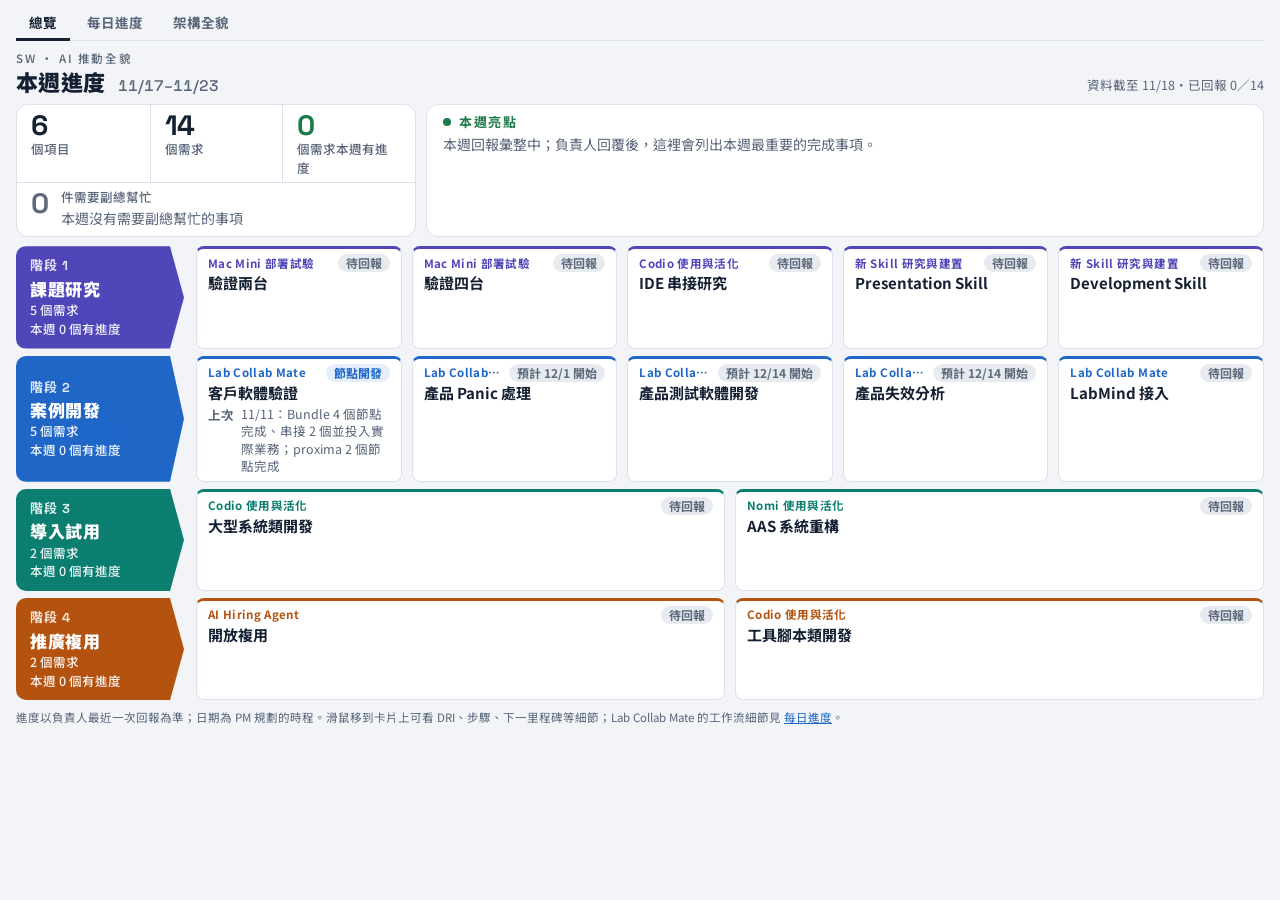
<file: work/2026-11-17_overview-redesign/outputs/alt/index-swimlane.html>
<!doctype html>
<html lang="zh-Hant">
<head>
<meta charset="utf-8">
<meta name="viewport" content="width=device-width,initial-scale=1,viewport-fit=cover">
<meta name="robots" content="noindex,nofollow">
<title>SW AI 推動全貌</title>
<link rel="preconnect" href="https://fonts.googleapis.com">
<link rel="preconnect" href="https://fonts.gstatic.com" crossorigin>
<link rel="stylesheet" href="https://fonts.googleapis.com/css2?family=Noto+Sans+TC:wght@400;500;700;900&family=Space+Grotesk:wght@500;700&display=swap">
<style>
/* 版面概念：成熟度泳道。由上往下四條泳道＝① 課題研究 → ② 案例開發 → ③ 導入試用 → ④ 推廣複用；
   每條泳道左側是箭頭形的模塊標籤（標籤之間以 ↓ 串連），需求卡片在泳道內橫排，同泳道等高。
   頂部：左＝本週摘要（四個數字＋需要副總幫忙的事），右＝本週亮點（項目・需求：亮點）。
   四個模塊各一個色相，依路線由冷到暖（靛 → 藍 → 青 → 琥珀）；語意色（完成綠、求助紅）與模塊色分開。 */
:root{
  --bg:#F2F4F8; --surface:#FFFFFF; --sunk:#E9EDF3; --fg:#162033; --muted:#596579; --line:#DCE2EB;
  --ok:#1D7A4B; --ok-soft:#E1F2E8; --bad:#B42318; --bad-soft:#FCE8E6; --idle:#5F6B7C; --idle-soft:#E7EBF0;
  --l1:#4F46B8; --l1s:#ECEBFA; --l2:#1F66C7; --l2s:#E5EEFB; --l3:#0B7E70; --l3s:#E0F3F0; --l4:#B4530F; --l4s:#FBEDE2;
  --on-lane:#FFFFFF;
  --f-body:"Noto Sans TC","PingFang TC","Microsoft JhengHei","Heiti TC",system-ui,sans-serif;
  --f-num:"Space Grotesk","Noto Sans TC",ui-sans-serif,system-ui,sans-serif;
}
@media (prefers-color-scheme: dark){:root:not([data-theme="light"]){
  --bg:#0F141C; --surface:#18202B; --sunk:#131A23; --fg:#E7ECF3; --muted:#9AA6B6; --line:#2A3443;
  --ok:#5CCB8E; --ok-soft:#163427; --bad:#FF8A80; --bad-soft:#3D1C1A; --idle:#A6B1BF; --idle-soft:#242E3B;
  --l1:#A49BF2; --l1s:#24214A; --l2:#73A9F2; --l2s:#17263D; --l3:#52C7B4; --l3s:#112E2A; --l4:#F0A466; --l4s:#3A2516;
  --on-lane:#0F141C;
  color-scheme:dark}}
:root[data-theme="dark"]{
  --bg:#0F141C; --surface:#18202B; --sunk:#131A23; --fg:#E7ECF3; --muted:#9AA6B6; --line:#2A3443;
  --ok:#5CCB8E; --ok-soft:#163427; --bad:#FF8A80; --bad-soft:#3D1C1A; --idle:#A6B1BF; --idle-soft:#242E3B;
  --l1:#A49BF2; --l1s:#24214A; --l2:#73A9F2; --l2s:#17263D; --l3:#52C7B4; --l3s:#112E2A; --l4:#F0A466; --l4s:#3A2516;
  --on-lane:#0F141C;
  color-scheme:dark}
*{box-sizing:border-box}
[hidden]{display:none!important}
:root{padding-top:env(safe-area-inset-top,0px);padding-bottom:env(safe-area-inset-bottom,0px)}
body{margin:0;background:var(--bg);color:var(--fg);font-family:var(--f-body);font-size:14px;line-height:1.5}
.page{max-width:1600px;margin:0 auto;padding-block:12px 14px;padding-left:max(16px,env(safe-area-inset-left,0px));padding-right:max(16px,env(safe-area-inset-right,0px));display:flex;flex-direction:column;gap:12px}
h1,h2,h3,h4{margin:0;text-wrap:balance}
.num{font-family:var(--f-num);font-variant-numeric:tabular-nums}
.dim{color:var(--muted)}

/* 分頁 */
.tabs{display:flex;gap:4px;border-bottom:1px solid var(--line)}
.tabs a{font-size:13.5px;font-weight:700;color:var(--muted);text-decoration:none;padding:6px 13px;border-bottom:3px solid transparent;margin-bottom:-1px}
.tabs a:hover{color:var(--fg)}
.tabs a[aria-current="page"]{color:var(--fg);border-bottom-color:var(--fg)}
.tabs a:focus-visible{outline:2px solid var(--l2);outline-offset:2px;border-radius:4px}

/* 標題列 */
.titlebar{display:flex;justify-content:space-between;align-items:flex-end;gap:8px 20px;flex-wrap:wrap}
.eyebrow{font-size:11.5px;letter-spacing:.14em;color:var(--muted);font-weight:500}
h1{font-size:26px;line-height:1.2;font-weight:900;letter-spacing:.02em}
h1 .num{font-size:.7em;color:var(--muted);font-weight:500;margin-left:12px;letter-spacing:0}
.asof{font-size:12.5px;color:var(--muted)}

/* 頂部：本週摘要｜本週亮點 */
.top{display:grid;grid-template-columns:minmax(400px,32%) minmax(0,1fr);gap:12px}
.sum{background:var(--surface);border:1px solid var(--line);border-radius:12px;display:flex;flex-direction:column;overflow:hidden}
.figs{display:grid;grid-template-columns:repeat(3,minmax(0,1fr))}
.fig{padding:10px 16px 9px;display:flex;flex-direction:column;gap:1px}
.fig + .fig{border-left:1px solid var(--line)}
.fig b{font-family:var(--f-num);font-size:34px;font-weight:700;line-height:1;letter-spacing:-.01em}
.fig span{font-size:12.5px;color:var(--muted);font-weight:500}
.fig.go b{color:var(--ok)}
.help{flex:1;border-top:1px solid var(--line);padding:9px 16px 10px;display:flex;gap:12px;align-items:flex-start}
.help b.n{font-family:var(--f-num);font-size:34px;font-weight:700;line-height:1;color:var(--idle)}
.help.on{background:var(--bad-soft)}
.help.on b.n{color:var(--bad)}
.help .t{font-size:12.5px;color:var(--muted);font-weight:500;line-height:1.35}
.help.on .t{color:var(--bad);font-weight:700}
.help .d{font-size:14px;line-height:1.5;margin-top:2px}
.hl{background:var(--surface);border:1px solid var(--line);border-radius:12px;padding:10px 18px 12px;min-width:0}
.hl h2{font-size:13px;font-weight:700;letter-spacing:.12em;color:var(--ok);margin-bottom:6px;display:flex;align-items:center;gap:8px}
.hl h2::before{content:"";width:8px;height:8px;border-radius:50%;background:var(--ok)}
.hl ul{list-style:none;margin:0;padding:0;display:grid;grid-template-columns:repeat(2,minmax(0,1fr));gap:8px 28px}
.hl li{font-size:15.5px;font-weight:700;line-height:1.45;padding-left:22px;position:relative}
.hl li::before{content:"✓";position:absolute;left:0;top:0;color:var(--ok)}
.hl li .p{color:var(--lc,var(--l2))}
.hl .empty{font-size:14px;color:var(--muted)}

/* 泳道 */
.lanes{display:flex;flex-direction:column;gap:10px}
.lane{display:grid;grid-template-columns:168px minmax(0,1fr);gap:12px;align-items:stretch;--lc:var(--l1);--ls:var(--l1s)}
.lane[data-m="2"]{--lc:var(--l2);--ls:var(--l2s)}
.lane[data-m="3"]{--lc:var(--l3);--ls:var(--l3s)}
.lane[data-m="4"]{--lc:var(--l4);--ls:var(--l4s)}
.tag{position:relative;background:var(--lc);color:var(--on-lane);border-radius:10px 0 0 10px;padding:10px 26px 10px 14px;display:flex;flex-direction:column;justify-content:center;gap:2px;clip-path:polygon(0 0,calc(100% - 14px) 0,100% 50%,calc(100% - 14px) 100%,0 100%)}
.tag .no{font-family:var(--f-num);font-size:13px;font-weight:700;opacity:.85;letter-spacing:.08em}
.tag h3{font-size:19px;font-weight:900;letter-spacing:.04em;line-height:1.25}
.tag span{font-size:12.5px;font-weight:500;opacity:.92}
.cards{display:grid;grid-template-columns:repeat(5,minmax(0,1fr));gap:10px;min-width:0}
.cards.n2{grid-template-columns:repeat(2,minmax(0,1fr))}
.card{background:var(--surface);border:1px solid var(--line);border-top:3px solid var(--lc);border-radius:8px;padding:7px 12px 8px;display:flex;flex-direction:column;gap:2px;min-width:0}
.ch{display:flex;align-items:center;justify-content:space-between;gap:8px;min-width:0}
.cp{font-size:11.5px;font-weight:700;color:var(--lc);letter-spacing:.03em;white-space:nowrap;overflow:hidden;text-overflow:ellipsis;min-width:0}
.cn{font-size:15px;font-weight:700;line-height:1.35}
.pill{font-size:12px;font-weight:700;padding:0 8px;border-radius:999px;white-space:nowrap;color:var(--lc);background:var(--ls)}
.pill.idle{color:var(--idle);background:var(--idle-soft)}
.pill.ok{color:var(--ok);background:var(--ok-soft)}
.ln{font-size:13.5px;line-height:1.45;display:grid;grid-template-columns:2.6em minmax(0,1fr);margin-top:1px}
.ln .k{font-weight:700;font-size:12.5px;padding-top:1px}
.ln.done .k{color:var(--ok)}
.ln.next{color:var(--muted)}
.ln.next > span:last-child{white-space:nowrap;overflow:hidden;text-overflow:ellipsis}
.ln.next .k{color:var(--lc)}
.ln.concl{font-weight:700}
.ln.concl .k{color:var(--lc)}
.ln small{color:var(--muted);font-weight:400}
.ln.last{color:var(--muted);font-size:12.5px}

footer{font-size:11.5px;color:var(--muted)}
footer a{color:var(--l2)}

/* 矮螢幕（如筆電 1440×900）再壓縮，維持單屏 */
@media (min-width:1101px) and (max-height:960px){
  .page{gap:9px;padding-block:6px 8px}
  h1{font-size:22px}
  .fig{padding:6px 14px 5px}
  .fig b,.help b.n{font-size:28px}
  .help{padding:6px 14px 7px}
  .hl{padding:7px 16px 8px}
  .hl h2{margin-bottom:3px}
  .hl li{font-size:14.5px;line-height:1.38}
  .hl ul{gap:4px 24px}
  .lanes{gap:7px}
  .top{gap:10px}
  .card{padding:5px 11px 6px;gap:1px}
  .ln{font-size:13px;line-height:1.4}
  .tag h3{font-size:17px}
}

/* 平板以下：泳道標籤移到上方、卡片兩欄；手機一欄 */
@media (max-width:1100px){
  .top{grid-template-columns:1fr}
  .lane{grid-template-columns:1fr;gap:8px}
  .tag{border-radius:10px;clip-path:none;flex-direction:row;align-items:baseline;gap:10px;padding:8px 14px}
  .cards,.cards.n2{grid-template-columns:repeat(2,minmax(0,1fr))}
}
@media (max-width:640px){
  .cards,.cards.n2{grid-template-columns:1fr}
  .hl ul{grid-template-columns:1fr}
  .figs .fig b{font-size:28px}
}
@media (prefers-reduced-motion:no-preference){.card{transition:box-shadow .15s}.card:hover{box-shadow:0 2px 10px rgba(16,24,40,.08)}}
</style>
</head>
<body>
<div class="page">
  <nav class="tabs" aria-label="頁面"><a href="./" aria-current="page">總覽</a><a href="daily.html">每日進度</a><a href="arch.html">架構全貌</a></nav>
  <div class="titlebar">
    <div><div class="eyebrow">SW ・ AI 推動全貌</div><h1 id="h1">本週進度</h1></div>
    <div class="asof" id="asof"></div>
  </div>
  <div class="top">
    <section class="sum" aria-label="本週摘要"><div class="figs" id="figs"></div><div class="help" id="help"></div></section>
    <section class="hl" aria-labelledby="hlh"><h2 id="hlh">本週亮點</h2><div id="hl"></div></section>
  </div>
  <main class="lanes" id="lanes" aria-label="四大模塊"></main>
  <footer>進度以負責人最近一次回報為準；日期為 PM 規劃的時程。滑鼠移到卡片上可看 DRI、步驟、下一里程碑等細節；Lab Collab Mate 的工作流細節見 <a href="daily.html">每日進度</a>。</footer>
</div>
<script>
/* ===== 資料（每週由 PM 依負責人訊息回覆更新） =====
   WEEK：本週週次；ASOF：資料截至（手動設定，頁面所有時間計算以它為準，不隨瀏覽當天變動）。
   MODULES：四大模塊，依成熟度路線排列；col＝第幾欄（0–2）。需求依 proj（項目）分小組。
   需求欄位：
     type   deliver＝交付型（照步驟做出東西）／research＝研究型（回答問題）／promo＝推廣型（讓更多人用）
     steps  交付型的時程步驟（短名稱）；null＝步驟待定
     start  尚未開始時的預計開始日
     sub    某個步驟底下的子階段 {at:步驟索引, items:[...]}（例：Skill 的「建置」含技能本身的各階段）
     ms     PM 規劃的里程碑 [日期, 名稱]
     rel    與其他需求的關聯
     nums   推廣型要問的數字名稱
     rep    本週回報：{now:步驟索引或索引陣列（-1＝尚未開始）, subDone:子階段完成數, subs:[[子項,步驟索引]],
                       done:[...], next:[...], hl:[done 裡要放進「本週亮點」的索引], help:"", conclusion:"", nums:{...}}；null＝待回報
     last   最近一次的已知狀態（本週尚未回報時顯示）：{date, now, subs, text} */
const WEEK = {from:"2026-11-17", to:"2026-11-23"};
const ASOF = "2026-11-18";

const WF = ["設計規劃","節點開發","首次跑通","五次跑通","用戶驗收","上線"];
const SKILL = ["現況調研","技能設計","建置","實測驗證","推廣接入"];

const MODULES = [
  {no:"①", name:"課題研究", col:0, reqs:[
    {proj:"Mac Mini 部署試驗", name:"驗證兩台", type:"research", dri:null, q:"可穩定運行的模型上限", rep:null},
    {proj:"Mac Mini 部署試驗", name:"驗證四台", type:"research", dri:null, q:"模型上限與 Hiring Agent 端到端結果", rel:"以 AI Hiring Agent 驗證", rep:null},
    {proj:"Codio 使用與活化", name:"IDE 串接研究", type:"research", dri:null, q:"從 IDE 使用 Codio 與直接使用的差異", rep:null},
    {proj:"新 Skill 研究與建置", name:"Presentation Skill", type:"deliver", dri:null, steps:SKILL, rel:"之後接上 Nomi",
     sub:{at:2, items:["目標／對象／架構／內容梳理","風格與排版","品管與檢查驗證"]}, rep:null},
    {proj:"新 Skill 研究與建置", name:"Development Skill", type:"deliver", dri:null, steps:SKILL, rel:"由 Codio 執行，InvestGo 驗證",
     sub:{at:2, items:["需求梳理","SRS","原型設計","開發設計文檔","程式碼生成校正","上線運維","測試用例生成"]}, rep:null}
  ]},
  {no:"②", name:"案例開發", col:1, reqs:[
    {proj:"Lab Collab Mate", name:"客戶軟體驗證", type:"deliver", dri:"Simon、Gary、景棠、熙宁", steps:WF,
     ms:[["2026-11-18","Bundle 首次跑通"],["2026-11-20","proxima 首次跑通"],["2026-11-25","Bundle 五次跑通"],["2026-11-27","proxima 五次跑通、EFI 首次跑通"],["2026-12-02","EFI 五次跑通"],["2026-12-11","正式上線"]],
     rep:null,
     last:{date:"2026-11-11", now:1, subs:[["Bundle",1],["proxima",1],["EFI",-1]],
           text:"Bundle 4 個節點完成、串接 2 個並投入實際業務；proxima 2 個節點完成"}},
    {proj:"Lab Collab Mate", name:"產品 Panic 處理", type:"deliver", dri:"Simon、Gary、熙宁", steps:WF, start:"2026-12-01",
     ms:[["2026-11-27","串口方案定案"],["2026-12-01","開始工具開發與串連"],["2026-12-11","首次跑通"],["2026-12-18","五次跑通"],["2027-01-08","正式上線"]],
     rep:null, last:{date:"2026-11-11", now:-1}},
    {proj:"Lab Collab Mate", name:"產品測試軟體開發", type:"deliver", dri:"熙宁", steps:WF, start:"2026-12-14", rel:"調研 Codio 融入工作流",
     ms:[["2026-12-14","開始調研"],["2027-01-08","給出時程"]], rep:null, last:{date:"2026-11-11", now:-1}},
    {proj:"Lab Collab Mate", name:"產品失效分析", type:"deliver", dri:"万峰、景棠", steps:WF, start:"2026-12-14", rel:"調研 AI FA 融入工作流",
     ms:[["2026-12-14","開始調研"],["2027-01-08","給出時程"]], rep:null, last:{date:"2026-11-11", now:-1}},
    {proj:"Lab Collab Mate", name:"LabMind 接入", type:"deliver", dri:null, steps:["架構研究","適配設計","資源評估與準備","正式串連測試","用戶 Try Run"],
     ms:[["2026-11-16","開始架構研究"],["2026-12-07","適配設計、資源評估與準備同時開始"],["2026-12-11","和 LabMind 團隊定案方案 A／B"],["2027-01-08","部署方案提案會"]],
     rep:null}
  ]},
  {no:"③", name:"導入試用", col:2, reqs:[
    {proj:"Codio 使用與活化", name:"大型系統類開發", type:"promo", dri:null, rel:"與 Development Skill 共用 InvestGo 驗證", rep:null},
    {proj:"Nomi 使用與活化", name:"AAS 系統重構", type:"deliver", dri:null, steps:null, desc:"xTrack 重構為 Xylon", rep:null}
  ]},
  {no:"④", name:"推廣複用", col:2, reqs:[
    {proj:"AI Hiring Agent", name:"開放複用", type:"promo", dri:null, nums:["尋求","申請","已上線"], numUnit:"單位", rep:null},
    {proj:"Codio 使用與活化", name:"工具腳本類開發", type:"promo", dri:null, rep:null}
  ]}
];

/* ===== 計算與呈現 ===== */
const $ = id => document.getElementById(id);
const esc = s => String(s ?? "").replace(/[&<>"]/g, c => ({"&":"&amp;","<":"&lt;",">":"&gt;",'"':"&quot;"}[c]));
const dn = s => Date.UTC(+s.slice(0,4), +s.slice(5,7)-1, +s.slice(8,10)) / 864e5;
const md = s => `${+s.slice(5,7)}/${+s.slice(8,10)}`;
const BASE = dn(ASOF);
const REQS = MODULES.flatMap(m => m.reqs);
const reported = REQS.filter(r => r.rep);
const helps = reported.filter(r => r.rep.help);
const hasDone = r => r.rep && (r.rep.done || []).length > 0;
const progressed = REQS.filter(hasDone).length;
const projCount = new Set(REQS.map(r => r.proj)).size;
const laneOf = r => MODULES.findIndex(m => m.reqs.includes(r)) + 1;

/* 標題與本週摘要 */
$("h1").innerHTML = `本週進度<span class="num">${md(WEEK.from)}–${md(WEEK.to)}</span>`;
$("asof").textContent = `資料截至 ${md(ASOF)}・已回報 ${reported.length}／${REQS.length}`;
$("figs").innerHTML =
  `<div class="fig"><b>${projCount}</b><span>個項目</span></div>` +
  `<div class="fig"><b>${REQS.length}</b><span>個需求</span></div>` +
  `<div class="fig go"><b>${progressed}</b><span>個需求本週有進度</span></div>`;
$("help").className = "help" + (helps.length ? " on" : "");
$("help").innerHTML = `<b class="n">${helps.length}</b><div><div class="t">件需要副總幫忙</div>${helps.length
  ? helps.map(r => `<div class="d"><b>${esc(r.name)}</b>：${esc(r.rep.help)}</div>`).join("")
  : `<div class="d dim">本週沒有需要副總幫忙的事項</div>`}</div>`;

/* 本週亮點：「項目・需求：進度亮點」，一行寫不完換第二行。回報中標記 hl 的完成事項；沒標記時取各需求第一件，最多 6 件 */
let hls = reported.flatMap(r => (r.rep.hl || []).map(i => [r.rep.done[i], r]));
if (!hls.length) hls = reported.filter(hasDone).map(r => [r.rep.done[0], r]);
hls = hls.slice(0, 6);
$("hl").innerHTML = hls.length
  ? `<ul>${hls.map(([t, r]) => `<li style="--lc:var(--l${laneOf(r)})"><span class="p">${esc(r.proj)}・${esc(r.name)}</span>：${esc(t)}</li>`).join("")}</ul>`
  : `<div class="empty">本週回報彙整中；負責人回覆後，這裡會列出本週最重要的完成事項。</div>`;

/* 狀態標籤：一個詞說清楚現在在哪 */
const nowSet = v => new Set([].concat(v ?? []));
function pill(r){
  const src = r.rep || r.last;
  if (r.type === "deliver") {
    if (!r.steps) return ["idle", r.rep ? "步驟待定" : "待回報"];
    const now = src ? src.now : null;
    if (now == null) return ["idle", "待回報"];
    const set = nowSet(now), started = [...set].some(i => i >= 0);
    if (!started) return ["idle", r.start ? `預計 ${md(r.start)} 開始` : "尚未開始"];
    if (r.sub && set.has(r.sub.at)) return ["", `${r.steps[r.sub.at]}・${src.subDone || 0} 個子階段完成`];
    return ["", [...set].filter(i => i >= 0).map(i => r.steps[i]).join("、")];
  }
  if (r.type === "research") return r.rep ? (r.rep.conclusion ? ["ok", "已有結論"] : ["", "測試中"]) : ["idle", "待回報"];
  if (r.nums) return r.rep && r.rep.nums ? ["", r.nums.map(n => `${n} ${r.rep.nums[n] ?? "–"}`).join("・")] : ["idle", "待回報"];
  return r.rep ? ["", "推廣中"] : ["idle", "待回報"];
}
/* 滑鼠提示：DRI、關聯、步驟、子項狀態、下一里程碑 */
function tip(r){
  const src = r.rep || r.last, t = [`DRI：${r.dri || "待補"}`];
  if (r.rel) t.push(`關聯：${r.rel}`);
  if (r.steps) t.push(`步驟：${r.steps.join(" → ")}`);
  if (r.sub) t.push(`${r.steps[r.sub.at]}的子階段：${r.sub.items.join("、")}`);
  if (src && src.subs) t.push(src.subs.map(([n, i]) => `${n}：${i >= 0 ? r.steps[i] : "未開始"}`).join("；") + (r.rep ? "" : `（${md(src.date)} 回報）`));
  const m = (r.ms || []).find(x => dn(x[0]) >= BASE); if (m) t.push(`下一里程碑：${md(m[0])} ${m[1]}`);
  if (r.type === "research") t.push(`要回答：${r.q}`);
  if (r.desc) t.push(r.desc);
  return t.join("\n");
}
function cardHTML(r){
  const [cls, word] = pill(r);
  let rows = "";
  if (r.rep && r.rep.conclusion) rows += `<div class="ln concl"><span class="k">結論</span><span>${esc(r.rep.conclusion)}</span></div>`;
  if (r.rep) {
    const ln = (arr, c, k) => `<div class="ln ${c}"${c === "next" && arr && arr.length ? ` title="下週：${esc(arr.join("；"))}"` : ""}><span class="k">${k}</span><span>${arr && arr.length ? esc(arr[0]) + (arr.length > 1 ? `<small>　等 ${arr.length} 件</small>` : "") : `<span class="dim">—</span>`}</span></div>`;
    rows += ln(r.rep.done, "done", "本週") + ln(r.rep.next, "next", "下週");
  } else if (r.last && r.last.text) {
    rows += `<div class="ln last"><span class="k">上次</span><span>${md(r.last.date)}：${esc(r.last.text)}</span></div>`;
  }
  return `<article class="card" title="${esc(tip(r))}"><div class="ch"><span class="cp">${esc(r.proj)}</span><span class="pill ${cls}">${esc(word)}</span></div><h4 class="cn">${esc(r.name)}</h4>${rows}</article>`;
}
function laneHTML(m, i){
  const n = m.reqs.filter(hasDone).length;
  return `<section class="lane" data-m="${i + 1}" aria-label="${esc(m.name)}">
    <div class="tag"><span class="no">階段 ${i + 1}</span><h3>${esc(m.name)}</h3><span>${m.reqs.length} 個需求<br>本週 ${n} 個有進度</span></div>
    <div class="cards${m.reqs.length <= 2 ? " n2" : ""}">${m.reqs.map(cardHTML).join("")}</div></section>`;
}
$("lanes").innerHTML = MODULES.map(laneHTML).join("");
</script>
</body>
</html>
</file>
